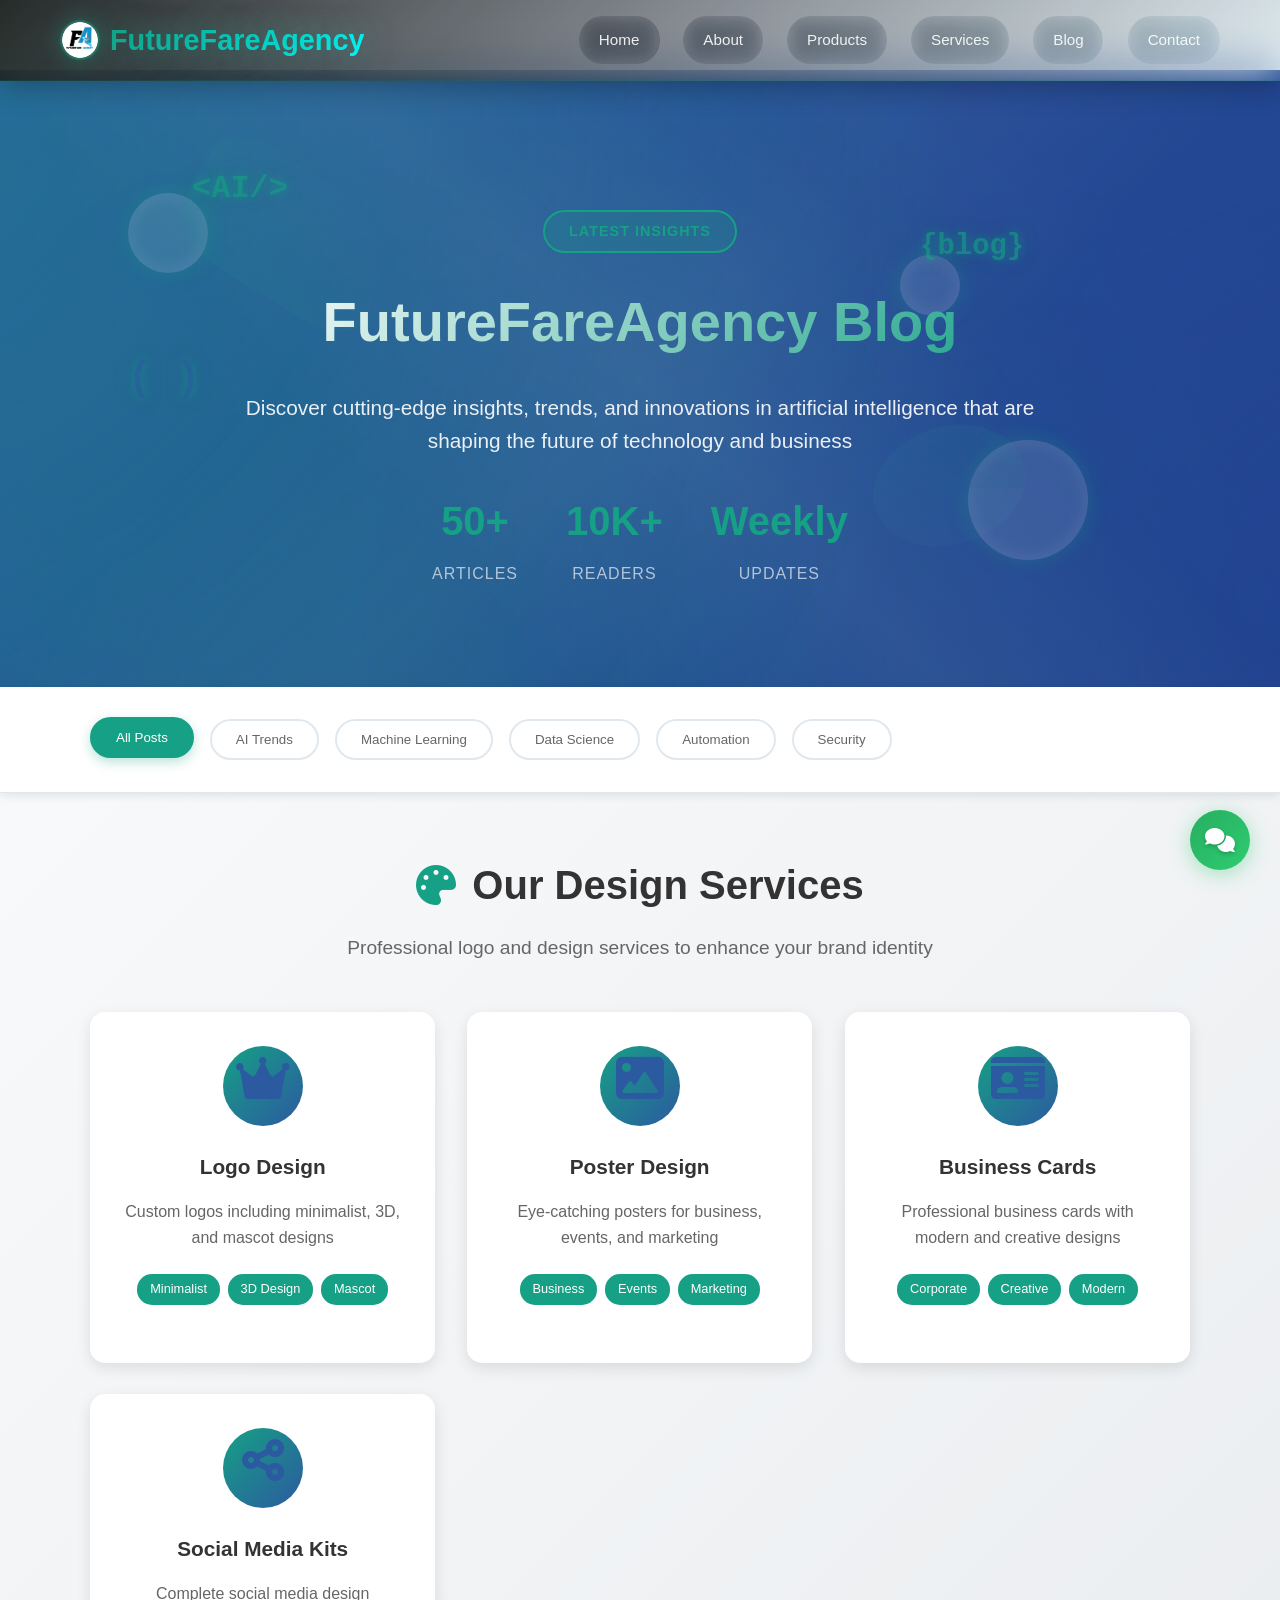
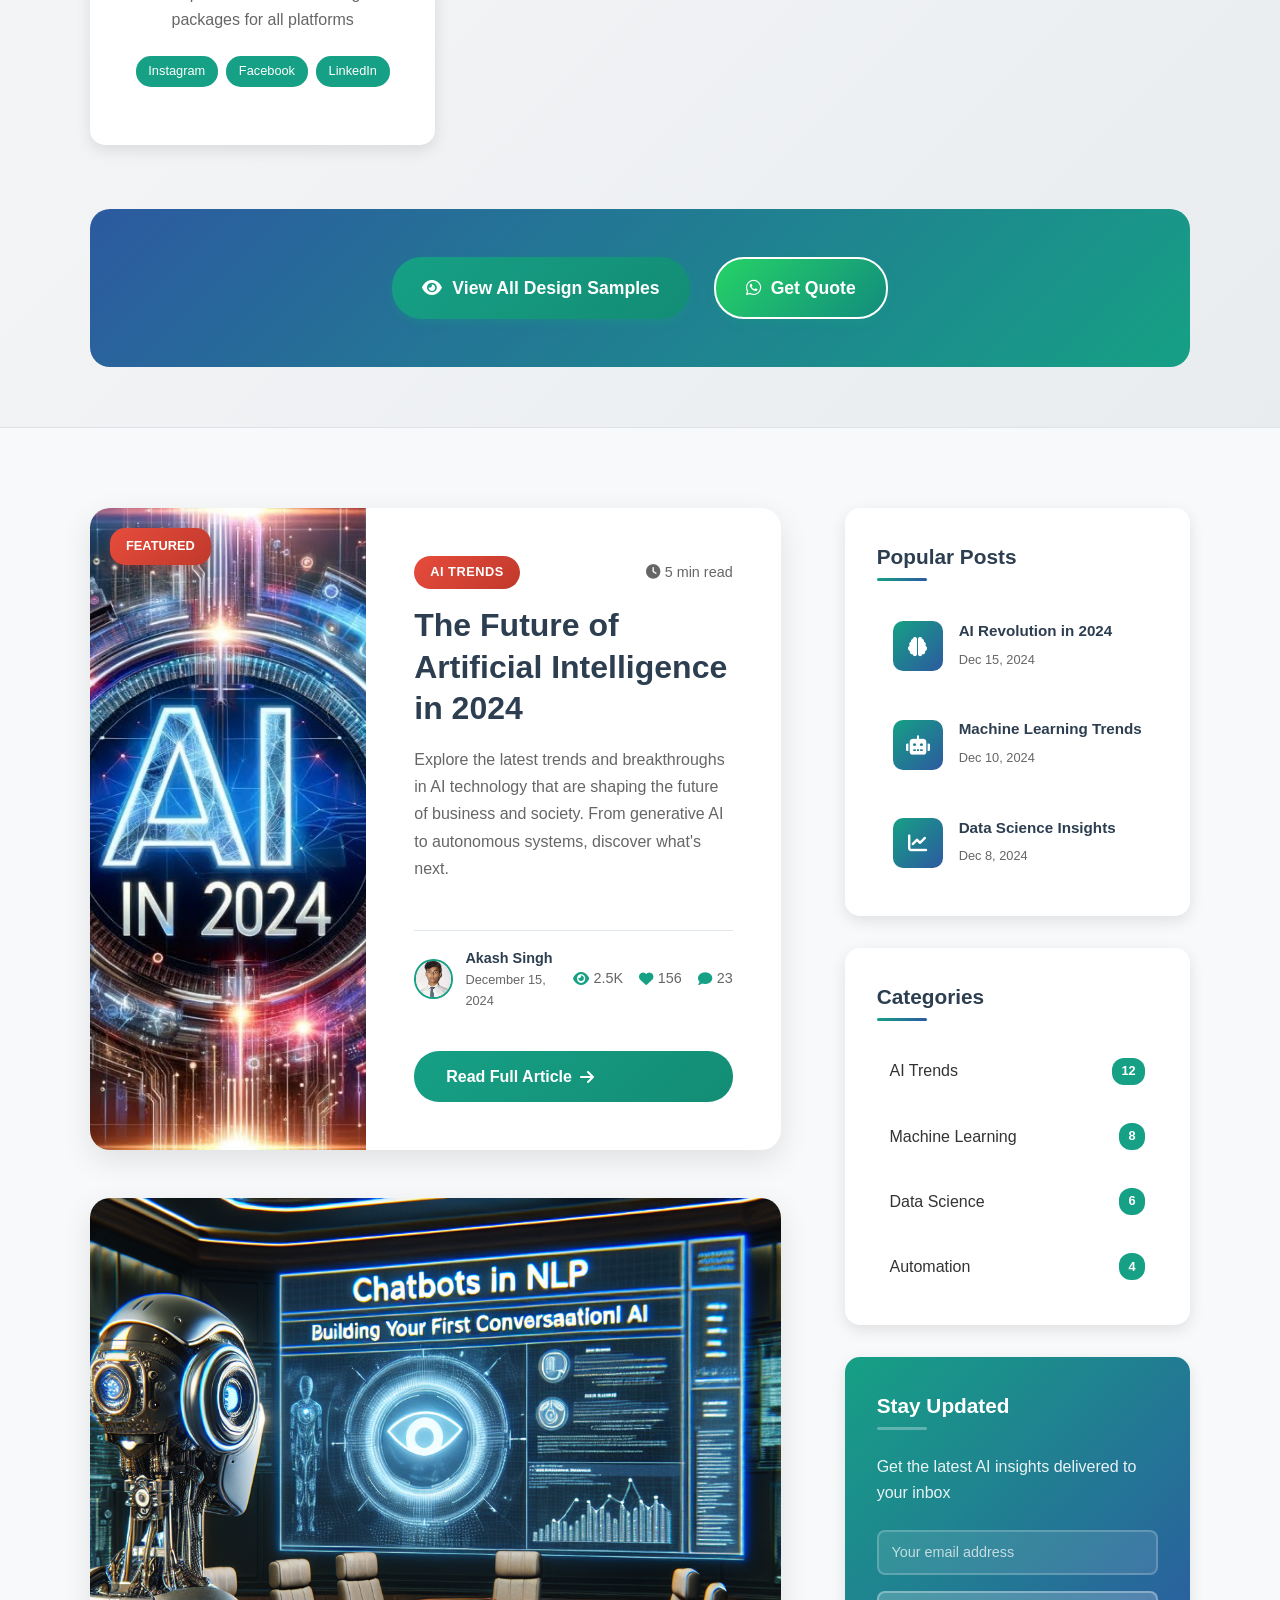
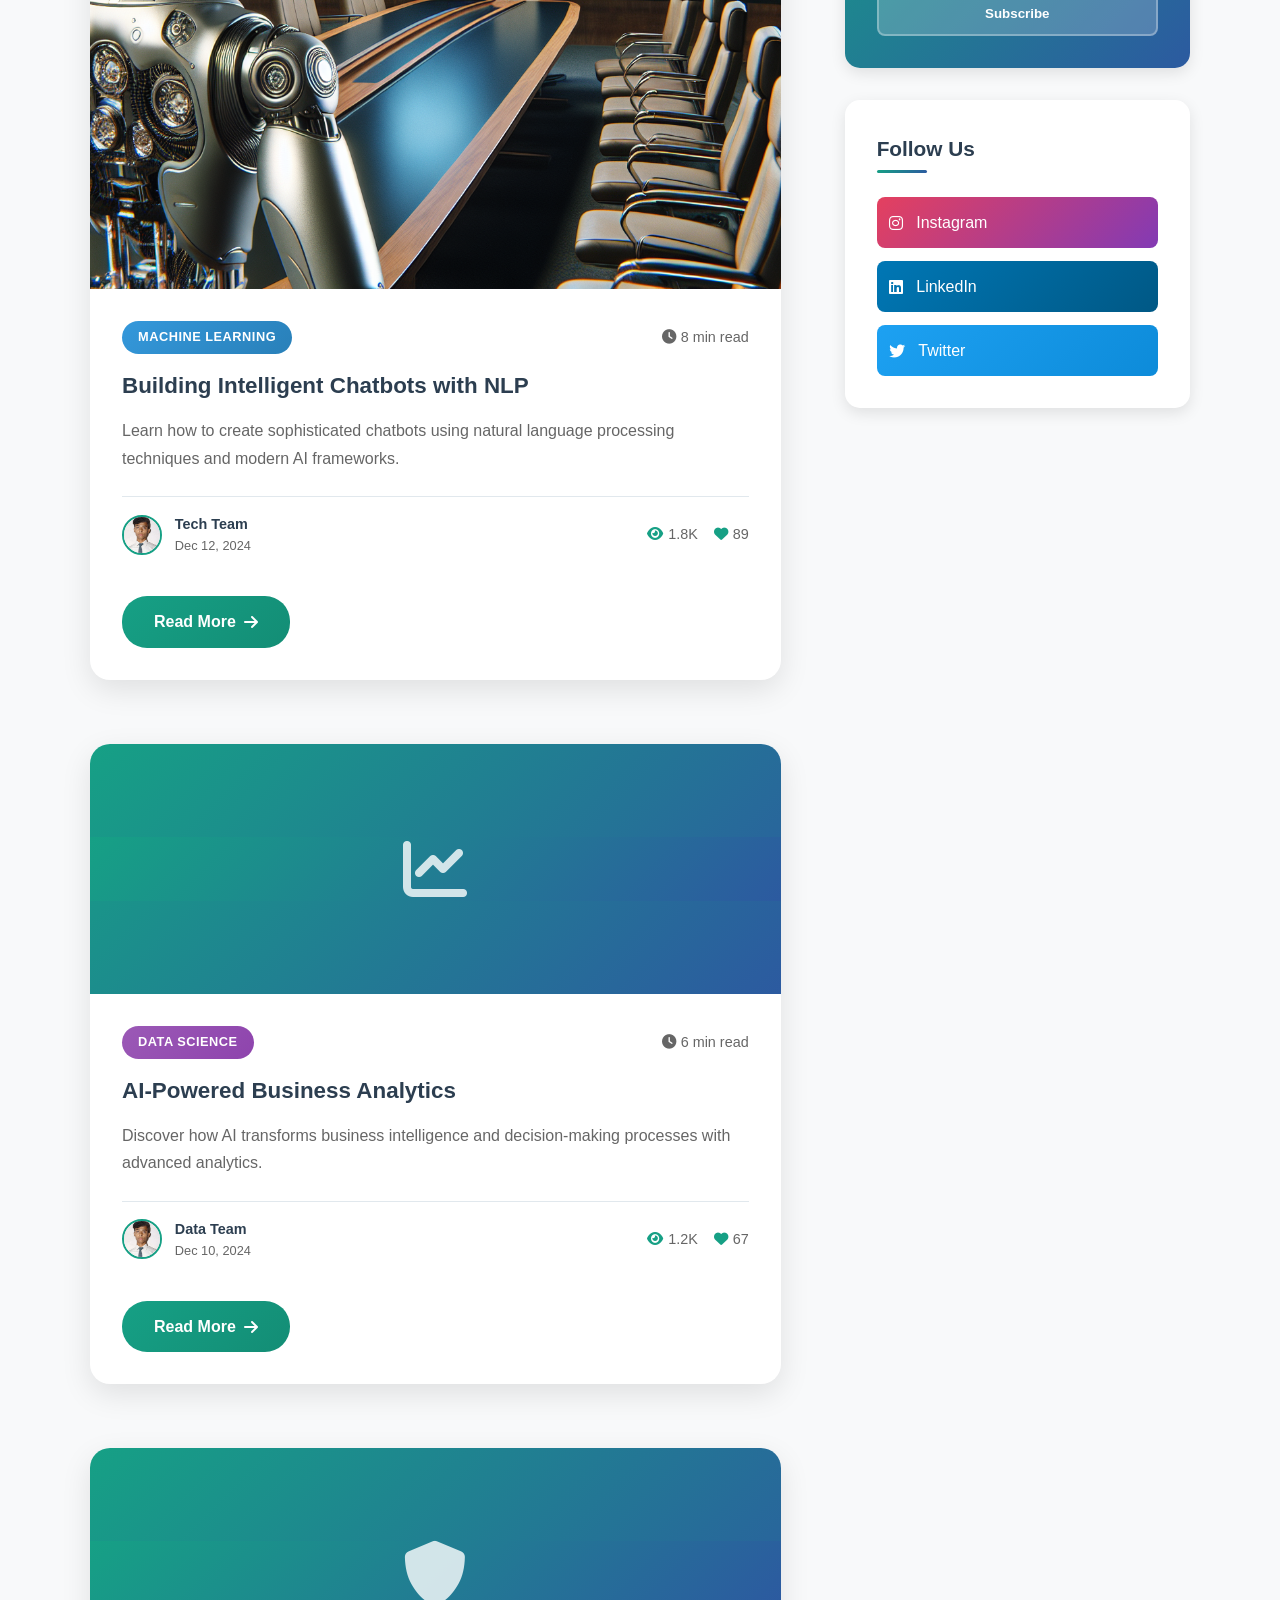
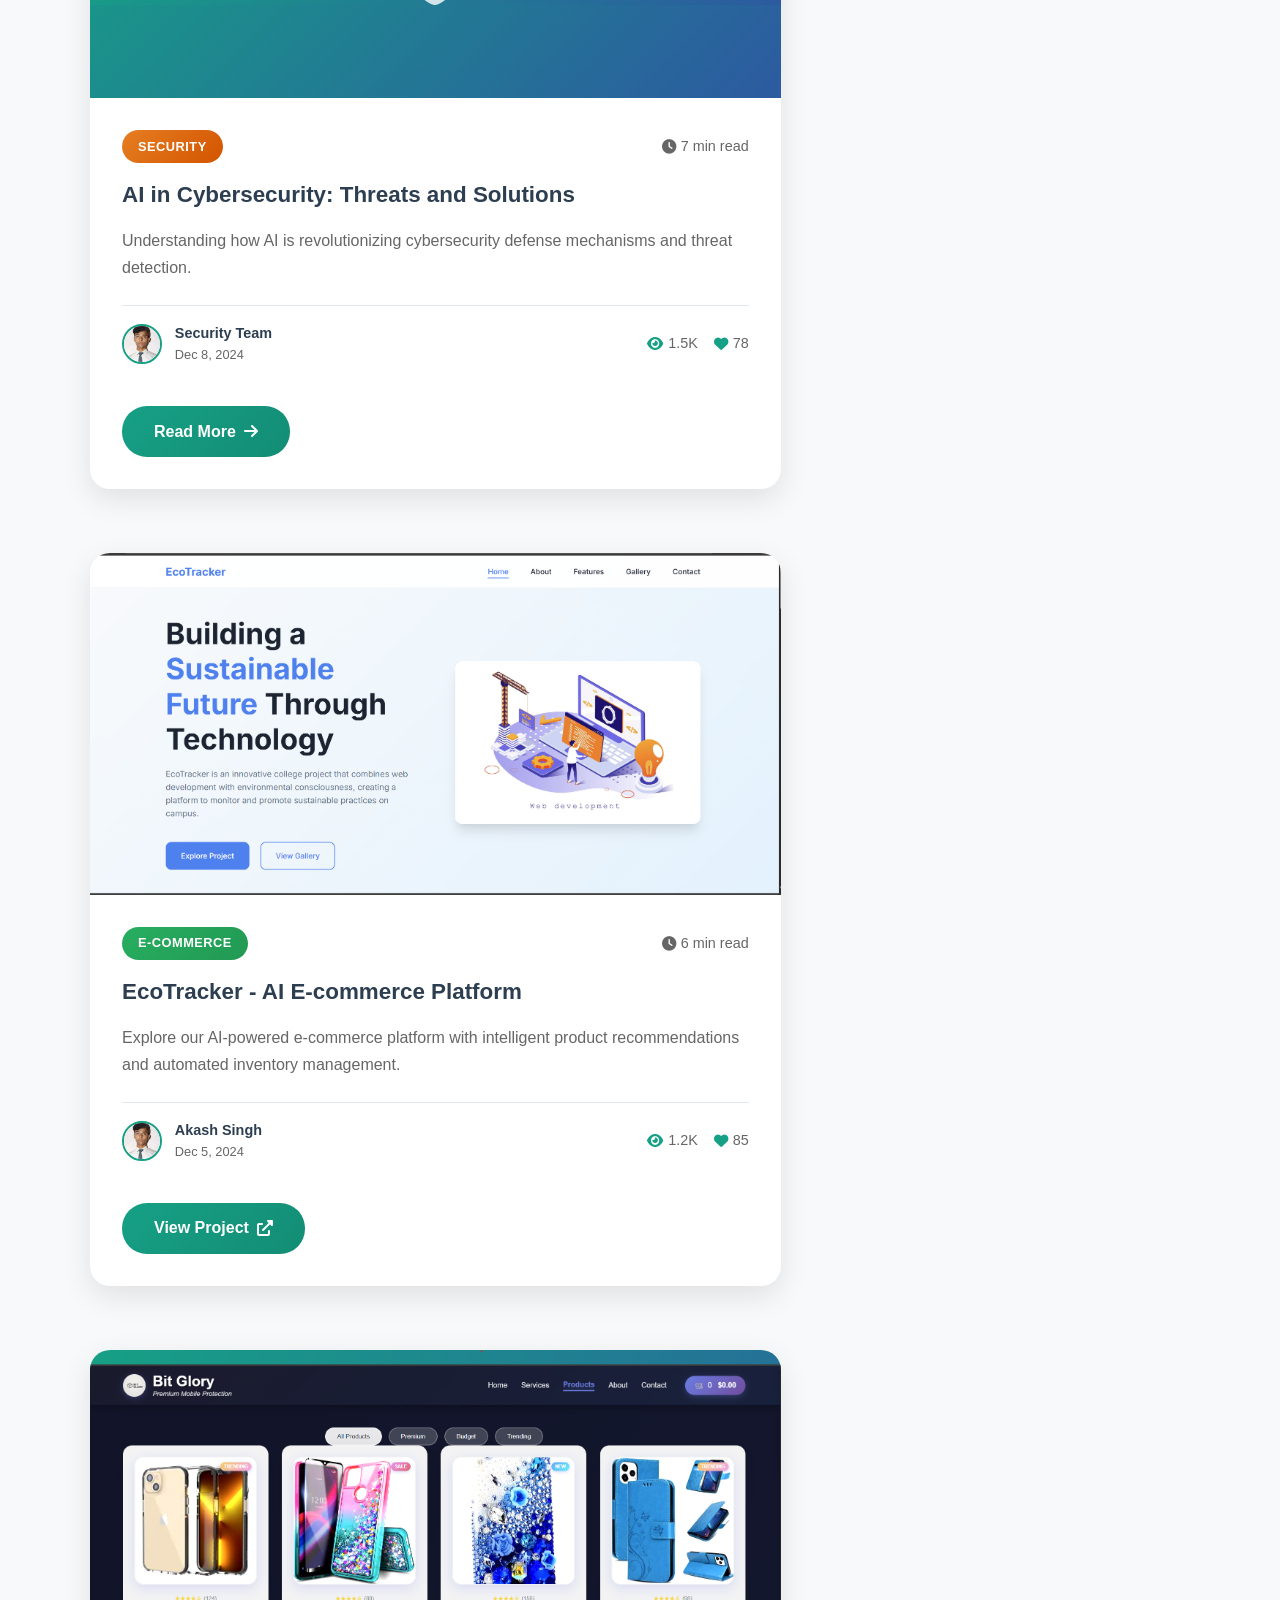
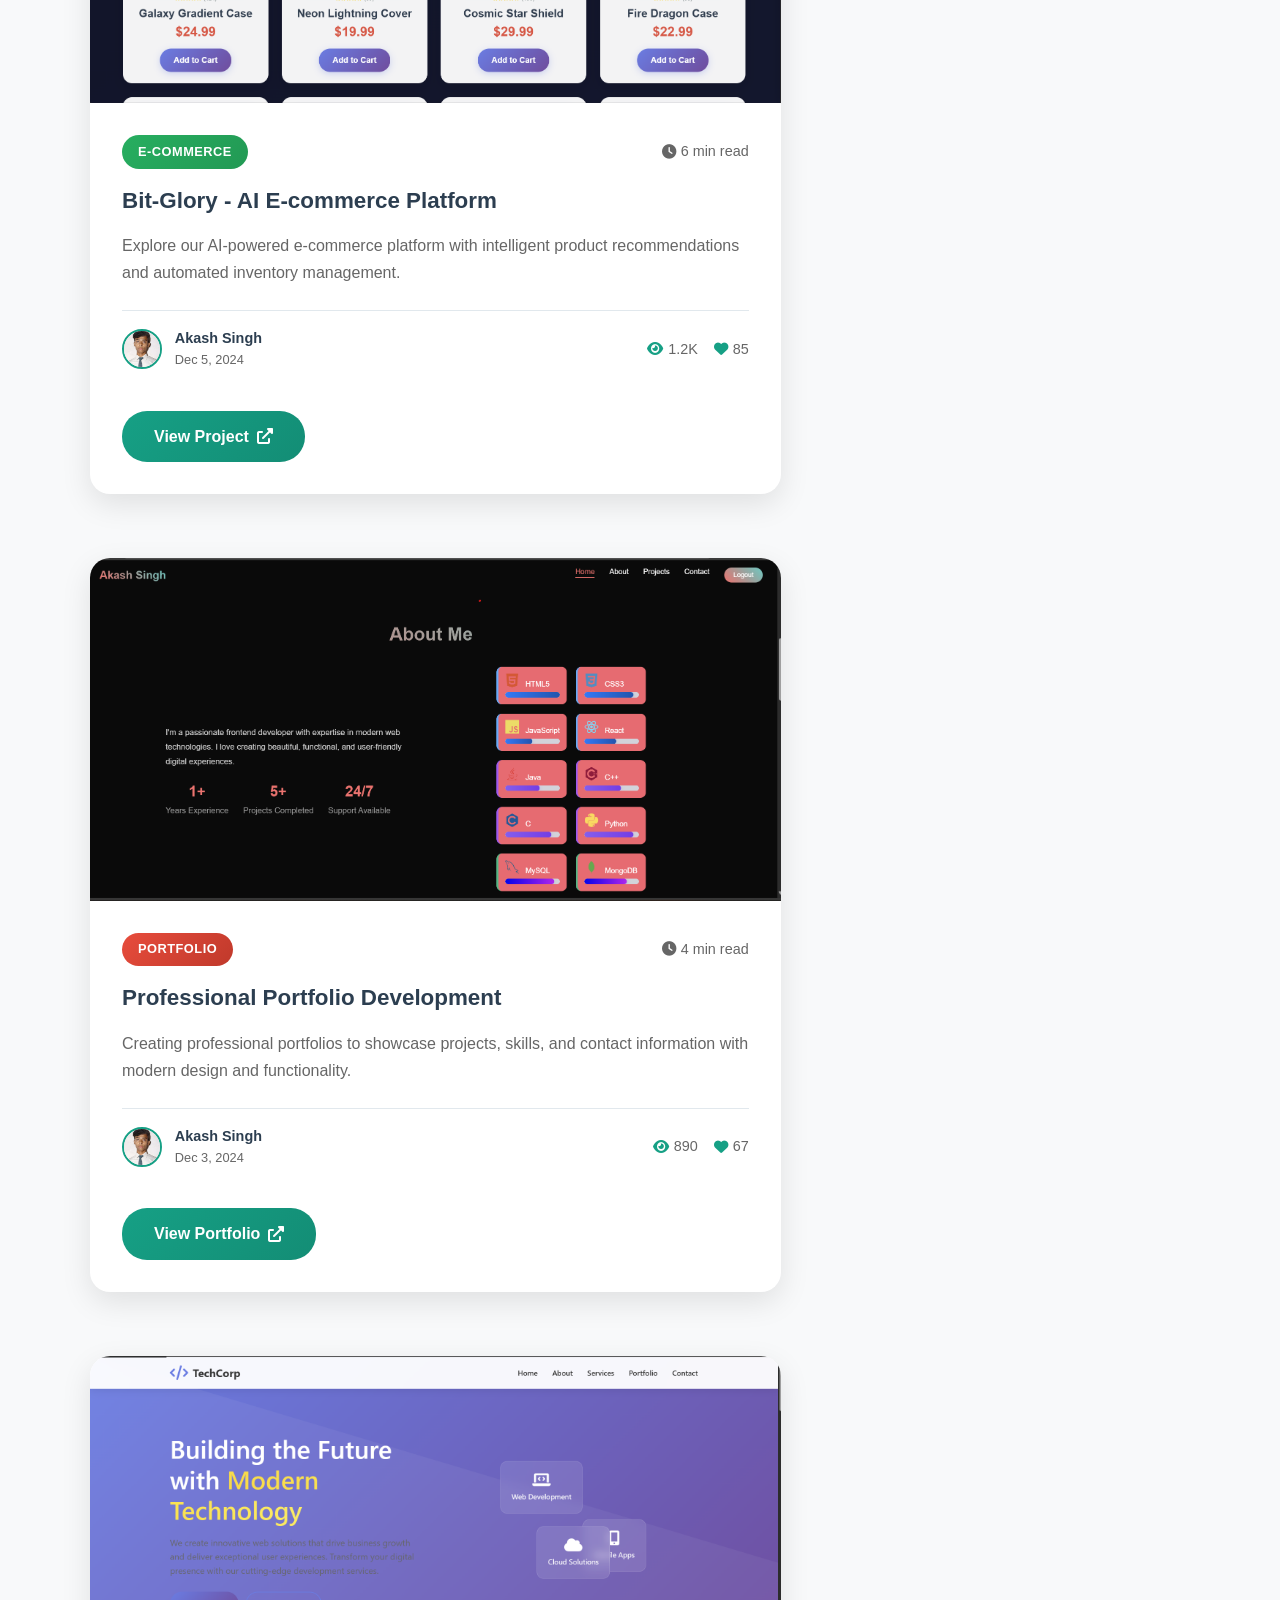
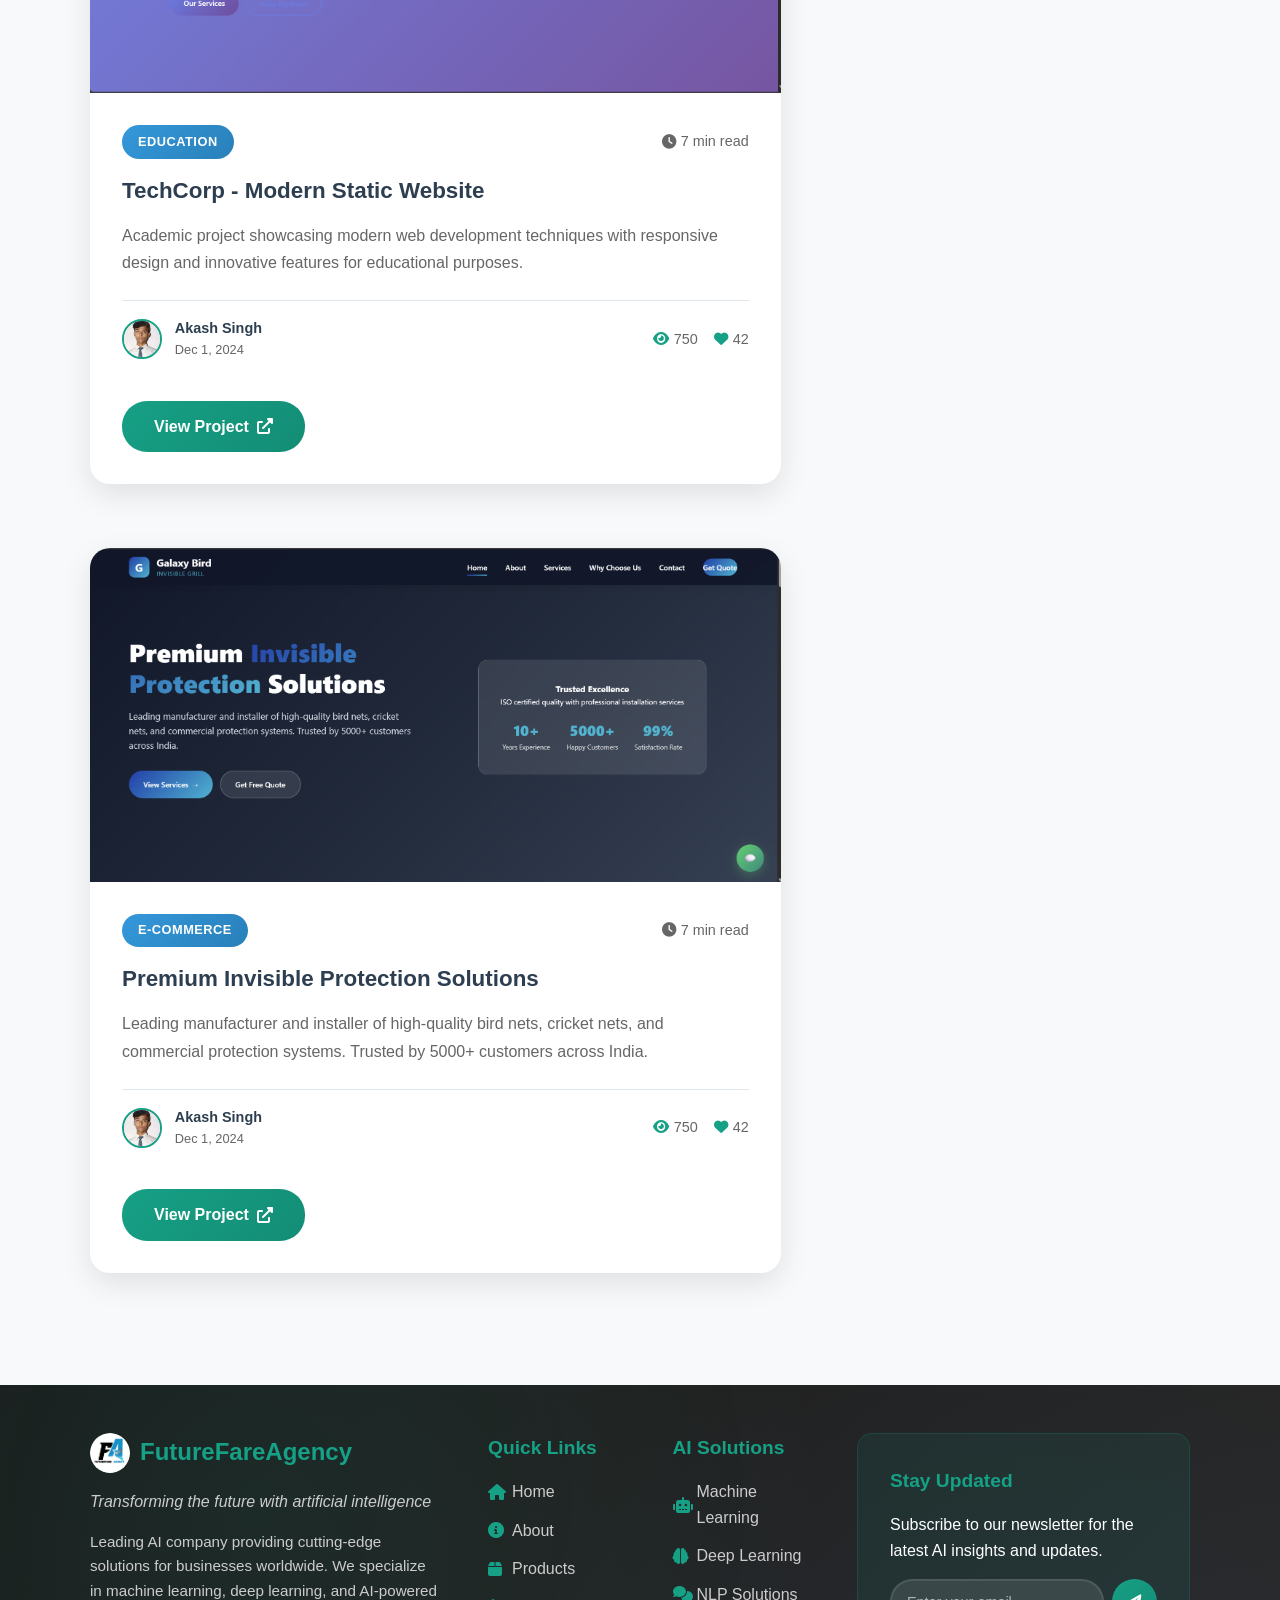
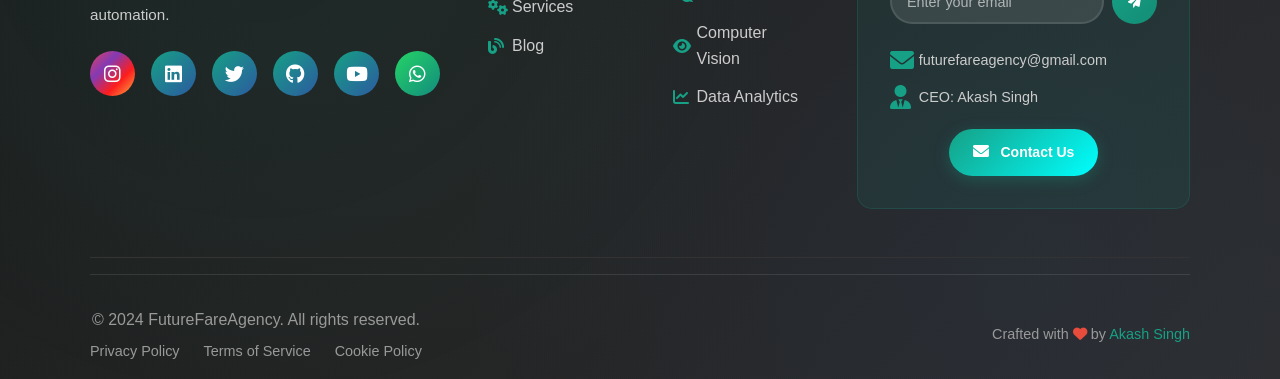
<file: blog-enhanced.html>
<!DOCTYPE html>
<html lang="en">
<head>
    <meta charset="UTF-8">
    <meta name="viewport" content="width=device-width, initial-scale=1.0">
    <title>Blog - FutureFareAgency</title>
    <link rel="icon" type="image/x-icon" href="Images\AI.jpg">
    <meta name="theme-color" content="#16a085">
    <link rel="stylesheet" href="styles.css">
    <link rel="stylesheet" href="blog-enhanced.css">
    <link href="https://cdnjs.cloudflare.com/ajax/libs/font-awesome/6.0.0/css/all.min.css" rel="stylesheet">

</head>
<body>
    <!-- Navigation -->
    <nav class="navbar">
        <div class="nav-container">
            <div class="nav-logo">
                <img src="Images\AI.jpg" alt="FutureFareAgency Logo" class="logo-img">
                <h2>FutureFareAgency</h2>
            </div>
            <ul class="nav-menu">
                <li><a href="index.html">Home</a></li>
                <li><a href="index.html#about">About</a></li>
                <li><a href="index.html#products">Products</a></li>
                <li><a href="index.html#services">Services</a></li>
                <li><a href="blog-enhanced.html" class="active">Blog</a></li>
                <li><a href="index.html#contact">Contact</a></li>
            </ul>
            <div class="hamburger">
                <span></span>
                <span></span>
                <span></span>
            </div>
        </div>
    </nav>

    <!-- Enhanced Blog Header -->
    <section class="blog-header">
        <div class="hero-bg-animation">
            <div class="floating-shapes">
                <div class="shape shape-1"></div>
                <div class="shape shape-2"></div>
                <div class="shape shape-3"></div>
            </div>
            <div class="code-elements">
                <div class="code-snippet code-1">&lt;AI/&gt;</div>
                <div class="code-snippet code-2">{blog}</div>
                <div class="code-snippet code-3">( )</div>
            </div>
        </div>
        <div class="container">
            <div class="blog-header-content">
                <span class="blog-badge">Latest Insights</span>
                <h1>FutureFareAgency Blog</h1>
                <p>Discover cutting-edge insights, trends, and innovations in artificial intelligence that are shaping the future of technology and business</p>
                <div class="blog-stats">
                    <div class="stat-item">
                        <span class="stat-number">50+</span>
                        <span class="stat-label">Articles</span>
                    </div>
                    <div class="stat-item">
                        <span class="stat-number">10K+</span>
                        <span class="stat-label">Readers</span>
                    </div>
                    <div class="stat-item">
                        <span class="stat-number">Weekly</span>
                        <span class="stat-label">Updates</span>
                    </div>
                </div>
            </div>
        </div>
    </section>

    <!-- Blog Categories Filter -->
    <section class="blog-categories">
        <div class="container">
            <div class="categories-filter">
                <button class="category-btn active" data-category="all">All Posts</button>
                <button class="category-btn" data-category="ai-trends">AI Trends</button>
                <button class="category-btn" data-category="machine-learning">Machine Learning</button>
                <button class="category-btn" data-category="data-science">Data Science</button>
                <button class="category-btn" data-category="automation">Automation</button>
                <button class="category-btn" data-category="security">Security</button>
            </div>

        </div>
    </section>

    <!-- Logo Services Section -->
    <section class="logo-services">
        <div class="container">
            <div class="section-header">
                <h2><i class="fas fa-palette"></i> Our Design Services</h2>
                <p>Professional logo and design services to enhance your brand identity</p>
            </div>
            <div class="services-grid">
                <div class="service-card" onclick="window.open('design-samples.html', '_blank')">
                    <div class="service-icon">
                        <i class="fas fa-crown"></i>
                    </div>
                    <h3>Logo Design</h3>
                    <p>Custom logos including minimalist, 3D, and mascot designs</p>
                    <div class="service-features">
                        <span class="feature-tag">Minimalist</span>
                        <span class="feature-tag">3D Design</span>
                        <span class="feature-tag">Mascot</span>
                    </div>
                </div>
                <div class="service-card" onclick="window.open('design-samples.html', '_blank')">
                    <div class="service-icon">
                        <i class="fas fa-image"></i>
                    </div>
                    <h3>Poster Design</h3>
                    <p>Eye-catching posters for business, events, and marketing</p>
                    <div class="service-features">
                        <span class="feature-tag">Business</span>
                        <span class="feature-tag">Events</span>
                        <span class="feature-tag">Marketing</span>
                    </div>
                </div>
                <div class="service-card" onclick="window.open('design-samples.html', '_blank')">
                    <div class="service-icon">
                        <i class="fas fa-id-card"></i>
                    </div>
                    <h3>Business Cards</h3>
                    <p>Professional business cards with modern and creative designs</p>
                    <div class="service-features">
                        <span class="feature-tag">Corporate</span>
                        <span class="feature-tag">Creative</span>
                        <span class="feature-tag">Modern</span>
                    </div>
                </div>
                <div class="service-card" onclick="window.open('design-samples.html', '_blank')">
                    <div class="service-icon">
                        <i class="fas fa-share-alt"></i>
                    </div>
                    <h3>Social Media Kits</h3>
                    <p>Complete social media design packages for all platforms</p>
                    <div class="service-features">
                        <span class="feature-tag">Instagram</span>
                        <span class="feature-tag">Facebook</span>
                        <span class="feature-tag">LinkedIn</span>
                    </div>
                </div>
            </div>
            <div class="services-cta">
                <a href="design-samples.html" class="cta-btn primary" target="_blank">
                    <i class="fas fa-eye"></i> View All Design Samples
                </a>
                <a href="https://wa.link/36dyhm" class="cta-btn secondary" target="_blank">
                    <i class="fab fa-whatsapp"></i> Get Quote
                </a>
            </div>
        </div>
    </section>

    <!-- Enhanced Blog Content -->
    <section class="blog-content">
        <div class="container">
            <div class="blog-layout">
                <div class="blog-main">
                    <div class="blog-grid" id="blogGrid">
                        <!-- Featured Article -->
                        <article class="blog-post featured" data-category="ai-trends">
                            <div class="post-badge">Featured</div>
                            <div class="post-image">
                                <img src="Images\The Future of Artificial Intelligence in 2024.jpg" alt="AI Future" onerror="this.style.display='none'; this.nextElementSibling.style.display='flex'">
                                <div class="fallback-icon" style="display:none;"><i class="fas fa-brain"></i></div>
                                <div class="post-overlay">
                                    <div class="post-actions">
                                        <button class="action-btn" title="Like"><i class="fas fa-heart"></i></button>
                                        <button class="action-btn" title="Share"><i class="fas fa-share"></i></button>
                                        <button class="action-btn" title="Bookmark"><i class="fas fa-bookmark"></i></button>
                                    </div>
                                </div>
                            </div>
                            <div class="post-content">
                                <div class="post-header">
                                    <span class="post-category ai-trends">AI Trends</span>
                                    <span class="reading-time"><i class="fas fa-clock"></i> 5 min read</span>
                                </div>
                                <h2>The Future of Artificial Intelligence in 2024</h2>
                                <p>Explore the latest trends and breakthroughs in AI technology that are shaping the future of business and society. From generative AI to autonomous systems, discover what's next.</p>
                                <div class="post-meta">
                                    <div class="author-info">
                                        <img src="Images\akash.jpg" alt="Akash Singh" class="author-avatar">
                                        <div class="author-details">
                                            <span class="author-name">Akash Singh</span>
                                            <span class="post-date">December 15, 2024</span>
                                        </div>
                                    </div>
                                    <div class="post-stats">
                                        <span class="stat"><i class="fas fa-eye"></i> 2.5K</span>
                                        <span class="stat"><i class="fas fa-heart"></i> 156</span>
                                        <span class="stat"><i class="fas fa-comment"></i> 23</span>
                                    </div>
                                </div>
                                <a href="https://www.analyticsinsight.net/artificial-intelligence/the-future-of-artificial-intelligence-2024" class="read-more" target="_blank">
                                    <span>Read Full Article</span>
                                    <i class="fas fa-arrow-right"></i>
                                </a>
                            </div>
                        </article>

                        <!-- Blog Posts Grid -->
                        <div class="posts-grid">
                            <article class="blog-post" data-category="machine-learning">
                                <div class="post-image">
                                    <img src="Images\NLP.png" alt="Chatbot NLP" onerror="this.style.display='none'; this.nextElementSibling.style.display='flex'">
                                    <div class="fallback-icon" style="display:none;"><i class="fas fa-robot"></i></div>
                                    <div class="post-overlay">
                                        <div class="post-actions">
                                            <button class="action-btn" title="Like"><i class="fas fa-heart"></i></button>
                                            <button class="action-btn" title="Share"><i class="fas fa-share"></i></button>
                                            <button class="action-btn" title="Bookmark"><i class="fas fa-bookmark"></i></button>
                                        </div>
                                    </div>
                                </div>
                                <div class="post-content">
                                    <div class="post-header">
                                        <span class="post-category machine-learning">Machine Learning</span>
                                        <span class="reading-time"><i class="fas fa-clock"></i> 8 min read</span>
                                    </div>
                                    <h3>Building Intelligent Chatbots with NLP</h3>
                                    <p>Learn how to create sophisticated chatbots using natural language processing techniques and modern AI frameworks.</p>
                                    <div class="post-meta">
                                        <div class="author-info">
                                            <img src="Images\akash.jpg" alt="Author" class="author-avatar">
                                            <div class="author-details">
                                                <span class="author-name">Tech Team</span>
                                                <span class="post-date">Dec 12, 2024</span>
                                            </div>
                                        </div>
                                        <div class="post-stats">
                                            <span class="stat"><i class="fas fa-eye"></i> 1.8K</span>
                                            <span class="stat"><i class="fas fa-heart"></i> 89</span>
                                        </div>
                                    </div>
                                    <a href="https://codezup.com/building-chatbots-with-natural-language-processing/" class="read-more" target="_blank">
                                        <span>Read More</span>
                                        <i class="fas fa-arrow-right"></i>
                                    </a>
                                </div>
                            </article>

                            <article class="blog-post" data-category="data-science">
                                <div class="post-image">
                                    <div class="fallback-icon"><i class="fas fa-chart-line"></i></div>
                                </div>
                                <div class="post-content">
                                    <div class="post-header">
                                        <span class="post-category data-science">Data Science</span>
                                        <span class="reading-time"><i class="fas fa-clock"></i> 6 min read</span>
                                    </div>
                                    <h3>AI-Powered Business Analytics</h3>
                                    <p>Discover how AI transforms business intelligence and decision-making processes with advanced analytics.</p>
                                    <div class="post-meta">
                                        <div class="author-info">
                                            <img src="Images\akash.jpg" alt="Author" class="author-avatar">
                                            <div class="author-details">
                                                <span class="author-name">Data Team</span>
                                                <span class="post-date">Dec 10, 2024</span>
                                            </div>
                                        </div>
                                        <div class="post-stats">
                                            <span class="stat"><i class="fas fa-eye"></i> 1.2K</span>
                                            <span class="stat"><i class="fas fa-heart"></i> 67</span>
                                        </div>
                                    </div>
                                    <a href="#" class="read-more">
                                        <span>Read More</span>
                                        <i class="fas fa-arrow-right"></i>
                                    </a>
                                </div>
                            </article>

                            <article class="blog-post" data-category="security">
                                <div class="post-image">
                                    <div class="fallback-icon"><i class="fas fa-shield-alt"></i></div>
                                </div>
                                <div class="post-content">
                                    <div class="post-header">
                                        <span class="post-category security">Security</span>
                                        <span class="reading-time"><i class="fas fa-clock"></i> 7 min read</span>
                                    </div>
                                    <h3>AI in Cybersecurity: Threats and Solutions</h3>
                                    <p>Understanding how AI is revolutionizing cybersecurity defense mechanisms and threat detection.</p>
                                    <div class="post-meta">
                                        <div class="author-info">
                                            <img src="Images\akash.jpg" alt="Author" class="author-avatar">
                                            <div class="author-details">
                                                <span class="author-name">Security Team</span>
                                                <span class="post-date">Dec 8, 2024</span>
                                            </div>
                                        </div>
                                        <div class="post-stats">
                                            <span class="stat"><i class="fas fa-eye"></i> 1.5K</span>
                                            <span class="stat"><i class="fas fa-heart"></i> 78</span>
                                        </div>
                                    </div>
                                    <a href="#" class="read-more">
                                        <span>Read More</span>
                                        <i class="fas fa-arrow-right"></i>
                                    </a>
                                </div>
                            </article>

                            <article class="blog-post" data-category="automation">
                                <div class="post-image">
                                <img src="Images\EcoTracker.png" alt="Chatbot NLP" onerror="this.style.display='none'; this.nextElementSibling.style.display='flex'">

                                    
                                </div>
                                <div class="post-content">
                                    <div class="post-header">
                                        <span class="post-category automation">E-commerce</span>
                                        <span class="reading-time"><i class="fas fa-clock"></i> 6 min read</span>
                                    </div>
                                    <h3>EcoTracker - AI E-commerce Platform</h3>
                                    <p>Explore our AI-powered e-commerce platform with intelligent product recommendations and automated inventory management.</p>
                                    <div class="post-meta">
                                        <div class="author-info">
                                            <img src="Images\akash.jpg" alt="Author" class="author-avatar">
                                            <div class="author-details">
                                                <span class="author-name">Akash Singh</span>
                                                <span class="post-date">Dec 5, 2024</span>
                                            </div>
                                        </div>
                                        <div class="post-stats">
                                            <span class="stat"><i class="fas fa-eye"></i> 1.2K</span>
                                            <span class="stat"><i class="fas fa-heart"></i> 85</span>
                                        </div>
                                    </div>
                                    <a href="https://akashpatel-89.github.io/EcoTracker/" class="read-more" target="_blank">
                                        <span>View Project</span>
                                        <i class="fas fa-external-link-alt"></i>
                                    </a>
                                </div>
                            </article>


                            
                            <article class="blog-post" data-category="automation">
                                <div class="post-image">
                                    <img src="Images\BitGlory.png" alt="Chatbot NLP" onerror="this.style.display='none'; this.nextElementSibling.style.display='flex'">
                                    
                                </div>
                                <div class="post-content">
                                    <div class="post-header">
                                        <span class="post-category automation">E-commerce</span>
                                        <span class="reading-time"><i class="fas fa-clock"></i> 6 min read</span>
                                    </div>
                                    <h3>Bit-Glory - AI E-commerce Platform</h3>
                                    <p>Explore our AI-powered e-commerce platform with intelligent product recommendations and automated inventory management.</p>
                                    <div class="post-meta">
                                        <div class="author-info">
                                            <img src="Images\akash.jpg" alt="Author" class="author-avatar">
                                            <div class="author-details">
                                                <span class="author-name">Akash Singh</span>
                                                <span class="post-date">Dec 5, 2024</span>
                                            </div>
                                        </div>
                                        <div class="post-stats">
                                            <span class="stat"><i class="fas fa-eye"></i> 1.2K</span>
                                            <span class="stat"><i class="fas fa-heart"></i> 85</span>
                                        </div>
                                    </div>
                                    <a href="https://bitglory.vercel.app/" class="read-more" target="_blank">
                                        <span>View Project</span>
                                        <i class="fas fa-external-link-alt"></i>
                                    </a>
                                </div>
                            </article>

                            <article class="blog-post" data-category="ai-trends">
                                <div class="post-image">
                                <img src="Images\AkashPro.png" alt="Chatbot NLP" onerror="this.style.display='none'; this.nextElementSibling.style.display='flex'">

                                    
                                </div>
                                <div class="post-content">
                                    <div class="post-header">
                                        <span class="post-category ai-trends">Portfolio</span>
                                        <span class="reading-time"><i class="fas fa-clock"></i> 4 min read</span>
                                    </div>
                                    <h3>Professional Portfolio Development</h3>
                                    <p>Creating professional portfolios to showcase projects, skills, and contact information with modern design and functionality.</p>
                                    <div class="post-meta">
                                        <div class="author-info">
                                            <img src="Images\akash.jpg" alt="Author" class="author-avatar">
                                            <div class="author-details">
                                                <span class="author-name">Akash Singh</span>
                                                <span class="post-date">Dec 3, 2024</span>
                                            </div>
                                        </div>
                                        <div class="post-stats">
                                            <span class="stat"><i class="fas fa-eye"></i> 890</span>
                                            <span class="stat"><i class="fas fa-heart"></i> 67</span>
                                        </div>
                                    </div>
                                    <a href="https://asportfolio-three.vercel.app/login.html" class="read-more" target="_blank">
                                        <span>View Portfolio</span>
                                        <i class="fas fa-external-link-alt"></i>
                                    </a>
                                </div>
                            </article>

                            <article class="blog-post" data-category="machine-learning">
                                <div class="post-image">
                                <img src="Images\Techcrop.png" alt="Chatbot NLP" onerror="this.style.display='none'; this.nextElementSibling.style.display='flex'">



                                    
                                </div>
                                <div class="post-content">
                                    <div class="post-header">
                                        <span class="post-category machine-learning">Education</span>
                                        <span class="reading-time"><i class="fas fa-clock"></i> 7 min read</span>
                                    </div>
                                    <h3>TechCorp - Modern Static Website</h3>
                                    <p>Academic project showcasing modern web development techniques with responsive design and innovative features for educational purposes.</p>
                                    <div class="post-meta">
                                        <div class="author-info">
                                            <img src="Images\akash.jpg" alt="Author" class="author-avatar">
                                            <div class="author-details">
                                                <span class="author-name">Akash Singh</span>
                                                <span class="post-date">Dec 1, 2024</span>
                                            </div>
                                        </div>
                                        <div class="post-stats">
                                            <span class="stat"><i class="fas fa-eye"></i> 750</span>
                                            <span class="stat"><i class="fas fa-heart"></i> 42</span>
                                        </div>
                                    </div>
                                    <a href="https://akashpatel-89.github.io/TechCorp---Modern-Static-Website/" class="read-more" target="_blank">
                                        <span>View Project</span>
                                        <i class="fas fa-external-link-alt"></i>
                                    </a>
                                </div>
                            </article>


                            <article class="blog-post" data-category="machine-learning">
                                <div class="post-image">
                                <img src="Images\GalaxyBirds.png" alt="Chatbot NLP" onerror="this.style.display='none'; this.nextElementSibling.style.display='flex'">
                            </div>
                                <div class="post-content">
                                    <div class="post-header">
                                        <span class="post-category machine-learning">E-commerce</span>
                                        <span class="reading-time"><i class="fas fa-clock"></i> 7 min read</span>
                                    </div>
                                    <h3>Premium Invisible Protection Solutions</h3>
                                    <p>Leading manufacturer and installer of high-quality bird nets, cricket nets, and commercial protection systems. Trusted by 5000+ customers across India.</p>
                                    <div class="post-meta">
                                        <div class="author-info">
                                            <img src="Images\akash.jpg" alt="Author" class="author-avatar">
                                            <div class="author-details">
                                                <span class="author-name">Akash Singh</span>
                                                <span class="post-date">Dec 1, 2024</span>
                                            </div>
                                        </div>
                                        <div class="post-stats">
                                            <span class="stat"><i class="fas fa-eye"></i> 750</span>
                                            <span class="stat"><i class="fas fa-heart"></i> 42</span>
                                        </div>
                                    </div>
                                    <a href="https://galaxybirdinvisiblegrill.vercel.app/" class="read-more" target="_blank">
                                        <span>View Project</span>
                                        <i class="fas fa-external-link-alt"></i>
                                    </a>
                                </div>
                            </article>

                        </div>
                    </div>
                </div>
                
                <!-- Blog Sidebar -->
                <aside class="blog-sidebar">
                    <div class="sidebar-widget">
                        <h3>Popular Posts</h3>
                        <div class="popular-posts">
                            <div class="popular-post">
                                <div class="popular-post-image">
                                    <i class="fas fa-brain"></i>
                                </div>
                                <div class="popular-post-content">
                                    <h4>AI Revolution in 2024</h4>
                                    <span class="popular-post-date">Dec 15, 2024</span>
                                </div>
                            </div>
                            <div class="popular-post">
                                <div class="popular-post-image">
                                    <i class="fas fa-robot"></i>
                                </div>
                                <div class="popular-post-content">
                                    <h4>Machine Learning Trends</h4>
                                    <span class="popular-post-date">Dec 10, 2024</span>
                                </div>
                            </div>
                            <div class="popular-post">
                                <div class="popular-post-image">
                                    <i class="fas fa-chart-line"></i>
                                </div>
                                <div class="popular-post-content">
                                    <h4>Data Science Insights</h4>
                                    <span class="popular-post-date">Dec 8, 2024</span>
                                </div>
                            </div>
                        </div>
                    </div>
                    
                    <div class="sidebar-widget">
                        <h3>Categories</h3>
                        <div class="category-list">
                            <div class="category-item">
                                <span>AI Trends</span>
                                <span class="category-count">12</span>
                            </div>
                            <div class="category-item">
                                <span>Machine Learning</span>
                                <span class="category-count">8</span>
                            </div>
                            <div class="category-item">
                                <span>Data Science</span>
                                <span class="category-count">6</span>
                            </div>
                            <div class="category-item">
                                <span>Automation</span>
                                <span class="category-count">4</span>
                            </div>
                        </div>
                    </div>
                    
                    <div class="sidebar-widget newsletter-widget">
                        <h3>Stay Updated</h3>
                        <p>Get the latest AI insights delivered to your inbox</p>
                        <form class="sidebar-newsletter">
                            <input type="email" placeholder="Your email address" required>
                            <button type="submit">Subscribe</button>
                        </form>
                    </div>
                    
                    <div class="sidebar-widget">
                        <h3>Follow Us</h3>
                        <div class="social-follow">
                            <a href="https://www.instagram.com/futurefareagency/" target="_blank" class="social-btn instagram">
                                <i class="fab fa-instagram"></i>
                                <span>Instagram</span>
                            </a>
                            <a href="#" class="social-btn linkedin">
                                <i class="fab fa-linkedin"></i>
                                <span>LinkedIn</span>
                            </a>
                            <a href="#" class="social-btn twitter">
                                <i class="fab fa-twitter"></i>
                                <span>Twitter</span>
                            </a>
                        </div>
                    </div>
                </aside>
            </div>
        </div>
    </section>

    <!-- Enhanced Footer -->
    <footer class="footer enhanced-footer">
        <div class="container">
            <div class="footer-content">
                <div class="footer-section company-info">
                    <div class="footer-logo">
                        <img src="Images\AI.jpg" alt="FutureFareAgency Logo" class="footer-logo-img">
                        <h3>FutureFareAgency</h3>
                    </div>
                    <p class="footer-tagline">Transforming the future with artificial intelligence</p>
                    <p class="footer-description">Leading AI company providing cutting-edge solutions for businesses worldwide. We specialize in machine learning, deep learning, and AI-powered automation.</p>
                    <div class="social-links">
                        <a href="https://www.instagram.com/futurefareagency/" target="_blank" class="social-link instagram-link"><i class="fab fa-instagram"></i></a>
                        <a href="#" class="social-link"><i class="fab fa-linkedin"></i></a>
                        <a href="#" class="social-link"><i class="fab fa-twitter"></i></a>
                        <a href="#" class="social-link"><i class="fab fa-github"></i></a>
                        <a href="#" class="social-link"><i class="fab fa-youtube"></i></a>
                        <a href="https://wa.me/918953455851?text=Hello%20FutureFareAgency!%20I'm%20interested%20in%20your%20services." target="_blank" class="social-link whatsapp-link"><i class="fab fa-whatsapp"></i></a>
                    </div>
                </div>
                
                <div class="footer-section">
                    <h4>Quick Links</h4>
                    <ul class="footer-links">
                        <li><a href="index.html"><i class="fas fa-home"></i> Home</a></li>
                        <li><a href="index.html#about"><i class="fas fa-info-circle"></i> About</a></li>
                        <li><a href="index.html#products"><i class="fas fa-box"></i> Products</a></li>
                        <li><a href="index.html#services"><i class="fas fa-cogs"></i> Services</a></li>
                        <li><a href="blog-enhanced.html"><i class="fas fa-blog"></i> Blog</a></li>
                    </ul>
                </div>
                
                <div class="footer-section">
                    <h4>AI Solutions</h4>
                    <ul class="footer-links">
                        <li><a href="#"><i class="fas fa-robot"></i> Machine Learning</a></li>
                        <li><a href="#"><i class="fas fa-brain"></i> Deep Learning</a></li>
                        <li><a href="#"><i class="fas fa-comments"></i> NLP Solutions</a></li>
                        <li><a href="#"><i class="fas fa-eye"></i> Computer Vision</a></li>
                        <li><a href="#"><i class="fas fa-chart-line"></i> Data Analytics</a></li>
                    </ul>
                </div>
                
                <div class="footer-section newsletter-section">
                    <h4>Stay Updated</h4>
                    <p>Subscribe to our newsletter for the latest AI insights and updates.</p>
                    <form class="newsletter-form" id="newsletterForm">
                        <input type="email" placeholder="Enter your email" class="newsletter-input" id="newsletterEmail" required>
                        <button type="submit" class="newsletter-btn"><i class="fas fa-paper-plane"></i></button>
                    </form>
                    <div class="contact-info">
                        <div class="contact-item">
                            <i class="fas fa-envelope"></i>
                            <span><a href="mailto:futurefareagency@gmail.com">futurefareagency@gmail.com</a></span>
                        </div>
                        
                        <div class="contact-item">
                            <i class="fas fa-user-tie"></i>
                            <span>CEO: Akash Singh</span>
                        </div>
                    </div>
                    <div class="footer-contact-buttons">
                        <a href="index.html#contact" class="footer-contact-btn contact-btn">
                            <i class="fas fa-envelope"></i> Contact Us
                        </a>
                    </div>
                </div>
            </div>
            
            <div class="footer-bottom">
                <div class="footer-bottom-content">
                    <div class="copyright">
                        <p>&copy; 2024 FutureFareAgency. All rights reserved.</p>
                        <div class="legal-links">
                            <a href="privacy-policy.html" target="_blank">Privacy Policy</a>
                            <a href="terms-of-service.html"target="_blank">Terms of Service</a>
                            <a href="cookie-policy.html"target="_blank">Cookie Policy</a>
                        </div>
                    </div>
                    <div class="developer-credit">
                        <span>Crafted with <i class="fas fa-heart"></i> by <a href="https://www.linkedin.com/in/akash-singh-347a8a318/" target="_blank">Akash Singh</a></span>
                    </div>
                </div>
            </div>
        </div>
    </footer>

    <!-- Professional Contact Widget -->
    <div class="contact-widget">
        <div class="contact-toggle" id="contactToggle">
            <i class="fas fa-comments"></i>
        </div>
        <div class="contact-options" id="contactOptions">
            <a href="https://wa.link/36dyhm" target="_blank" class="contact-option whatsapp">
                <i class="fab fa-whatsapp"></i>
                <span>WhatsApp</span>
            </a>
            <a href="https://www.instagram.com/future_fare_agency/" target="_blank" class="contact-option instagram">
                <i class="fab fa-instagram"></i>
                <span>Instagram</span>
            </a>
            <a href="tel:+918953455851" class="contact-option phone">
                <i class="fas fa-phone"></i>
                <span>Call Us</span>
            </a>
            <a href="mailto:futurefareagency@gmail.com" class="contact-option email">
                <i class="fas fa-envelope"></i>
                <span>Email</span>
            </a>
        </div>
    </div>

    <script src="script.js"></script>
    <script src="blog-enhanced.js"></script>
    <script src="performance.js"></script>
    <script src="newsletter.js"></script>
    
    <script>
        // Professional Contact Widget Toggle
        const contactToggle = document.getElementById('contactToggle');
        const contactOptions = document.getElementById('contactOptions');
        
        contactToggle.addEventListener('click', function() {
            contactOptions.classList.toggle('active');
        });
        
        // Close when clicking outside
        document.addEventListener('click', function(e) {
            if (!contactToggle.contains(e.target) && !contactOptions.contains(e.target)) {
                contactOptions.classList.remove('active');
            }
        });
    </script>
    
</body>
</html>
</file>
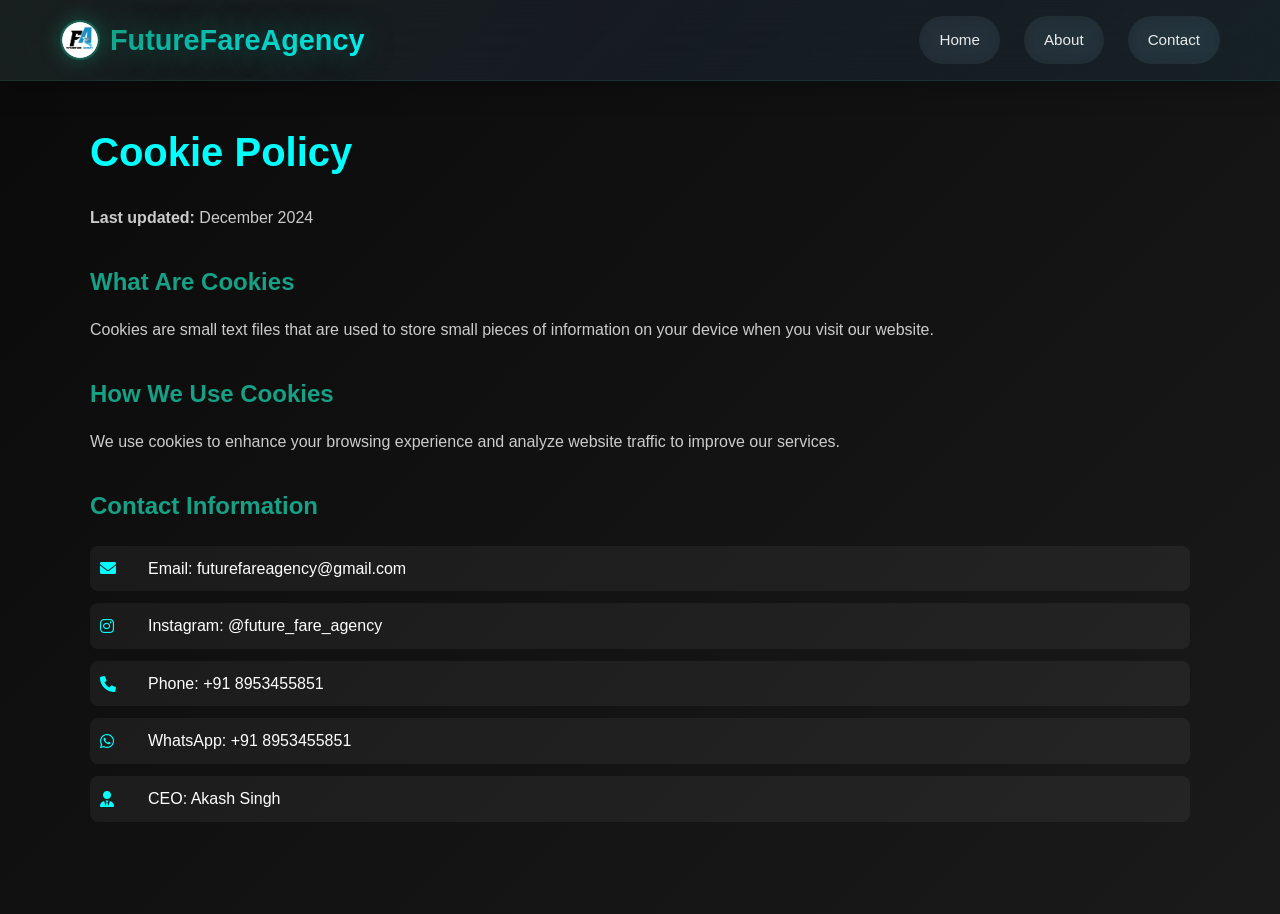
<file: cookie-policy.html>
<!DOCTYPE html>
<html lang="en">
<head>
    <meta charset="UTF-8">
    <meta name="viewport" content="width=device-width, initial-scale=1.0">
    <title>Cookie Policy - FutureFareAgency</title>
    <link rel="icon" type="image/x-icon" href="Images\AI.jpg">
    <link rel="stylesheet" href="styles.css">
    <link href="https://cdnjs.cloudflare.com/ajax/libs/font-awesome/6.0.0/css/all.min.css" rel="stylesheet">
</head>
<body>
    <nav class="navbar">
        <div class="nav-container">
            <div class="nav-logo">
                <img src="Images\AI.jpg" alt="FutureFareAgency Logo" class="logo-img">
                <h2>FutureFareAgency</h2>
            </div>
            <ul class="nav-menu">
                <li><a href="index.html">Home</a></li>
                <li><a href="index.html#about">About</a></li>
                <li><a href="index.html#contact">Contact</a></li>
            </ul>
        </div>
    </nav>

    <section class="legal-page">
        <div class="container">
            <h1>Cookie Policy</h1>
            <p><strong>Last updated:</strong> December 2024</p>
            
            <h2>What Are Cookies</h2>
            <p>Cookies are small text files that are used to store small pieces of information on your device when you visit our website.</p>
            
            <h2>How We Use Cookies</h2>
            <p>We use cookies to enhance your browsing experience and analyze website traffic to improve our services.</p>
            
            <h2>Contact Information</h2>
            <div class="contact-section">
                <div class="contact-item">
                    <i class="fas fa-envelope"></i>
                    <span>Email: <a href="mailto:futurefareagency@gmail.com">futurefareagency@gmail.com</a></span>
                </div>
                <div class="contact-item">
                    <i class="fab fa-instagram"></i>
                    <span>Instagram: <a href="https://www.instagram.com/future_fare_agency/" target="_blank">@future_fare_agency</a></span>
                </div>
                <div class="contact-item">
                    <i class="fas fa-phone"></i>
                    <span>Phone: <a href="tel:+918953455851">+91 8953455851</a></span>
                </div>
                <div class="contact-item">
                    <i class="fab fa-whatsapp"></i>
                    <span>WhatsApp: <a href="https://wa.me/918953455851" target="_blank">+91 8953455851</a></span>
                </div>
                <div class="contact-item">
                    <i class="fas fa-user-tie"></i>
                    <span>CEO: Akash Singh</span>
                </div>
            </div>
        </div>
    </section>
</body>
</html>
</file>
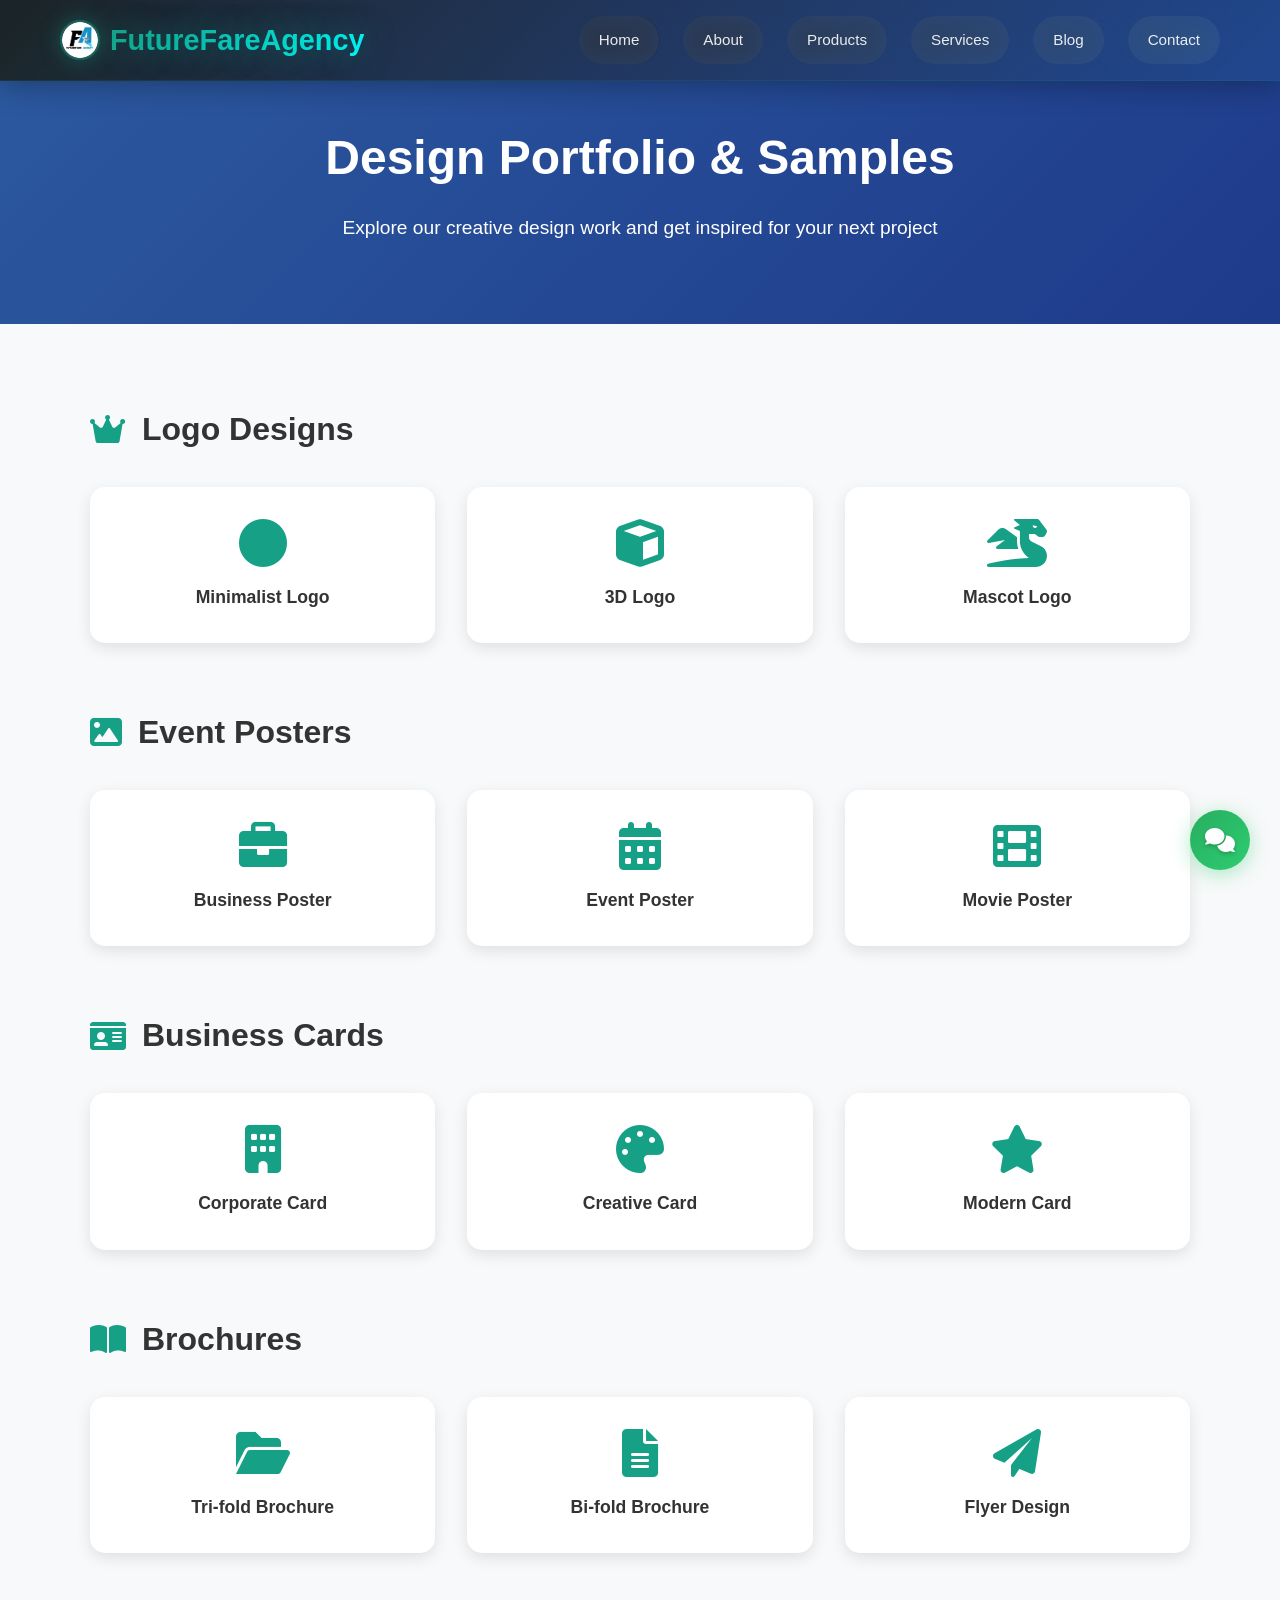
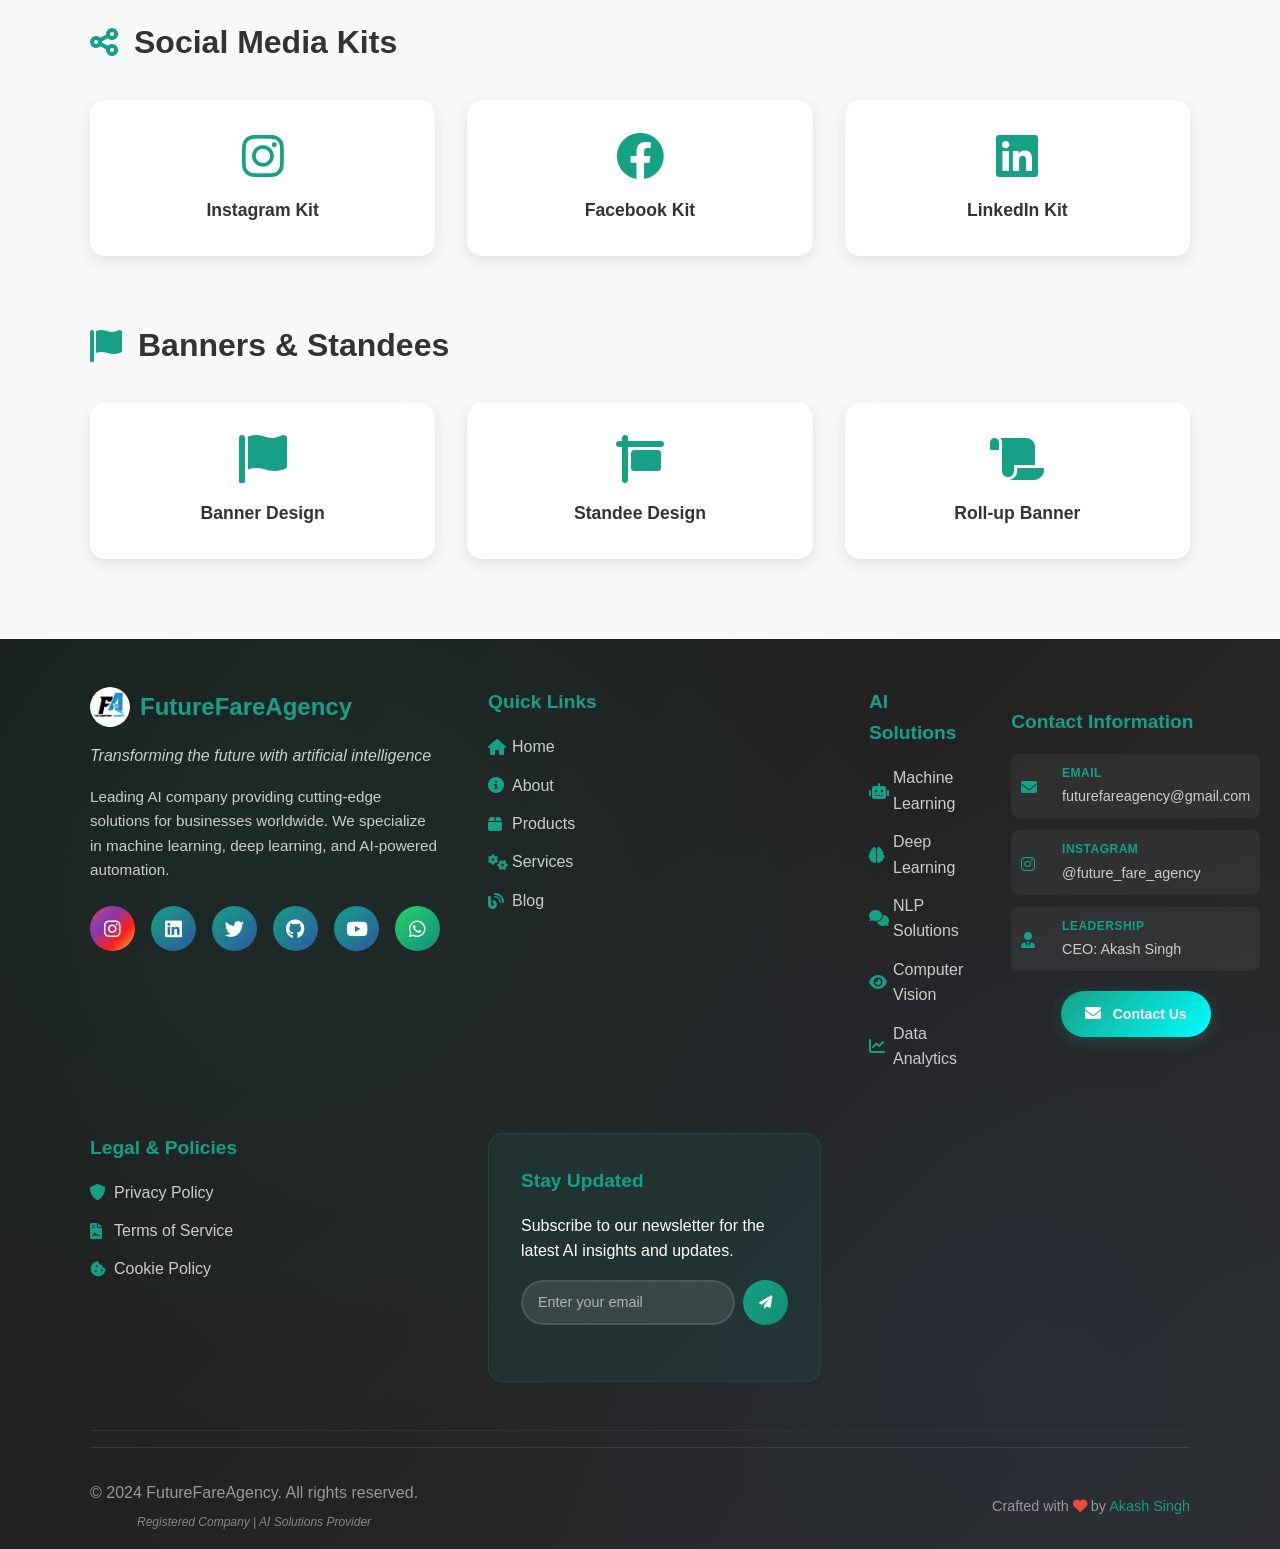
<file: design-samples.html>
<!DOCTYPE html>
<html lang="en">
<head>
    <meta charset="UTF-8">
    <meta name="viewport" content="width=device-width, initial-scale=1.0">
    <title>Design Samples - FutureFareAgency</title>
    <link rel="icon" type="image/x-icon" href="Images\AI.jpg">
    <link rel="stylesheet" href="styles.css">
    <link href="https://cdnjs.cloudflare.com/ajax/libs/font-awesome/6.0.0/css/all.min.css" rel="stylesheet">
</head>
<body>
    <!-- Navigation -->
    <nav class="navbar">
        <div class="nav-container">
            <div class="nav-logo">
                <img src="Images\AI.jpg" alt="FutureFareAgency Logo" class="logo-img">
                <h2>FutureFareAgency</h2>
            </div>
            <ul class="nav-menu">
                <li><a href="index.html">Home</a></li>
                <li><a href="index.html#about">About</a></li>
                <li><a href="index.html#products">Products</a></li>
                <li><a href="index.html#services">Services</a></li>
                <li><a href="blog-enhanced.html">Blog</a></li>
                <li><a href="index.html#contact">Contact</a></li>
            </ul>
        </div>
    </nav>

    <!-- Design Samples Hero -->
    <section class="design-samples-hero">
        <div class="container">
            <h1>Design Portfolio & Samples</h1>
            <p>Explore our creative design work and get inspired for your next project</p>
        </div>
    </section>

    <!-- Design Samples Grid -->
    <section class="samples-showcase">
        <div class="container">
            <div class="samples-grid">
                <!-- Logo Designs -->
                <div class="sample-category">
                    <h2><i class="fas fa-crown"></i> Logo Designs</h2>
                    <div class="samples-row">
                        <div class="sample-item" onclick="openWhatsApp('logo', 'minimalist')">
                            <div class="sample-placeholder">
                                <i class="fas fa-circle"></i>
                                <span>Minimalist Logo</span>
                            </div>
                        </div>
                        <div class="sample-item" onclick="openWhatsApp('logo', '3d')">
                            <div class="sample-placeholder">
                                <i class="fas fa-cube"></i>
                                <span>3D Logo</span>
                            </div>
                        </div>
                        <div class="sample-item" onclick="openWhatsApp('logo', 'mascot')">
                            <div class="sample-placeholder">
                                <i class="fas fa-dragon"></i>
                                <span>Mascot Logo</span>
                            </div>
                        </div>
                    </div>
                </div>

                <!-- Event Posters -->
                <div class="sample-category">
                    <h2><i class="fas fa-image"></i> Event Posters</h2>
                    <div class="samples-row">
                        <div class="sample-item" onclick="openWhatsApp('poster', 'business')">
                            <div class="sample-placeholder">
                                <i class="fas fa-briefcase"></i>
                                <span>Business Poster</span>
                            </div>
                        </div>
                        <div class="sample-item" onclick="openWhatsApp('poster', 'event')">
                            <div class="sample-placeholder">
                                <i class="fas fa-calendar-alt"></i>
                                <span>Event Poster</span>
                            </div>
                        </div>
                        <div class="sample-item" onclick="openWhatsApp('poster', 'movie')">
                            <div class="sample-placeholder">
                                <i class="fas fa-film"></i>
                                <span>Movie Poster</span>
                            </div>
                        </div>
                    </div>
                </div>

                <!-- Business Cards -->
                <div class="sample-category">
                    <h2><i class="fas fa-id-card"></i> Business Cards</h2>
                    <div class="samples-row">
                        <div class="sample-item" onclick="openWhatsApp('business-card', 'corporate')">
                            <div class="sample-placeholder">
                                <i class="fas fa-building"></i>
                                <span>Corporate Card</span>
                            </div>
                        </div>
                        <div class="sample-item" onclick="openWhatsApp('business-card', 'creative')">
                            <div class="sample-placeholder">
                                <i class="fas fa-palette"></i>
                                <span>Creative Card</span>
                            </div>
                        </div>
                        <div class="sample-item" onclick="openWhatsApp('business-card', 'modern')">
                            <div class="sample-placeholder">
                                <i class="fas fa-star"></i>
                                <span>Modern Card</span>
                            </div>
                        </div>
                    </div>
                </div>

                <!-- Brochures -->
                <div class="sample-category">
                    <h2><i class="fas fa-book-open"></i> Brochures</h2>
                    <div class="samples-row">
                        <div class="sample-item" onclick="openWhatsApp('brochure', 'tri-fold')">
                            <div class="sample-placeholder">
                                <i class="fas fa-folder-open"></i>
                                <span>Tri-fold Brochure</span>
                            </div>
                        </div>
                        <div class="sample-item" onclick="openWhatsApp('brochure', 'bi-fold')">
                            <div class="sample-placeholder">
                                <i class="fas fa-file-alt"></i>
                                <span>Bi-fold Brochure</span>
                            </div>
                        </div>
                        <div class="sample-item" onclick="openWhatsApp('brochure', 'flyer')">
                            <div class="sample-placeholder">
                                <i class="fas fa-paper-plane"></i>
                                <span>Flyer Design</span>
                            </div>
                        </div>
                    </div>
                </div>

                <!-- Social Media Kits -->
                <div class="sample-category">
                    <h2><i class="fas fa-share-alt"></i> Social Media Kits</h2>
                    <div class="samples-row">
                        <div class="sample-item" onclick="openWhatsApp('social-media', 'instagram')">
                            <div class="sample-placeholder">
                                <i class="fab fa-instagram"></i>
                                <span>Instagram Kit</span>
                            </div>
                        </div>
                        <div class="sample-item" onclick="openWhatsApp('social-media', 'facebook')">
                            <div class="sample-placeholder">
                                <i class="fab fa-facebook"></i>
                                <span>Facebook Kit</span>
                            </div>
                        </div>
                        <div class="sample-item" onclick="openWhatsApp('social-media', 'linkedin')">
                            <div class="sample-placeholder">
                                <i class="fab fa-linkedin"></i>
                                <span>LinkedIn Kit</span>
                            </div>
                        </div>
                    </div>
                </div>

                <!-- Banners & Standees -->
                <div class="sample-category">
                    <h2><i class="fas fa-flag"></i> Banners & Standees</h2>
                    <div class="samples-row">
                        <div class="sample-item" onclick="openWhatsApp('banner', 'banner')">
                            <div class="sample-placeholder">
                                <i class="fas fa-flag"></i>
                                <span>Banner Design</span>
                            </div>
                        </div>
                        <div class="sample-item" onclick="openWhatsApp('banner', 'standee')">
                            <div class="sample-placeholder">
                                <i class="fas fa-sign"></i>
                                <span>Standee Design</span>
                            </div>
                        </div>
                        <div class="sample-item" onclick="openWhatsApp('banner', 'rollup')">
                            <div class="sample-placeholder">
                                <i class="fas fa-scroll"></i>
                                <span>Roll-up Banner</span>
                            </div>
                        </div>
                    </div>
                </div>
            </div>
        </div>
    </section>

    <!-- Professional Contact Widget -->
    <div class="contact-widget">
        <div class="contact-toggle" id="contactToggle">
            <i class="fas fa-comments"></i>
        </div>

        <div class="contact-options" id="contactOptions">



            
            <a href="https://wa.link/36dyhm" target="_blank" class="contact-option whatsapp">
                <i class="fab fa-whatsapp"></i>
                <span>WhatsApp</span>
            </a>
            <a href="https://www.instagram.com/future_fare_agency/" target="_blank" class="contact-option instagram">
                <i class="fab fa-instagram"></i>
                <span>Instagram</span>
            </a>
            <a href="tel:+918953455851" class="contact-option phone">
                <i class="fas fa-phone"></i>
                <span>Call Us</span>
            </a>
            <a href="mailto:futurefareagency@gmail.com" class="contact-option email">
                <i class="fas fa-envelope"></i>
                <span>Email</span>
            </a>
        </div>
    </div>
<!-- Enhanced Footer -->
    <footer class="footer enhanced-footer">
        <div class="container">
            <div class="footer-content">
                <div class="footer-section company-info">
                    <div class="footer-logo">
                        <img src="Images\AI.jpg" alt="FutureFareAgency Logo" class="footer-logo-img">
                        <h3>FutureFareAgency</h3>
                    </div>
                    <p class="footer-tagline">Transforming the future with artificial intelligence</p>
                    <p class="footer-description">Leading AI company providing cutting-edge solutions for businesses worldwide. We specialize in machine learning, deep learning, and AI-powered automation.</p>
                    <div class="social-links">
                        <a href="https://www.instagram.com/future_fare_agency/" target="_blank" class="social-link instagram-link"><i class="fab fa-instagram"></i></a>
                        <a href="#" class="social-link"><i class="fab fa-linkedin"></i></a>
                        <a href="#" class="social-link"><i class="fab fa-twitter"></i></a>
                        <a href="#" class="social-link"><i class="fab fa-github"></i></a>
                        <a href="#" class="social-link"><i class="fab fa-youtube"></i></a>
                        <a href="https://wa.link/36dyhm" target="_blank" class="social-link whatsapp-link"><i class="fab fa-whatsapp"></i></a>
                    </div>
                </div>
                
                <div class="footer-section">
                    <h4>Quick Links</h4>
                    <ul class="footer-links">
                        <li><a href="#home"><i class="fas fa-home"></i> Home</a></li>
                        <li><a href="#about"><i class="fas fa-info-circle"></i> About</a></li>
                        <li><a href="#products"><i class="fas fa-box"></i> Products</a></li>
                        <li><a href="#services"><i class="fas fa-cogs"></i> Services</a></li>
                        <li><a href="blog-enhanced.html"><i class="fas fa-blog"></i> Blog</a></li>
                    </ul>
                </div>
                
                <div class="footer-section">
                    <h4>AI Solutions</h4>
                    <ul class="footer-links">
                        <li><a href="#"><i class="fas fa-robot"></i> Machine Learning</a></li>
                        <li><a href="#"><i class="fas fa-brain"></i> Deep Learning</a></li>
                        <li><a href="#"><i class="fas fa-comments"></i> NLP Solutions</a></li>
                        <li><a href="#"><i class="fas fa-eye"></i> Computer Vision</a></li>
                        <li><a href="#"><i class="fas fa-chart-line"></i> Data Analytics</a></li>
                    </ul>
                </div>
                
                <div class="footer-section contact-section">
                    <h4>Contact Information</h4>
                    <div class="professional-contact-info">
                        <div class="contact-item">
                            <i class="fas fa-envelope"></i>
                            <div class="contact-details">
                                <span class="contact-label">Email</span>
                                <a href="mailto:futurefareagency@gmail.com">futurefareagency@gmail.com</a>
                            </div>
                        </div>
                        
                        <div class="contact-item">
                            <i class="fab fa-instagram"></i>
                            <div class="contact-details">
                                <span class="contact-label">Instagram</span>
                                <a href="https://www.instagram.com/future_fare_agency/" target="_blank">@future_fare_agency</a>
                            </div>
                        </div>
                        
                        <div class="contact-item">
                            <i class="fas fa-user-tie"></i>
                            <div class="contact-details">
                                <span class="contact-label">Leadership</span>
                                <span>CEO: Akash Singh</span>
                            </div>
                        </div>
                    </div>
                    <div class="footer-contact-buttons">
                        <a href="#contact" class="footer-contact-btn contact-btn">
                            <i class="fas fa-envelope"></i> Contact Us
                        </a>
                    </div>
                </div>



                
                <div class="footer-section">
                    <h4>Legal & Policies</h4>
                    <ul class="footer-links">
                        <li><a href="privacy-policy.html"><i class="fas fa-shield-alt"></i> Privacy Policy</a></li>
                        <li><a href="terms-of-service.html"><i class="fas fa-file-contract"></i> Terms of Service</a></li>
                        <li><a href="cookie-policy.html"><i class="fas fa-cookie-bite"></i> Cookie Policy</a></li>
                    </ul>
                </div>
                
                <div class="footer-section newsletter-section">
                    <h4>Stay Updated</h4>
                    <p>Subscribe to our newsletter for the latest AI insights and updates.</p>
                    <form class="newsletter-form" id="newsletterForm">
                        <input type="email" placeholder="Enter your email" class="newsletter-input" id="newsletterEmail" required>
                        <button type="submit" class="newsletter-btn"><i class="fas fa-paper-plane"></i></button>
                    </form>
                </div>
            </div>
            
            <div class="footer-bottom">
                <div class="footer-bottom-content">
                    <div class="copyright">
                        <p>&copy; 2024 FutureFareAgency. All rights reserved.</p>
                        <div class="company-details">
                            <span>Registered Company | AI Solutions Provider</span>
                        </div>
                    </div>
                    <div class="developer-credit">
                        <span>Crafted with <i class="fas fa-heart"></i> by <a href="https://www.linkedin.com/in/akash-singh-347a8a318/">Akash Singh</a></span>
                    </div>
                </div>
            </div>
        </div>
    </footer>

    <script>
        function openWhatsApp(category, type) {
            const messages = {
                'logo': {
                    'minimalist': 'Hello FutureFareAgency! I\'m interested in your Minimalist Logo Design service. Can you help me create a professional logo? - Akash Singh',
                    '3d': 'Hello FutureFareAgency! I\'m interested in your 3D Logo Design service. Can you help me create a stunning 3D logo? - Akash Singh',
                    'mascot': 'Hello FutureFareAgency! I\'m interested in your Mascot Logo Design service. Can you help me create a unique mascot logo? - Akash Singh'
                },
                'poster': {
                    'business': 'Hello FutureFareAgency! I\'m interested in your Business Poster Design service. Can you help me create professional business posters? - Akash Singh',
                    'event': 'Hello FutureFareAgency! I\'m interested in your Event Poster Design service. Can you help me create eye-catching event posters? - Akash Singh',
                    'movie': 'Hello FutureFareAgency! I\'m interested in your Movie Poster Design service. Can you help me create cinematic movie posters? - Akash Singh'
                },
                'business-card': {
                    'corporate': 'Hello FutureFareAgency! I\'m interested in your Corporate Business Card Design service. Can you help me create professional business cards? - Akash Singh',
                    'creative': 'Hello FutureFareAgency! I\'m interested in your Creative Business Card Design service. Can you help me create unique business cards? - Akash Singh',
                    'modern': 'Hello FutureFareAgency! I\'m interested in your Modern Business Card Design service. Can you help me create contemporary business cards? - Akash Singh'
                },
                'brochure': {
                    'tri-fold': 'Hello FutureFareAgency! I\'m interested in your Tri-fold Brochure Design service. Can you help me create professional brochures? - Akash Singh',
                    'bi-fold': 'Hello FutureFareAgency! I\'m interested in your Bi-fold Brochure Design service. Can you help me create effective brochures? - Akash Singh',
                    'flyer': 'Hello FutureFareAgency! I\'m interested in your Flyer Design service. Can you help me create attractive flyers? - Akash Singh'
                },
                'social-media': {
                    'instagram': 'Hello FutureFareAgency! I\'m interested in your Instagram Social Media Kit Design service. Can you help me create stunning Instagram content? - Akash Singh',
                    'facebook': 'Hello FutureFareAgency! I\'m interested in your Facebook Social Media Kit Design service. Can you help me create engaging Facebook content? - Akash Singh',
                    'linkedin': 'Hello FutureFareAgency! I\'m interested in your LinkedIn Social Media Kit Design service. Can you help me create professional LinkedIn content? - Akash Singh'
                },
                'banner': {
                    'banner': 'Hello FutureFareAgency! I\'m interested in your Banner Design service. Can you help me create impactful banners? - Akash Singh',
                    'standee': 'Hello FutureFareAgency! I\'m interested in your Standee Design service. Can you help me create professional standees? - Akash Singh',
                    'rollup': 'Hello FutureFareAgency! I\'m interested in your Roll-up Banner Design service. Can you help me create portable roll-up banners? - Akash Singh'
                }
            };
            
            const message = messages[category] && messages[category][type] ? messages[category][type] : 'Hello FutureFareAgency! I\'m interested in your Logo & Poster Design services. Can you help me? - Akash Singh';
            const whatsappUrl = `https://wa.me/918953455851?text=${encodeURIComponent(message)}`;
            window.open(whatsappUrl, '_blank');
        }
        
        // Professional Contact Widget Toggle
        const contactToggle = document.getElementById('contactToggle');
        const contactOptions = document.getElementById('contactOptions');
        
        contactToggle.addEventListener('click', function() {
            contactOptions.classList.toggle('active');
        });
        
        // Close when clicking outside
        document.addEventListener('click', function(e) {
            if (!contactToggle.contains(e.target) && !contactOptions.contains(e.target)) {
                contactOptions.classList.remove('active');
            }
        });
    </script>
</body>
</html>
</file>
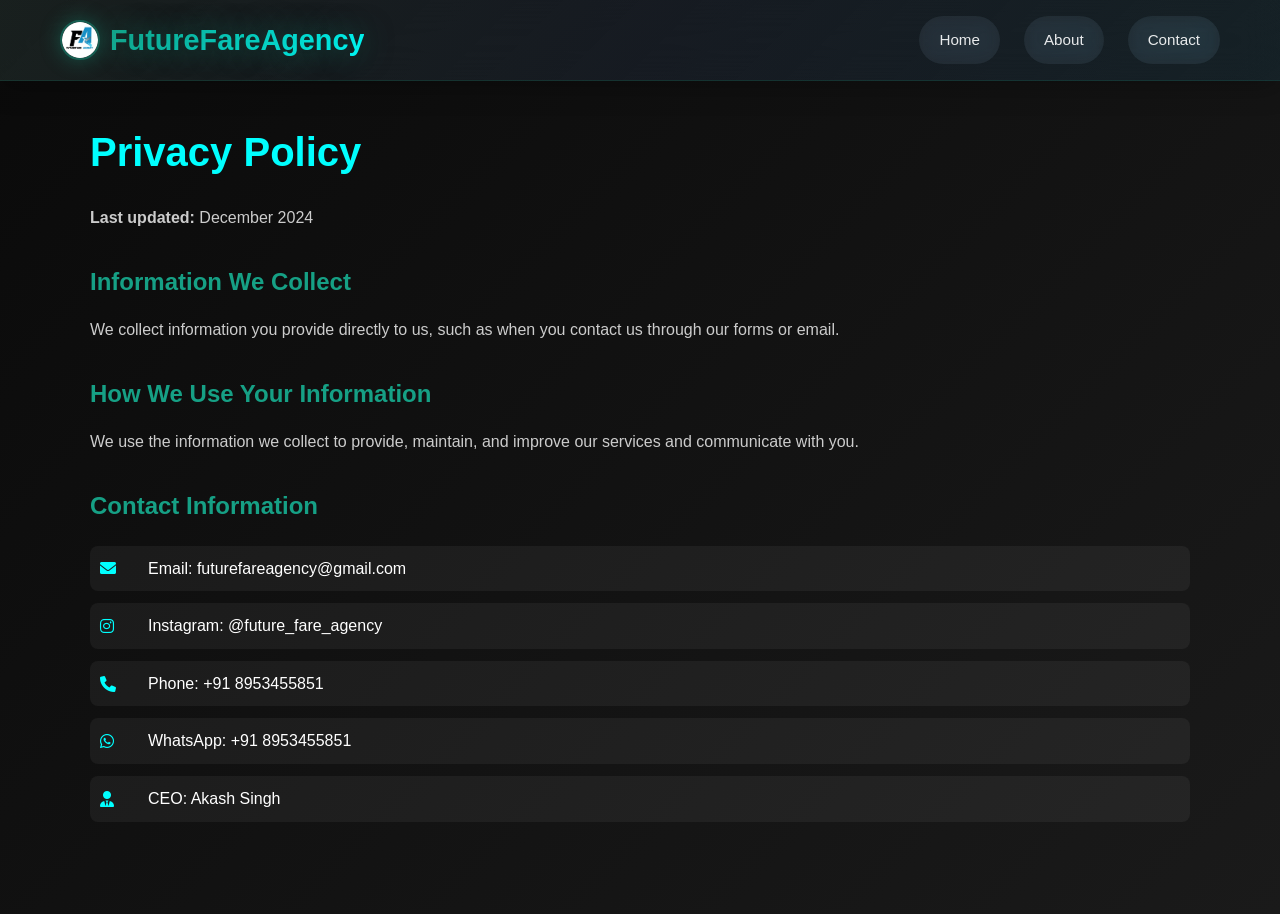
<file: privacy-policy.html>
<!DOCTYPE html>
<html lang="en">
<head>
    <meta charset="UTF-8">
    <meta name="viewport" content="width=device-width, initial-scale=1.0">
    <title>Privacy Policy - FutureFareAgency</title>
    <link rel="icon" type="image/x-icon" href="Images\AI.jpg">
    <link rel="stylesheet" href="styles.css">
    <link href="https://cdnjs.cloudflare.com/ajax/libs/font-awesome/6.0.0/css/all.min.css" rel="stylesheet">
</head>
<body>
    <nav class="navbar">
        <div class="nav-container">
            <div class="nav-logo">
                <img src="Images\AI.jpg" alt="FutureFareAgency Logo" class="logo-img">
                <h2>FutureFareAgency</h2>
            </div>
            <ul class="nav-menu">
                <li><a href="index.html">Home</a></li>
                <li><a href="index.html#about">About</a></li>
                <li><a href="index.html#contact">Contact</a></li>
            </ul>
        </div>
    </nav>

    <section class="legal-page">
        <div class="container">
            <h1>Privacy Policy</h1>
            <p><strong>Last updated:</strong> December 2024</p>
            
            <h2>Information We Collect</h2>
            <p>We collect information you provide directly to us, such as when you contact us through our forms or email.</p>
            
            <h2>How We Use Your Information</h2>
            <p>We use the information we collect to provide, maintain, and improve our services and communicate with you.</p>
            
            <h2>Contact Information</h2>
            <div class="contact-section">
                <div class="contact-item">
                    <i class="fas fa-envelope"></i>
                    <span>Email: <a href="mailto:futurefareagency@gmail.com">futurefareagency@gmail.com</a></span>
                </div>
                <div class="contact-item">
                    <i class="fab fa-instagram"></i>
                    <span>Instagram: <a href="https://www.instagram.com/future_fare_agency/" target="_blank">@future_fare_agency</a></span>
                </div>
                <div class="contact-item">
                    <i class="fas fa-phone"></i>
                    <span>Phone: <a href="tel:+918953455851">+91 8953455851</a></span>
                </div>
                <div class="contact-item">
                    <i class="fab fa-whatsapp"></i>
                    <span>WhatsApp: <a href="https://wa.me/918953455851" target="_blank">+91 8953455851</a></span>
                </div>
                <div class="contact-item">
                    <i class="fas fa-user-tie"></i>
                    <span>CEO: Akash Singh</span>
                </div>
            </div>
            
        </div>
    </section>
</body>
</html>
</file>
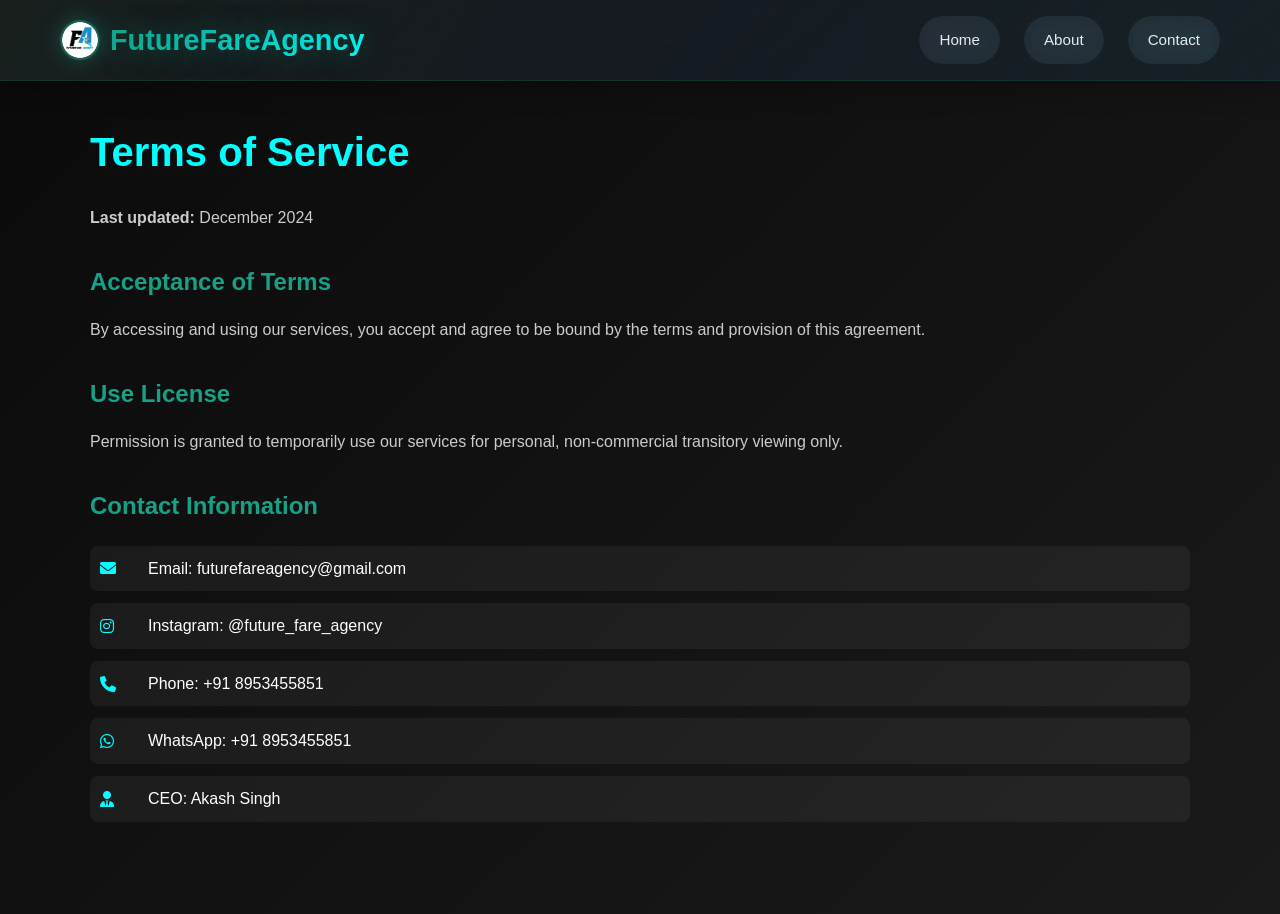
<file: terms-of-service.html>
<!DOCTYPE html>
<html lang="en">
<head>
    <meta charset="UTF-8">
    <meta name="viewport" content="width=device-width, initial-scale=1.0">
    <title>Terms of Service - FutureFareAgency</title>
    <link rel="icon" type="image/x-icon" href="Images\AI.jpg">
    <link rel="stylesheet" href="styles.css">
    <link href="https://cdnjs.cloudflare.com/ajax/libs/font-awesome/6.0.0/css/all.min.css" rel="stylesheet">
</head>
<body>
    <nav class="navbar">
        <div class="nav-container">
            <div class="nav-logo">
                <img src="Images\AI.jpg" alt="FutureFareAgency Logo" class="logo-img">
                <h2>FutureFareAgency</h2>
            </div>
            <ul class="nav-menu">
                <li><a href="index.html">Home</a></li>
                <li><a href="index.html#about">About</a></li>
                <li><a href="index.html#contact">Contact</a></li>
            </ul>
        </div>
    </nav>

    <section class="legal-page">
        <div class="container">
            <h1>Terms of Service</h1>
            <p><strong>Last updated:</strong> December 2024</p>
            
            <h2>Acceptance of Terms</h2>
            <p>By accessing and using our services, you accept and agree to be bound by the terms and provision of this agreement.</p>
            
            <h2>Use License</h2>
            <p>Permission is granted to temporarily use our services for personal, non-commercial transitory viewing only.</p>
            
            <h2>Contact Information</h2>
            <div class="contact-section">
                <div class="contact-item">
                    <i class="fas fa-envelope"></i>
                    <span>Email: <a href="mailto:futurefareagency@gmail.com">futurefareagency@gmail.com</a></span>
                </div>
                <div class="contact-item">
                    <i class="fab fa-instagram"></i>
                    <span>Instagram: <a href="https://www.instagram.com/future_fare_agency/" target="_blank">@future_fare_agency</a></span>
                </div>
                <div class="contact-item">
                    <i class="fas fa-phone"></i>
                    <span>Phone: <a href="tel:+918953455851">+91 8953455851</a></span>
                </div>
                <div class="contact-item">
                    <i class="fab fa-whatsapp"></i>
                    <span>WhatsApp: <a href="https://wa.me/918953455851" target="_blank">+91 8953455851</a></span>
                </div>
                <div class="contact-item">
                    <i class="fas fa-user-tie"></i>
                    <span>CEO: Akash Singh</span>
                </div>
            </div>
        </div>
    </section>
</body>
</html>
</file>
<file: styles.css>
* {
    margin: 0;
    padding: 0;
    box-sizing: border-box;
}



body {
    font-family: 'Arial', sans-serif;
    line-height: 1.6;
    color: #333;
}

/* Loading Screen */
.loader {
    position: fixed;
    top: 0;
    left: 0;
    width: 100%;
    height: 100%;
    background: linear-gradient(135deg, #2c5aa0 0%, #1e3a8a 100%);
    display: flex;
    align-items: center;
    justify-content: center;
    z-index: 9999;
    transition: opacity 0.5s ease;
}

.loader-content {
    text-align: center;
    color: white;
}

.loader-logo {
    margin-bottom: 2rem;
}

.loader-img {
    width: 80px;
    height: 80px;
    border-radius: 50%;
    border: 3px solid rgba(255,255,255,0.3);
    animation: logoSpin 2s linear infinite;
}

.loader-spinner {
    margin: 2rem 0;
}

.spinner {
    width: 50px;
    height: 50px;
    border: 4px solid rgba(255,255,255,0.3);
    border-top: 4px solid #16a085;
    border-radius: 50%;
    animation: spin 1s linear infinite;
    margin: 0 auto;
}

.loader-text h3 {
    font-size: 1.5rem;
    margin-bottom: 0.5rem;
    color: #16a085;
}

.loader-text p {
    font-size: 1rem;
    opacity: 0.8;
}

@keyframes spin {
    0% { transform: rotate(0deg); }
    100% { transform: rotate(360deg); }
}

@keyframes logoSpin {
    0% { transform: rotate(0deg) scale(1); }
    50% { transform: rotate(180deg) scale(1.1); }
    100% { transform: rotate(360deg) scale(1); }
}

.loader.fade-out {
    opacity: 0;
    pointer-events: none;
}

.container {
    max-width: 1200px;
    margin: 0 auto;
    padding: 0 20px;
}

/* Navigation */
.navbar {
    background: linear-gradient(135deg, rgba(26, 26, 26, 0.95), rgba(44, 90, 160, 0.1));
    backdrop-filter: blur(20px);
    border-bottom: 1px solid rgba(22, 160, 133, 0.2);
    padding: 1rem 0;
    position: fixed;
    width: 100%;
    top: 0;
    z-index: 1000;
    box-shadow: 0 4px 30px rgba(0, 0, 0, 0.3);
    transition: all 0.3s ease;
}

.navbar::before {
    content: '';
    position: absolute;
    top: 0;
    left: 0;
    width: 100%;
    height: 100%;
    background: linear-gradient(90deg, 
        rgba(22, 160, 133, 0.05) 0%, 
        rgba(44, 90, 160, 0.05) 50%, 
        rgba(22, 160, 133, 0.05) 100%);
    z-index: -1;
}

.nav-container {
    max-width: 1200px;
    margin: 0 auto;
    padding: 0 20px;
    display: flex;
    justify-content: space-between;
    align-items: center;
}

.nav-logo {
    display: flex;
    align-items: center;
    gap: 10px;
}

.logo-img {
    height: 40px;
    width: 40px;
    border-radius: 50%;
    object-fit: cover;
    border: 2px solid rgba(22, 160, 133, 0.5);
    box-shadow: 
        0 0 20px rgba(22, 160, 133, 0.4),
        inset 0 0 10px rgba(0, 255, 255, 0.2);
    transition: all 0.3s ease;
}

.logo-img:hover {
    border-color: rgba(0, 255, 255, 0.8);
    box-shadow: 
        0 0 30px rgba(0, 255, 255, 0.6),
        inset 0 0 15px rgba(22, 160, 133, 0.3);
    transform: rotate(5deg) scale(1.1);
}

.nav-logo h2 {
    background: linear-gradient(135deg, #16a085, #00ffff, #2c5aa0);
    background-size: 200% 200%;
    -webkit-background-clip: text;
    -webkit-text-fill-color: transparent;
    background-clip: text;
    font-size: 1.8rem;
    margin: 0;
    display: block !important;
    visibility: visible !important;
    animation: gradientShift 3s ease-in-out infinite;
    text-shadow: 0 0 30px rgba(22, 160, 133, 0.5);
}

@keyframes gradientShift {
    0%, 100% { background-position: 0% 50%; }
    50% { background-position: 100% 50%; }
}

.nav-menu {
    display: flex;
    list-style: none;
    gap: 1.5rem;
}

.nav-menu a {
    color: rgba(255, 255, 255, 0.9);
    text-decoration: none;
    transition: all 0.3s cubic-bezier(0.4, 0, 0.2, 1);
    padding: 10px 18px;
    border: 2px solid transparent;
    border-radius: 25px;
    display: flex;
    align-items: center;
    gap: 8px;
    font-weight: 500;
    font-size: 0.95rem;
    position: relative;
    overflow: hidden;
    background: rgba(255, 255, 255, 0.05);
    backdrop-filter: blur(10px);
}

.nav-menu a::before {
    content: '';
    position: absolute;
    top: 0;
    left: -100%;
    width: 100%;
    height: 100%;
    background: linear-gradient(90deg, transparent, rgba(22, 160, 133, 0.2), transparent);
    transition: left 0.5s ease;
}

.nav-menu a:hover::before {
    left: 100%;
}

.nav-menu a i {
    font-size: 0.9rem;
    transition: all 0.3s ease;
    width: 16px;
    text-align: center;
}

.nav-menu a:hover {
    color: #00ffff;
    border-color: rgba(0, 255, 255, 0.6);
    transform: translateY(-2px);
    box-shadow: 
        0 4px 20px rgba(0, 255, 255, 0.4),
        0 0 30px rgba(22, 160, 133, 0.3);
    background: linear-gradient(135deg, 
        rgba(22, 160, 133, 0.2), 
        rgba(0, 255, 255, 0.1));
    text-shadow: 0 0 10px rgba(0, 255, 255, 0.8);
}

.nav-menu a:hover i {
    transform: scale(1.2) rotate(5deg);
    color: #00ffff;
    text-shadow: 0 0 15px rgba(0, 255, 255, 0.8);
    filter: drop-shadow(0 0 8px rgba(0, 255, 255, 0.6));
}

.nav-menu a.active {
    border-color: rgba(0, 255, 255, 0.8);
    color: #00ffff;
    background: linear-gradient(135deg, 
        rgba(22, 160, 133, 0.3), 
        rgba(0, 255, 255, 0.2));
    box-shadow: 
        0 0 20px rgba(0, 255, 255, 0.4),
        inset 0 0 20px rgba(22, 160, 133, 0.2);
    text-shadow: 0 0 10px rgba(0, 255, 255, 0.8);
}

.nav-menu a.active i {
    color: #00ffff;
    text-shadow: 0 0 15px rgba(0, 255, 255, 0.8);
    filter: drop-shadow(0 0 8px rgba(0, 255, 255, 0.6));
    animation: iconGlow 2s ease-in-out infinite alternate;
}

@keyframes iconGlow {
    0% { 
        filter: drop-shadow(0 0 8px rgba(0, 255, 255, 0.6));
        transform: scale(1);
    }
    100% { 
        filter: drop-shadow(0 0 15px rgba(0, 255, 255, 0.9));
        transform: scale(1.1);
    }
}



.nav-menu a.login-link {
    background: #16a085;
    color: white;
    border-color: #16a085;
}

.nav-menu a.login-link:hover {
    background: #138d75;
    border-color: #138d75;
    color: white;
}

.logout-btn {
    background: #e74c3c !important;
    color: white !important;
    border-color: #e74c3c !important;
    box-shadow: 0 0 15px rgba(231, 76, 60, 0.4) !important;
    animation: logoutPulse 2s ease-in-out infinite !important;
}

.logout-btn:hover {
    background: #c0392b !important;
    border-color: #c0392b !important;
    color: white !important;
    box-shadow: 0 0 25px rgba(192, 57, 43, 0.6) !important;
    transform: translateY(-2px) !important;
}

@keyframes logoutPulse {
    0%, 100% {
        box-shadow: 0 0 15px rgba(231, 76, 60, 0.4);
    }
    50% {
        box-shadow: 0 0 25px rgba(231, 76, 60, 0.7);
    }
}



/* Hero Section */
.hero {
    background: linear-gradient(135deg, #2c5aa0 0%, #1e3a8a 100%);
    height: 100vh;
    display: flex;
    align-items: center;
    justify-content: center;
    text-align: center;
    color: white;
    position: relative;
    overflow: hidden;
}

.hero-bg-animation {
    position: absolute;
    top: 0;
    left: 0;
    width: 100%;
    height: 100%;
    z-index: 1;
    perspective: 1000px;
    overflow: hidden;
}

.hero-bg-animation::before {
    content: '';
    position: absolute;
    top: -50%;
    left: -50%;
    width: 200%;
    height: 200%;
    background: 
        radial-gradient(circle at 20% 30%, rgba(22, 160, 133, 0.3) 0%, transparent 50%),
        radial-gradient(circle at 80% 70%, rgba(44, 90, 160, 0.3) 0%, transparent 50%),
        radial-gradient(circle at 40% 80%, rgba(22, 160, 133, 0.2) 0%, transparent 50%);
    animation: bgRotate 20s linear infinite;
}

.hero-bg-animation::after {
    content: '';
    position: absolute;
    top: 0;
    left: 0;
    width: 100%;
    height: 100%;
    background: 
        linear-gradient(45deg, transparent 30%, rgba(255,255,255,0.05) 50%, transparent 70%),
        linear-gradient(-45deg, transparent 30%, rgba(255,255,255,0.03) 50%, transparent 70%);
    animation: shimmer 8s ease-in-out infinite;
}

.floating-shapes {
    position: absolute;
    width: 100%;
    height: 100%;
    transform-style: preserve-3d;
}

.floating-shapes::before {
    content: '';
    position: absolute;
    top: 10%;
    left: 15%;
    width: 200px;
    height: 200px;
    background: linear-gradient(45deg, rgba(22, 160, 133, 0.1), rgba(44, 90, 160, 0.1));
    border-radius: 30%;
    transform: rotateX(45deg) rotateY(45deg);
    animation: cube3D 12s ease-in-out infinite;
}

.floating-shapes::after {
    content: '';
    position: absolute;
    bottom: 20%;
    right: 20%;
    width: 150px;
    height: 150px;
    background: linear-gradient(-45deg, rgba(44, 90, 160, 0.15), rgba(22, 160, 133, 0.1));
    border-radius: 50%;
    transform: rotateX(-30deg) rotateZ(60deg);
    animation: sphere3D 10s ease-in-out infinite reverse;
}

.shape {
    position: absolute;
    background: rgba(255, 255, 255, 0.1);
    border-radius: 50%;
    animation: float3D 6s ease-in-out infinite;
    transform-style: preserve-3d;
    box-shadow: 
        0 0 20px rgba(22, 160, 133, 0.3),
        inset 0 0 20px rgba(255, 255, 255, 0.1);
}

.shape-1 {
    width: 80px;
    height: 80px;
    top: 20%;
    left: 10%;
    animation-delay: 0s;
}

.shape-2 {
    width: 120px;
    height: 120px;
    top: 60%;
    right: 15%;
    animation-delay: 2s;
}

.shape-3 {
    width: 60px;
    height: 60px;
    top: 30%;
    right: 25%;
    animation-delay: 4s;
}

.shape-4 {
    width: 100px;
    height: 100px;
    bottom: 20%;
    left: 20%;
    animation-delay: 1s;
}

.shape-5 {
    width: 40px;
    height: 40px;
    top: 10%;
    left: 50%;
    animation-delay: 3s;
}

@keyframes float3D {
    0%, 100% {
        transform: translateY(0px) translateZ(0px) rotateX(0deg) rotateY(0deg);
        opacity: 0.7;
    }
    25% {
        transform: translateY(-15px) translateZ(30px) rotateX(90deg) rotateY(45deg);
        opacity: 0.9;
    }
    50% {
        transform: translateY(-30px) translateZ(50px) rotateX(180deg) rotateY(90deg);
        opacity: 1;
    }
    75% {
        transform: translateY(-15px) translateZ(30px) rotateX(270deg) rotateY(135deg);
        opacity: 0.9;
    }
}

@keyframes bgRotate {
    0% {
        transform: rotate(0deg) scale(1);
    }
    50% {
        transform: rotate(180deg) scale(1.1);
    }
    100% {
        transform: rotate(360deg) scale(1);
    }
}

@keyframes shimmer {
    0%, 100% {
        opacity: 0.3;
        transform: translateX(-100%);
    }
    50% {
        opacity: 0.8;
        transform: translateX(100%);
    }
}

@keyframes cube3D {
    0%, 100% {
        transform: rotateX(45deg) rotateY(45deg) rotateZ(0deg) translateZ(0px);
    }
    33% {
        transform: rotateX(90deg) rotateY(90deg) rotateZ(45deg) translateZ(50px);
    }
    66% {
        transform: rotateX(135deg) rotateY(135deg) rotateZ(90deg) translateZ(25px);
    }
}

@keyframes sphere3D {
    0%, 100% {
        transform: rotateX(-30deg) rotateZ(60deg) translateZ(0px);
    }
    50% {
        transform: rotateX(30deg) rotateZ(-60deg) translateZ(40px);
    }
}

.code-elements {
    position: absolute;
    width: 100%;
    height: 100%;
    z-index: 1;
}

.code-snippet {
    position: absolute;
    color: rgba(22, 160, 133, 0.6);
    font-family: 'Courier New', monospace;
    font-weight: bold;
    font-size: 1.5rem;
    animation: codeFloat3D 8s ease-in-out infinite;
    transform-style: preserve-3d;
    text-shadow: 
        0 0 10px rgba(22, 160, 133, 0.5),
        0 0 20px rgba(22, 160, 133, 0.3),
        0 0 30px rgba(22, 160, 133, 0.1);
}

.code-1 {
    top: 15%;
    left: 15%;
    animation-delay: 0s;
    font-size: 2rem;
}

.code-2 {
    top: 25%;
    right: 20%;
    animation-delay: 1s;
    font-size: 1.8rem;
}

.code-3 {
    top: 45%;
    left: 10%;
    animation-delay: 2s;
    font-size: 2.5rem;
    color: rgba(44, 90, 160, 0.6);
}

.code-4 {
    bottom: 30%;
    right: 15%;
    animation-delay: 3s;
    font-size: 1.6rem;
}

.code-5 {
    bottom: 20%;
    left: 25%;
    animation-delay: 4s;
    font-size: 1.4rem;
}

.code-6 {
    top: 35%;
    right: 30%;
    animation-delay: 5s;
    font-size: 1.2rem;
}

@keyframes codeFloat3D {
    0%, 100% {
        transform: translateY(0px) translateX(0px) translateZ(0px) rotateX(0deg) rotateY(0deg);
        opacity: 0.4;
    }
    25% {
        transform: translateY(-15px) translateX(10px) translateZ(20px) rotateX(15deg) rotateY(10deg);
        opacity: 0.8;
    }
    50% {
        transform: translateY(-25px) translateX(-5px) translateZ(40px) rotateX(-10deg) rotateY(-15deg);
        opacity: 1;
    }
    75% {
        transform: translateY(-10px) translateX(15px) translateZ(20px) rotateX(20deg) rotateY(5deg);
        opacity: 0.6;
    }
}

.hero-content {
    position: relative;
    z-index: 2;
    transform-style: preserve-3d;
}

.animated-text {
    animation: slideInUp 1s ease-out;
}

.animated-subtitle {
    animation: slideInUp 1s ease-out 0.3s both;
}

.animated-btn {
    animation: slideInUp 1s ease-out 0.6s both;
}

@keyframes slideInUp {
    from {
        opacity: 0;
        transform: translateY(50px);
    }
    to {
        opacity: 1;
        transform: translateY(0);
    }
}

.scroll-indicator {
    position: absolute;
    bottom: 30px;
    left: 50%;
    transform: translateX(-50%);
    z-index: 2;
}

.scroll-arrow {
    width: 30px;
    height: 30px;
    border: 2px solid white;
    border-top: none;
    border-right: none;
    transform: rotate(-45deg);
    animation: bounce 2s infinite;
}

@keyframes bounce {
    0%, 20%, 50%, 80%, 100% {
        transform: translateY(0) rotate(-45deg);
    }
    40% {
        transform: translateY(-10px) rotate(-45deg);
    }
    60% {
        transform: translateY(-5px) rotate(-45deg);
    }
}

.hero-content h1 {
    font-size: 3.5rem;
    margin-bottom: 1rem;
    font-weight: 700;
}

@media (max-width: 768px) {
    .hero-content {
        padding: 0 1rem;
        text-align: center;
        display: flex;
        flex-direction: column;
        align-items: center;
    }
    
    .hero-content h1 {
        font-size: 2.2rem;
        line-height: 1.2;
        margin-bottom: 1.5rem;
    }
    
    .enhanced-animated-text {
        font-size: 2rem !important;
    }
    
    .text-line-1, .text-line-2 {
        display: block;
        margin-bottom: 0.5rem;
    }
    
    .gradient-text {
        font-size: 1.8rem;
    }
    
    .cta-btn, .animated-btn {
        display: block;
        text-align: center;
        margin: 0 auto;
    }
}

@media (max-width: 480px) {
    .hero-content h1 {
        font-size: 1.8rem;
    }
    
    .enhanced-animated-text {
        font-size: 1.6rem !important;
    }
    
    .gradient-text {
        font-size: 1.4rem;
    }
}



.hero-content p {
    font-size: 1.2rem;
    margin-bottom: 2rem;
    max-width: 600px;
    margin-left: auto;
    margin-right: auto;
}

.cta-btn {
    background: linear-gradient(145deg, #16a085, #138d75);
    color: white;
    padding: 15px 30px;
    border: none;
    border-radius: 30px;
    font-size: 1.1rem;
    cursor: pointer;
    transition: all 0.3s ease;
    box-shadow: 0 4px 8px rgba(22, 160, 133, 0.3);
    position: relative;
    overflow: hidden;
}

.cta-btn:hover {
    transform: translateY(-3px);
    background: #138d75;
    box-shadow: 0 6px 20px rgba(22, 160, 133, 0.6);
}

.cta-btn:before {
    content: '';
    position: absolute;
    top: 0;
    left: -100%;
    width: 100%;
    height: 100%;
    background: linear-gradient(90deg, transparent, rgba(255,255,255,0.2), transparent);
    transition: left 0.5s;
}

.cta-btn:hover:before {
    left: 100%;
}

/* About Section */
.about {
    padding: 80px 0;
    background: #f8f9fa;
}

.about h2 {
    text-align: center;
    font-size: 2.5rem;
    margin-bottom: 3rem;
    color: var(--text-primary);
}

.about-text p {
    font-size: 1.1rem;
    margin-bottom: 2rem;
    text-align: center;
}

.features {
    display: grid;
    grid-template-columns: repeat(3, 1fr);
    gap: 2rem;
    margin-top: 3rem;
}

@media (max-width: 992px) {
    .features {
        grid-template-columns: repeat(2, 1fr);
    }
}

@media (max-width: 768px) {
    .features {
        grid-template-columns: 1fr;
    }
}

.feature {
    text-align: center;
    padding: 2rem;
    background: var(--card-bg);
    border-radius: 15px;
    box-shadow: 0 5px 15px var(--shadow);
    transition: all 0.5s ease;
    transform-style: preserve-3d;
    perspective: 1000px;
    position: relative;
    animation: cardFloat 7s ease-in-out infinite;
}

.feature:hover {
    transform: translateY(-15px) rotateX(10deg) rotateY(-8deg) scale(1.05);
    box-shadow: 
        0 25px 50px rgba(0,0,0,0.2),
        0 0 30px rgba(22, 160, 133, 0.3);
}

.feature::before {
    content: '';
    position: absolute;
    top: 0;
    left: 0;
    width: 100%;
    height: 100%;
    background: linear-gradient(135deg, rgba(22, 160, 133, 0.05), rgba(44, 90, 160, 0.05));
    border-radius: 15px;
    opacity: 0;
    transition: opacity 0.3s ease;
    z-index: -1;
}

.feature:hover::before {
    opacity: 1;
}

.feature i {
    font-size: 3rem;
    color: #16a085;
    margin-bottom: 1rem;
    animation: rotateIn 1s ease;
}

.feature h3 {
    margin-bottom: 1rem;
    color: var(--text-primary);
}

/* Products Section */
.products {
    padding: 80px 0;
    background: var(--bg-primary);
}

.products h2 {
    text-align: center;
    font-size: 2.5rem;
    margin-bottom: 3rem;
    color: var(--text-primary);
}

.products-grid {
    display: grid;
    grid-template-columns: repeat(3, 1fr);
    gap: 2rem;
}

@media (max-width: 992px) {
    .products-grid {
        grid-template-columns: repeat(2, 1fr);
    }
}

@media (max-width: 768px) {
    .products-grid {
        grid-template-columns: 1fr;
    }
}

.product-card {
    background: var(--bg-secondary);
    padding: 2rem;
    border-radius: 15px;
    text-align: center;
    transition: all 0.5s ease;
    border: 2px solid transparent;
    position: relative;
    transform-style: preserve-3d;
    perspective: 1000px;
    animation: cardRotate 8s ease-in-out infinite;
}

.product-card:hover {
    transform: translateY(-15px) rotateX(8deg) rotateY(-5deg) scale(1.05);
    box-shadow: 
        0 25px 50px rgba(0,0,0,0.2),
        0 0 30px rgba(22, 160, 133, 0.3);
    border-color: #16a085;
}

.product-card::before {
    content: '';
    position: absolute;
    top: 0;
    left: 0;
    width: 100%;
    height: 100%;
    background: linear-gradient(135deg, rgba(22, 160, 133, 0.1), rgba(44, 90, 160, 0.1));
    border-radius: 15px;
    opacity: 0;
    transition: opacity 0.3s ease;
    z-index: -1;
}

.product-card:hover::before {
    opacity: 1;
}

.product-image {
    width: 80px;
    height: 80px;
    background: linear-gradient(135deg, #16a085, #2c5aa0);
    border-radius: 50%;
    display: flex;
    align-items: center;
    justify-content: center;
    margin: 0 auto 1.5rem;
    animation: logoLoop 3s ease-in-out infinite;
}

.product-image i {
    font-size: 2rem;
    color: white;
}

.product-card h3 {
    margin-bottom: 1rem;
    color: var(--text-primary);
    font-size: 1.3rem;
}

.product-card p {
    color: var(--text-secondary);
    margin-bottom: 1.5rem;
    line-height: 1.6;
}

.product-details {
    display: flex;
    justify-content: space-between;
    align-items: center;
    gap: 1rem;
}

.category {
    background: #16a085;
    color: white;
    padding: 0.5rem 1rem;
    border-radius: 20px;
    font-size: 0.9rem;
    font-weight: 500;
}

.product-badge {
    position: absolute;
    top: 15px;
    right: 15px;
    padding: 0.4rem 0.9rem;
    border-radius: 20px;
    font-size: 0.75rem;
    font-weight: 700;
    text-transform: uppercase;
    letter-spacing: 0.5px;
    border: 2px solid rgba(255, 255, 255, 0.3);
    backdrop-filter: blur(10px);
    z-index: 10;
}

.product-badge.popular {
    background: #e74c3c;
    color: white;
    box-shadow: 0 0 10px rgba(231, 76, 60, 0.5);
    animation: badgePulse 2s ease-in-out infinite;
}

.product-badge.new {
    background: linear-gradient(135deg, #f39c12, #e67e22);
    color: white;
    box-shadow: 0 0 15px rgba(243, 156, 18, 0.6);
    animation: badgeGlow 2s ease-in-out infinite alternate;
}

/* Additional badge styles for different types */
.product-badge.best-seller {
    background: linear-gradient(135deg, #9b59b6, #8e44ad);
    color: white;
    box-shadow: 0 0 15px rgba(155, 89, 182, 0.6);
    animation: badgeGlow 2s ease-in-out infinite alternate;
}

.product-badge.latest-project {
    background: linear-gradient(135deg, #3498db, #2980b9);
    color: white;
    box-shadow: 0 0 15px rgba(52, 152, 219, 0.6);
    animation: badgeGlow 2s ease-in-out infinite alternate;
}

.product-badge.student-work {
    background: linear-gradient(135deg, #1abc9c, #16a085);
    color: white;
    box-shadow: 0 0 15px rgba(26, 188, 156, 0.6);
    animation: badgeGlow 2s ease-in-out infinite alternate;
}

@keyframes badgePulse {
    0%, 100% {
        transform: scale(1);
        box-shadow: 0 0 10px rgba(231, 76, 60, 0.5);
    }
    50% {
        transform: scale(1.05);
        box-shadow: 0 0 20px rgba(231, 76, 60, 0.8);
    }
}

@keyframes badgeGlow {
    0% {
        box-shadow: 0 0 15px rgba(243, 156, 18, 0.6);
    }
    100% {
        box-shadow: 0 0 25px rgba(243, 156, 18, 0.9);
    }
}

.visit-btn {
    background: linear-gradient(135deg, #2c3e50, #34495e);
    color: white;
    padding: 0.5rem 1rem;
    border-radius: 20px;
    text-decoration: none;
    font-size: 0.9rem;
    font-weight: 500;
    transition: all 0.3s ease;
}

.visit-btn:hover {
    background: linear-gradient(135deg, #34495e, #2c3e50);
    transform: translateY(-2px);
    box-shadow: 0 4px 8px rgba(52, 73, 94, 0.4);
    color: white;
}

/* Services Section */
.services {
    padding: 80px 0;
    background: var(--bg-secondary);
    position: relative;
    overflow: hidden;
}

.services::before {
    content: '';
    position: absolute;
    top: -50px;
    left: 0;
    width: 100%;
    height: 100px;
    background: linear-gradient(135deg, rgba(22, 160, 133, 0.1), rgba(44, 90, 160, 0.1));
    transform: skewY(-2deg);
    animation: sectionTransition 1s ease-out;
}

@keyframes sectionTransition {
    0% {
        transform: skewY(-2deg) translateY(100px);
        opacity: 0;
    }
    100% {
        transform: skewY(-2deg) translateY(0);
        opacity: 1;
    }
}

.services h2 {
    text-align: center;
    font-size: 2.5rem;
    margin-bottom: 3rem;
    color: var(--text-primary);
}

.services-header {
    text-align: center;
    margin-bottom: 4rem;
    animation: fadeInUp 1s ease-out 0.3s both;
}

.services-badge {
    display: inline-block;
    background: linear-gradient(135deg, #16a085, #2c5aa0);
    color: white;
    padding: 0.5rem 1.5rem;
    border-radius: 25px;
    font-size: 0.9rem;
    font-weight: 600;
    margin-bottom: 1rem;
    animation: slideInFromTop 1s ease-out 0.5s both;
}

.services-subtitle {
    animation: fadeInUp 1s ease-out 0.7s both;
}

.services-grid {
    display: grid;
    grid-template-columns: repeat(auto-fit, minmax(280px, 1fr));
    gap: 2rem;
}

.service-card {
    animation: slideInUp 0.8s ease-out both;
}

.service-card:nth-child(1) { animation-delay: 0.2s; }
.service-card:nth-child(2) { animation-delay: 0.4s; }
.service-card:nth-child(3) { animation-delay: 0.6s; }
.service-card:nth-child(4) { animation-delay: 0.8s; }
.service-card:nth-child(5) { animation-delay: 1.0s; }
.service-card:nth-child(6) { animation-delay: 1.2s; }

@keyframes slideInFromTop {
    0% {
        opacity: 0;
        transform: translateY(-30px);
    }
    100% {
        opacity: 1;
        transform: translateY(0);
    }
}

@keyframes slideInUp {
    0% {
        opacity: 0;
        transform: translateY(50px);
    }
    100% {
        opacity: 1;
        transform: translateY(0);
    }
}

.service-card {
    background: white;
    padding: 2.5rem;
    border-radius: 20px;
    text-align: center;
    transition: all 0.3s ease;
    border: 2px solid #f0f0f0;
    position: relative;
    box-shadow: 0 5px 20px rgba(0,0,0,0.08);
}

.service-card.premium {
    border-color: #16a085;
    transform: scale(1.05);
    box-shadow: 0 10px 30px rgba(22, 160, 133, 0.2);
}

.service-badge {
    position: absolute;
    top: 15px;
    right: 15px;
    background: #e74c3c;
    color: white;
    padding: 0.4rem 0.9rem;
    border-radius: 20px;
    font-size: 0.75rem;
    font-weight: 700;
    text-transform: uppercase;
    letter-spacing: 0.5px;
    z-index: 10;
    box-shadow: 0 0 10px rgba(231, 76, 60, 0.5);
    animation: badgePulse 2s ease-in-out infinite;
}

.service-icon {
    width: 80px;
    height: 80px;
    background: linear-gradient(135deg, #16a085, #2c5aa0);
    border-radius: 50%;
    display: flex;
    align-items: center;
    justify-content: center;
    margin: 0 auto 1.5rem;
    font-size: 2rem;
    color: white;
}

.service-features {
    list-style: none;
    padding: 0;
    margin: 1.5rem 0;
    text-align: left;
}

.service-features li {
    display: flex;
    align-items: center;
    gap: 0.5rem;
    margin-bottom: 0.8rem;
    color: #666;
}

.service-features i {
    color: #16a085;
    font-size: 0.9rem;
}



.service-btn {
    display: inline-block;
    padding: 12px 25px;
    background: #2c5aa0;
    color: white;
    text-decoration: none;
    border-radius: 25px;
    font-weight: 600;
    transition: all 0.3s ease;
    margin-top: 1rem;
}

.service-btn.primary {
    background: linear-gradient(135deg, #16a085, #2c5aa0);
}

.service-btn:hover {
    transform: translateY(-2px);
    box-shadow: 0 5px 15px rgba(44, 90, 160, 0.3);
    color: white;
}

.services-cta {
    margin-top: 4rem;
    text-align: center;
    padding: 3rem;
    background: linear-gradient(135deg, #2c5aa0, #16a085);
    border-radius: 20px;
    color: white;
}

.cta-content h3 {
    font-size: 2rem;
    margin-bottom: 1rem;
}

.cta-content p {
    font-size: 1.1rem;
    margin-bottom: 2rem;
    opacity: 0.9;
}

.cta-buttons {
    display: flex;
    gap: 1rem;
    justify-content: center;
    flex-wrap: wrap;
}

.service-card:hover {
    transform: translateY(-15px) rotateX(-8deg) rotateY(5deg) scale(1.05);
    box-shadow: 
        0 25px 50px rgba(0,0,0,0.2),
        0 0 30px rgba(44, 90, 160, 0.3);
}

.service-card::before {
    content: '';
    position: absolute;
    top: 0;
    left: 0;
    width: 100%;
    height: 100%;
    background: linear-gradient(135deg, rgba(44, 90, 160, 0.1), rgba(22, 160, 133, 0.1));
    border-radius: 15px;
    opacity: 0;
    transition: opacity 0.3s ease;
    z-index: -1;
}

.service-card:hover::before {
    opacity: 1;
}

.service-card i {
    font-size: 3rem;
    color: #2c5aa0;
    margin-bottom: 1rem;
}

.service-card h3 {
    margin-bottom: 1rem;
    color: var(--text-primary);
}

/* Case Studies Section */
.case-studies {
    padding: 80px 0;
    background: var(--bg-primary);
}

.case-studies h2 {
    text-align: center;
    font-size: 2.5rem;
    margin-bottom: 3rem;
    color: var(--text-primary);
}

.case-studies-grid {
    display: grid;
    grid-template-columns: repeat(auto-fit, minmax(350px, 1fr));
    gap: 2rem;
}

.case-study-card {
    background: var(--bg-secondary);
    border-radius: 15px;
    border-left: 4px solid #16a085;
    transition: transform 0.3s, box-shadow 0.3s;
    overflow: hidden;
}

.case-study-card:hover {
    transform: translateY(-5px);
    box-shadow: 0 10px 25px rgba(0,0,0,0.1);
}

.case-study-image {
    width: 100%;
    height: 200px;
    overflow: hidden;
}

.case-study-image img {
    width: 100%;
    height: 100%;
    object-fit: cover;
    transition: transform 0.3s;
}

.case-study-card:hover .case-study-image img {
    transform: scale(1.05);
}

.case-study-content {
    padding: 2rem;
}

.case-study-card h3 {
    color: #2c5aa0;
    margin-bottom: 1rem;
    font-size: 1.2rem;
}

.case-study-card p {
    color: var(--text-secondary);
    line-height: 1.6;
    margin-bottom: 1.5rem;
}

.case-study-link {
    display: inline-block;
    background: #16a085;
    color: white;
    padding: 0.7rem 1.5rem;
    border-radius: 25px;
    text-decoration: none;
    font-weight: 500;
    transition: all 0.3s ease;
}

.case-study-link:hover {
    background: #138d75;
    transform: translateY(-2px);
    box-shadow: 0 4px 12px rgba(22, 160, 133, 0.3);
}

/* Achievements Section */
.achievements {
    padding: 80px 0;
    background: #2c5aa0;
    color: white;
}

.achievements h2 {
    text-align: center;
    font-size: 2.5rem;
    margin-bottom: 3rem;
    color: white;
}

.achievements-grid {
    display: grid;
    grid-template-columns: repeat(auto-fit, minmax(200px, 1fr));
    gap: 2rem;
}

.achievement-card {
    text-align: center;
    padding: 2rem;
    background: rgba(255,255,255,0.1);
    border-radius: 15px;
    transition: all 0.5s ease;
    transform-style: preserve-3d;
    perspective: 1000px;
    position: relative;
    animation: cardFloat 9s ease-in-out infinite;
}

.achievement-card:hover {
    transform: translateY(-15px) rotateX(-10deg) rotateY(8deg) scale(1.1);
    background: rgba(255,255,255,0.2);
    box-shadow: 
        0 25px 50px rgba(0,0,0,0.3),
        0 0 40px rgba(255, 255, 255, 0.2);
}

.achievement-card::before {
    content: '';
    position: absolute;
    top: 0;
    left: 0;
    width: 100%;
    height: 100%;
    background: linear-gradient(135deg, rgba(255, 255, 255, 0.1), rgba(22, 160, 133, 0.1));
    border-radius: 15px;
    opacity: 0;
    transition: opacity 0.3s ease;
    z-index: -1;
}

.achievement-card:hover::before {
    opacity: 1;
}

.achievement-number {
    font-size: 3rem;
    font-weight: bold;
    color: #16a085;
    margin-bottom: 0.5rem;
    animation: pulse 2s infinite;
}

.achievement-card h3 {
    font-size: 1.1rem;
    color: white;
}

/* Design Portfolio Section */
.design-portfolio {
    padding: 80px 0;
    background: white;
}

.design-portfolio h2 {
    text-align: center;
    font-size: 2.5rem;
    margin-bottom: 1rem;
    color: #333;
}

.portfolio-subtitle {
    text-align: center;
    font-size: 1.2rem;
    color: #666;
    margin-bottom: 3rem;
}

.design-grid {
    display: grid;
    grid-template-columns: repeat(auto-fit, minmax(300px, 1fr));
    gap: 2rem;
}

.design-card {
    background: #f8f9fa;
    padding: 2rem;
    border-radius: 15px;
    text-align: center;
    transition: all 0.5s ease;
    transform-style: preserve-3d;
    perspective: 1000px;
    position: relative;
    animation: cardFloat 8s ease-in-out infinite;
    cursor: pointer;
}

.design-card:hover {
    transform: translateY(-15px) rotateX(8deg) rotateY(-5deg) scale(1.05);
    box-shadow: 
        0 25px 50px rgba(0,0,0,0.2),
        0 0 30px rgba(22, 160, 133, 0.3);
}

.design-card::before {
    content: '';
    position: absolute;
    top: 0;
    left: 0;
    width: 100%;
    height: 100%;
    background: linear-gradient(135deg, rgba(22, 160, 133, 0.1), rgba(44, 90, 160, 0.1));
    border-radius: 15px;
    opacity: 0;
    transition: opacity 0.3s ease;
    z-index: -1;
}

.design-card:hover::before {
    opacity: 1;
}

.design-image {
    width: 80px;
    height: 80px;
    background: linear-gradient(135deg, #16a085, #2c5aa0);
    border-radius: 50%;
    display: flex;
    align-items: center;
    justify-content: center;
    margin: 0 auto 1.5rem;
    font-size: 2rem;
    color: white;
    animation: logoLoop 3s ease-in-out infinite;
}

.design-card h3 {
    color: #333;
    font-size: 1.3rem;
    margin-bottom: 1rem;
}

.design-card p {
    color: #666;
    margin-bottom: 1.5rem;
    line-height: 1.6;
}

.design-samples {
    display: flex;
    flex-wrap: wrap;
    gap: 0.5rem;
    justify-content: center;
}

.sample-tag {
    background: #16a085;
    color: white;
    padding: 0.3rem 0.8rem;
    border-radius: 15px;
    font-size: 0.8rem;
    font-weight: 500;
}

/* Team Section */
.team {
    padding: 80px 0;
    background: var(--bg-secondary);
}

.team h2 {
    text-align: center;
    font-size: 2.5rem;
    margin-bottom: 1rem;
    color: var(--text-primary);
}

.team-subtitle {
    text-align: center;
    font-size: 1.2rem;
    color: var(--text-secondary);
    margin-bottom: 3rem;
}

.team-grid {
    display: grid;
    grid-template-columns: repeat(auto-fit, minmax(280px, 1fr));
    gap: 2rem;
}

.team-card {
    background: var(--card-bg);
    border-radius: 15px;
    padding: 2rem;
    text-align: center;
    box-shadow: 0 5px 15px var(--shadow);
    transition: all 0.5s ease;
    transform-style: preserve-3d;
    perspective: 1000px;
    position: relative;
}

.team-card:hover {
    transform: translateY(-15px) rotateX(10deg) rotateY(5deg) scale(1.05);
    box-shadow: 
        0 25px 50px rgba(0,0,0,0.2),
        0 0 30px rgba(22, 160, 133, 0.3);
}

.team-card::before {
    content: '';
    position: absolute;
    top: 0;
    left: 0;
    width: 100%;
    height: 100%;
    background: linear-gradient(135deg, rgba(22, 160, 133, 0.1), rgba(44, 90, 160, 0.1));
    border-radius: 15px;
    opacity: 0;
    transition: opacity 0.3s ease;
    z-index: -1;
}

.team-card:hover::before {
    opacity: 1;
}

.team-image {
    width: 120px;
    height: 120px;
    margin: 0 auto 1.5rem;
    border-radius: 50%;
    overflow: hidden;
    border: 4px solid #16a085;
}

.team-image img {
    width: 100%;
    height: 100%;
    object-fit: cover;
    transition: transform 0.3s;
}

.team-card:hover .team-image img {
    transform: scale(1.1);
}

.team-info h3 {
    color: #2c5aa0;
    margin-bottom: 0.5rem;
    font-size: 1.3rem;
}

.team-info p {
    color: var(--text-secondary);
    margin-bottom: 1.5rem;
    font-weight: 500;
}

.profile-link {
    display: inline-block;
    background: #16a085;
    color: white;
    padding: 0.7rem 1.5rem;
    border-radius: 25px;
    text-decoration: none;
    font-weight: 500;
    transition: all 0.3s ease;
}

.profile-link:hover {
    background: #138d75;
    transform: translateY(-2px);
    box-shadow: 0 4px 12px rgba(22, 160, 133, 0.3);
}

/* Contact Section */
.contact {
    padding: 80px 0;
    background: #1a1a1a;
    color: white;
}

.contact h2 {
    text-align: center;
    font-size: 2.5rem;
    margin-bottom: 3rem;
}

.contact-content {
    display: grid;
    grid-template-columns: 1fr 1fr;
    gap: 3rem;
    align-items: start;
}

.contact-info {
    display: flex;
    flex-direction: column;
    gap: 2rem;
}

.contact-item {
    display: flex;
    align-items: center;
    gap: 1rem;
}

.contact-item i {
    font-size: 1.5rem;
    color: #16a085;
    width: 30px;
}

.contact-form {
    display: flex;
    flex-direction: column;
    gap: 1rem;
}

.contact-form input,
.contact-form textarea {
    padding: 15px;
    border: none;
    border-radius: 5px;
    font-size: 1rem;
}

.contact-form button {
    background: #16a085;
    color: white;
    padding: 15px;
    border: none;
    border-radius: 5px;
    font-size: 1.1rem;
    cursor: pointer;
    transition: background 0.3s;
}

.contact-form button:hover {
    background: #138d75;
}

/* Footer */
.footer {
    background: #000;
    color: white;
    padding: 3rem 0 1rem;
}

.footer-content {
    display: grid;
    grid-template-columns: 2fr 1fr 1fr;
    gap: 3rem;
    margin-bottom: 2rem;
}

.footer-section h4 {
    color: #16a085;
    margin-bottom: 1rem;
    font-size: 1.2rem;
}

.footer-logo {
    display: flex;
    align-items: center;
    gap: 10px;
    margin-bottom: 1rem;
}

.footer-logo-img {
    height: 40px;
    width: 40px;
    border-radius: 50%;
    object-fit: cover;
}

.footer-logo h3 {
    color: #16a085;
    font-size: 1.5rem;
    margin: 0;
}

.footer-tagline {
    color: #ccc;
    font-style: italic;
    margin-bottom: 1rem;
}

.footer-links {
    list-style: none;
    padding: 0;
}

.footer-links li {
    margin-bottom: 0.5rem;
}

.footer-links a {
    color: #ccc;
    text-decoration: none;
    transition: color 0.3s;
}

.footer-links a:hover {
    color: #16a085;
}

.footer-bottom {
    border-top: 1px solid #333;
    padding-top: 1rem;
    text-align: center;
    color: #999;
}

.footer-bottom-content {
    display: flex;
    justify-content: space-between;
    align-items: center;
    flex-wrap: wrap;
    gap: 1rem;
}

.developer-credit {
    font-size: 0.9rem;
}

.developer-credit a {
    color: #16a085;
    text-decoration: none;
}

.developer-credit a:hover {
    text-decoration: underline;
}

/* Professional Footer Contact Styles */
.professional-contact-info .contact-item {
    display: flex;
    align-items: flex-start;
    margin-bottom: 15px;
    padding: 10px;
    background: rgba(255, 255, 255, 0.05);
    border-radius: 8px;
    transition: all 0.3s ease;
}

.professional-contact-info .contact-item:hover {
    background: rgba(0, 255, 255, 0.1);
    transform: translateX(5px);
}

.professional-contact-info .contact-item i {
    color: #00ffff;
    margin-right: 12px;
    margin-top: 2px;
    font-size: 16px;
}

.contact-details {
    display: flex;
    flex-direction: column;
}

.contact-label {
    font-size: 12px;
    color: #16a085;
    font-weight: 600;
    text-transform: uppercase;
    letter-spacing: 0.5px;
    margin-bottom: 2px;
}

.footer-content {
    display: grid;
    grid-template-columns: 2fr 1fr 1fr 1.5fr 1.5fr;
    gap: 40px;
    margin-bottom: 40px;
}

@media (max-width: 768px) {
    .footer-content {
        grid-template-columns: 1fr;
        gap: 30px;
    }
}

.company-details {
    font-size: 12px;
    color: #888;
    font-style: italic;
}



/* Legal Pages Styles */
.legal-page {
    padding: 120px 0 80px;
    min-height: 100vh;
    background: linear-gradient(135deg, #0a0a0a 0%, #1a1a1a 100%);
    color: #ffffff;
}

.legal-page h1 {
    color: #00ffff;
    margin-bottom: 20px;
    font-size: 2.5rem;
}

.legal-page h2 {
    color: #16a085;
    margin: 30px 0 15px;
    font-size: 1.5rem;
}

.legal-page p {
    line-height: 1.8;
    margin-bottom: 15px;
    color: #cccccc;
}

.legal-page a {
    color: #00ffff;
    text-decoration: none;
}

.legal-page a:hover {
    text-decoration: underline;
}

.contact-section {
    margin-top: 20px;
}

.contact-section .contact-item {
    display: flex;
    align-items: center;
    margin-bottom: 12px;
    padding: 10px;
    background: rgba(255, 255, 255, 0.05);
    border-radius: 8px;
    transition: all 0.3s ease;
}

.contact-section .contact-item:hover {
    background: rgba(0, 255, 255, 0.1);
    transform: translateX(5px);
}

.contact-section .contact-item i {
    color: #00ffff;
    margin-right: 12px;
    font-size: 16px;
    width: 20px;
}

/* Enhanced Footer Styles */
.enhanced-footer {
    background: linear-gradient(135deg, #1a1a1a 0%, #2c2c2c 100%);
    position: relative;
    overflow: hidden;
}

.enhanced-footer::before {
    content: '';
    position: absolute;
    top: 0;
    left: 0;
    width: 100%;
    height: 100%;
    background: 
        radial-gradient(circle at 20% 20%, rgba(22, 160, 133, 0.1) 0%, transparent 50%),
        radial-gradient(circle at 80% 80%, rgba(44, 90, 160, 0.1) 0%, transparent 50%);
    z-index: 1;
}

.enhanced-footer .container {
    position: relative;
    z-index: 2;
}

.enhanced-footer .footer-content {
    display: grid;
    grid-template-columns: 2fr 1fr 1fr 1.5fr;
    gap: 3rem;
    margin-bottom: 3rem;
}

.company-info {
    max-width: 350px;
}

.footer-description {
    color: #ccc;
    font-size: 0.95rem;
    line-height: 1.6;
    margin: 1rem 0 1.5rem;
}

.social-links {
    display: flex;
    gap: 1rem;
    margin-top: 1.5rem;
}

.social-link {
    width: 45px;
    height: 45px;
    background: linear-gradient(135deg, #16a085, #2c5aa0);
    border-radius: 50%;
    display: flex;
    align-items: center;
    justify-content: center;
    color: white;
    text-decoration: none;
    transition: all 0.3s ease;
    font-size: 1.2rem;
}

.social-link:hover {
    transform: translateY(-3px);
    box-shadow: 0 8px 20px rgba(22, 160, 133, 0.4);
}

.whatsapp-link {
    background: linear-gradient(135deg, #25d366, #128c7e) !important;
}

.whatsapp-link:hover {
    box-shadow: 0 8px 20px rgba(37, 211, 102, 0.4) !important;
    transform: translateY(-3px) scale(1.05);
}

.instagram-link {
    background: linear-gradient(135deg, #e4405f, #833ab4, #fd1d1d, #fcb045) !important;
}

.instagram-link:hover {
    box-shadow: 0 8px 20px rgba(228, 64, 95, 0.4) !important;
    transform: translateY(-3px) scale(1.05);
}

.enhanced-footer .footer-links li {
    margin-bottom: 0.8rem;
}

.enhanced-footer .footer-links a {
    display: flex;
    align-items: center;
    gap: 0.5rem;
    transition: all 0.3s ease;
}

.enhanced-footer .footer-links a:hover {
    color: #16a085;
    transform: translateX(5px);
}

.enhanced-footer .footer-links i {
    width: 16px;
    color: #16a085;
}

.newsletter-section {
    background: rgba(22, 160, 133, 0.1);
    padding: 2rem;
    border-radius: 15px;
    border: 1px solid rgba(22, 160, 133, 0.2);
}

.newsletter-form {
    display: flex;
    margin: 1rem 0 1.5rem;
    gap: 0.5rem;
}

.newsletter-input {
    flex: 1;
    padding: 12px 15px;
    border: 2px solid rgba(255, 255, 255, 0.1);
    border-radius: 25px;
    background: rgba(255, 255, 255, 0.1);
    color: white;
    font-size: 0.9rem;
}

.newsletter-input::placeholder {
    color: rgba(255, 255, 255, 0.6);
}

.newsletter-input:focus {
    outline: none;
    border-color: #16a085;
}

.newsletter-btn {
    width: 45px;
    height: 45px;
    background: linear-gradient(135deg, #16a085, #138d75);
    border: none;
    border-radius: 50%;
    color: white;
    cursor: pointer;
    transition: all 0.3s ease;
}

.newsletter-btn:hover {
    transform: scale(1.1);
    box-shadow: 0 5px 15px rgba(22, 160, 133, 0.4);
}

.enhanced-footer .contact-info {
    display: flex;
    flex-direction: column;
    gap: 0.8rem;
}

.enhanced-footer .contact-item {
    display: flex;
    align-items: center;
    gap: 0.8rem;
    color: #ccc;
    font-size: 0.9rem;
}

.enhanced-footer .contact-item i {
    color: #16a085;
    width: 16px;
}

/* Contact Link Styles */
.contact-item a {
    color: inherit;
    text-decoration: none;
    transition: all 0.3s ease;
}

.contact-item a:hover {
    color: #16a085;
    text-decoration: underline;
}

.enhanced-footer .contact-item a {
    color: #ccc;
    text-decoration: none;
    transition: all 0.3s ease;
}

.enhanced-footer .contact-item a:hover {
    color: #16a085;
    text-decoration: underline;
}

.enhanced-footer .footer-bottom-content {
    display: flex;
    justify-content: space-between;
    align-items: center;
    flex-wrap: wrap;
    gap: 1rem;
    padding-top: 2rem;
    border-top: 1px solid rgba(255, 255, 255, 0.1);
}

.copyright {
    display: flex;
    flex-direction: column;
    gap: 0.5rem;
}

.legal-links {
    display: flex;
    gap: 1.5rem;
}

.legal-links a {
    color: #999;
    text-decoration: none;
    font-size: 0.9rem;
    transition: color 0.3s;
}

.legal-links a:hover {
    color: #16a085;
}

.enhanced-footer .developer-credit {
    display: flex;
    align-items: center;
    gap: 0.3rem;
    font-size: 0.9rem;
}

.enhanced-footer .developer-credit .fa-heart {
    color: #e74c3c;
    animation: heartbeat 2s ease-in-out infinite;
}

@keyframes heartbeat {
    0%, 100% { transform: scale(1); }
    50% { transform: scale(1.1); }
}



/* Advanced Animations */
@keyframes fadeInUp {
    from {
        opacity: 0;
        transform: translateY(30px);
    }
    to {
        opacity: 1;
        transform: translateY(0);
    }
}

@keyframes fadeInLeft {
    from {
        opacity: 0;
        transform: translateX(-50px);
    }
    to {
        opacity: 1;
        transform: translateX(0);
    }
}

@keyframes fadeInRight {
    from {
        opacity: 0;
        transform: translateX(50px);
    }
    to {
        opacity: 1;
        transform: translateX(0);
    }
}

@keyframes zoomIn {
    from {
        opacity: 0;
        transform: scale(0.8);
    }
    to {
        opacity: 1;
        transform: scale(1);
    }
}

@keyframes rotateIn {
    from {
        opacity: 0;
        transform: rotate(-180deg) scale(0.5);
    }
    to {
        opacity: 1;
        transform: rotate(0deg) scale(1);
    }
}

@keyframes pulse {
    0%, 100% {
        transform: scale(1);
    }
    50% {
        transform: scale(1.05);
    }
}

@keyframes glow {
    0%, 100% {
        box-shadow: 0 0 5px rgba(22, 160, 133, 0.5);
    }
    50% {
        box-shadow: 0 0 20px rgba(22, 160, 133, 0.8);
    }
}

.animate-on-scroll {
    opacity: 0;
    transform: translateY(30px);
    transition: all 0.8s ease;
}

.animate-on-scroll.animate {
    opacity: 1;
    transform: translateY(0);
}

.stagger-animation:nth-child(1) { animation-delay: 0.1s; }
.stagger-animation:nth-child(2) { animation-delay: 0.2s; }
.stagger-animation:nth-child(3) { animation-delay: 0.3s; }
.stagger-animation:nth-child(4) { animation-delay: 0.4s; }
.stagger-animation:nth-child(5) { animation-delay: 0.5s; }
.stagger-animation:nth-child(6) { animation-delay: 0.6s; }



/* Comprehensive Responsive Design */

/* Extra Large Devices (1400px and up) */
@media (min-width: 1400px) {
    .container {
        max-width: 1320px;
    }
    
    .hero-content h1 {
        font-size: 4rem;
    }
    
    .products-grid {
        grid-template-columns: repeat(4, 1fr);
    }
}

/* Large Devices (1200px and up) */
@media (min-width: 1200px) and (max-width: 1399px) {
    .container {
        max-width: 1140px;
    }
    
    .products-grid {
        grid-template-columns: repeat(3, 1fr);
    }
}

/* Medium Devices (992px and up) */
@media (min-width: 992px) and (max-width: 1199px) {
    .container {
        max-width: 960px;
    }
    
    .hero-content h1 {
        font-size: 3rem;
    }
    
    .nav-logo h2 {
        font-size: 1.6rem;
    }
    
    .nav-menu {
        gap: 1.2rem;
    }
    
    .nav-menu a {
        padding: 8px 14px;
        font-size: 0.9rem;
    }
    
    .enhanced-footer .footer-content {
        grid-template-columns: 2fr 1fr 1fr 1fr;
    }
}

/* Small Devices (768px and up) */
@media (min-width: 768px) and (max-width: 991px) {
    .container {
        max-width: 720px;
        padding: 0 15px;
    }
    
    .hero-content h1 {
        font-size: 2.8rem;
    }
    
    .features {
        grid-template-columns: repeat(2, 1fr);
    }
    
    .products-grid {
        grid-template-columns: repeat(2, 1fr);
    }
    
    .team-grid {
        grid-template-columns: repeat(2, 1fr);
    }
    
    .achievements-grid {
        grid-template-columns: repeat(3, 1fr);
    }
    
    .enhanced-footer .footer-content {
        grid-template-columns: 1fr 1fr;
        gap: 2rem;
    }
}

/* Mobile Devices (576px and up) */
@media (min-width: 576px) and (max-width: 767px) {
    .container {
        max-width: 540px;
        padding: 0 15px;
    }
    
    .hamburger {
        display: flex;
    }
    
    .nav-menu {
        position: fixed;
        left: -100%;
        top: 70px;
        flex-direction: column;
        background: rgba(26, 26, 26, 0.98);
        backdrop-filter: blur(20px);
        width: 100%;
        text-align: center;
        transition: all 0.3s ease;
        padding: 2rem 0;
        z-index: 999;
        box-shadow: 0 10px 30px rgba(0, 0, 0, 0.3);
    }
    
    .nav-menu.active {
        left: 0;
    }
    
    .nav-menu li {
        margin: 0.5rem 0;
    }
    
    .hero-content h1 {
        font-size: 2.5rem;
        line-height: 1.2;
    }
    
    .hero-content p {
        font-size: 1.1rem;
        padding: 0 1rem;
    }
    
    .contact-content {
        grid-template-columns: 1fr;
        gap: 2rem;
    }
    
    .features {
        grid-template-columns: 1fr;
        gap: 1.5rem;
    }
    
    .services-grid {
        grid-template-columns: 1fr;
    }
    
    .products-grid {
        grid-template-columns: 1fr;
        gap: 1.5rem;
    }
    
    .case-studies-grid {
        grid-template-columns: 1fr;
    }
    
    .achievements-grid {
        grid-template-columns: repeat(2, 1fr);
        gap: 1rem;
    }
    
    .team-grid {
        grid-template-columns: 1fr;
    }
    
    .enhanced-footer .footer-content {
        grid-template-columns: 1fr;
        gap: 2rem;
        text-align: center;
    }
    
    .social-links {
        justify-content: center;
    }
}

/* Extra Small Devices (up to 575px) */
@media (max-width: 575px) {
    .container {
        padding: 0 10px;
    }
    
    .hamburger {
        display: flex;
    }
    
    .nav-container {
        padding: 0 15px;
    }
    
    .nav-logo h2 {
        font-size: 1.4rem;
    }
    
    .logo-img {
        height: 35px;
        width: 35px;
    }
    
    .nav-menu {
        position: fixed;
        left: -100%;
        top: 65px;
        flex-direction: column;
        background: rgba(26, 26, 26, 0.98);
        backdrop-filter: blur(20px);
        width: 100%;
        text-align: center;
        transition: all 0.3s ease;
        padding: 1.5rem 0;
        z-index: 999;
        box-shadow: 0 10px 30px rgba(0, 0, 0, 0.3);
        gap: 0.3rem;
    }
    
    .nav-menu.active {
        left: 0;
    }
    
    .nav-menu li {
        margin: 0.3rem 0;
    }
    
    .nav-menu a {
        padding: 12px 20px;
        font-size: 0.9rem;
        gap: 10px;
    }
    
    .nav-menu a i {
        font-size: 1rem;
        width: 18px;
    }
    
    .hero {
        padding-top: 80px;
    }
    
    .hero-content {
        padding: 0 1rem;
    }
    
    .hero-content h1 {
        font-size: 2rem;
        line-height: 1.2;
        margin-bottom: 1rem;
    }
    
    .hero-content p {
        font-size: 1rem;
        margin-bottom: 1.5rem;
    }
    
    .cta-btn {
        padding: 12px 25px;
        font-size: 1rem;
    }
    
    .about, .products, .services, .case-studies, .achievements, .team, .contact {
        padding: 60px 0;
    }
    
    .about h2, .products h2, .services h2, .case-studies h2, .achievements h2, .team h2, .contact h2 {
        font-size: 2rem;
        margin-bottom: 2rem;
    }
    
    .features {
        grid-template-columns: 1fr;
        gap: 1rem;
    }
    
    .feature {
        padding: 1.5rem;
    }
    
    .feature i {
        font-size: 2.5rem;
    }
    
    .products-grid {
        grid-template-columns: 1fr;
        gap: 1rem;
    }
    
    .product-card {
        padding: 1.5rem;
    }
    
    .product-badge {
        top: 10px;
        right: 10px;
        padding: 0.3rem 0.7rem;
        font-size: 0.7rem;
    }
    
    .services-grid {
        grid-template-columns: 1fr;
        gap: 1rem;
    }
    
    .service-card {
        padding: 1.5rem;
    }
    
    .case-studies-grid {
        grid-template-columns: 1fr;
        gap: 1rem;
    }
    
    .achievements-grid {
        grid-template-columns: 1fr;
        gap: 1rem;
    }
    
    .achievement-number {
        font-size: 2.5rem;
    }
    
    .team-grid {
        grid-template-columns: 1fr;
        gap: 1rem;
    }
    
    .team-card {
        padding: 1.5rem;
    }
    
    .team-image {
        width: 100px;
        height: 100px;
    }
    
    .contact-content {
        grid-template-columns: 1fr;
        gap: 1.5rem;
    }
    
    .contact-form input,
    .contact-form textarea {
        padding: 12px;
        font-size: 0.9rem;
    }
    
    .enhanced-footer {
        padding: 2rem 0 1rem;
    }
    
    .enhanced-footer .footer-content {
        grid-template-columns: 1fr;
        gap: 1.5rem;
        text-align: center;
    }
    
    .footer-logo h3 {
        font-size: 1.3rem;
    }
    
    .social-links {
        justify-content: center;
        gap: 0.8rem;
    }
    
    .social-link {
        width: 40px;
        height: 40px;
        font-size: 1.1rem;
    }
    
    .newsletter-section {
        padding: 1.5rem;
    }
    
    .newsletter-form {
        flex-direction: column;
        gap: 0.8rem;
    }
    
    .newsletter-input {
        width: 100%;
    }
    
    .newsletter-btn {
        width: 100%;
        height: 45px;
        border-radius: 12px;
    }
    
    .footer-bottom-content {
        flex-direction: column;
        text-align: center;
        gap: 1rem;
    }
    
    .legal-links {
        flex-direction: column;
        gap: 0.5rem;
    }
}

/* Landscape Mobile Devices */
@media (max-height: 500px) and (orientation: landscape) {
    .hero {
        height: auto;
        min-height: 100vh;
        padding: 100px 0 50px;
    }
    
    .hero-content h1 {
        font-size: 2.5rem;
    }
    
    .scroll-indicator {
        display: none;
    }
}

/* High DPI Displays */
@media (-webkit-min-device-pixel-ratio: 2), (min-resolution: 192dpi) {
    .logo-img, .auth-logo, .footer-logo-img {
        image-rendering: -webkit-optimize-contrast;
        image-rendering: crisp-edges;
    }
}

/* Touch Device Optimizations */
@media (hover: none) and (pointer: coarse) {
    .nav-menu a,
    .cta-btn,
    .auth-btn,
    .visit-btn,
    .case-study-link,
    .profile-link {
        min-height: 44px;
        display: flex;
        align-items: center;
        justify-content: center;
    }
    
    .social-link {
        min-width: 44px;
        min-height: 44px;
    }
    
    .hamburger {
        min-width: 44px;
        min-height: 44px;
        display: flex;
        align-items: center;
        justify-content: center;
    }
}

/* Mobile-Specific Optimizations */
.mobile-device .hero-bg-animation,
.mobile-device .floating-shapes,
.mobile-device .code-elements {
    animation-duration: 8s; /* Slower animations on mobile */
}

.touch-device {
    -webkit-tap-highlight-color: rgba(22, 160, 133, 0.3);
}

.reduced-motion * {
    animation-duration: 0.01ms !important;
    animation-iteration-count: 1 !important;
    transition-duration: 0.01ms !important;
}

/* Viewport Height Fix */
.hero {
    height: 100vh;
    height: calc(var(--vh, 1vh) * 100);
}

/* Enhanced Mobile Navigation */
.nav-open {
    overflow: hidden !important;
    position: fixed;
    width: 100%;
    height: 100%;
}

.hamburger {
    display: none;
    flex-direction: column;
    cursor: pointer;
    padding: 8px;
    z-index: 1001;
    background: none;
    border: none;
    width: 30px;
    height: 30px;
    justify-content: space-between;
}

.hamburger span {
    width: 25px;
    height: 3px;
    background: white;
    display: block;
    transition: all 0.3s ease;
    transform-origin: center;
    border-radius: 2px;
}

.hamburger.active span:nth-child(1) {
    transform: rotate(45deg) translate(5px, 5px);
}

.hamburger.active span:nth-child(2) {
    opacity: 0;
    transform: translateX(-20px);
}

.hamburger.active span:nth-child(3) {
    transform: rotate(-45deg) translate(7px, -6px);
}

/* Mobile Menu Styles */
@media (max-width: 768px) {
    .hamburger {
        display: flex !important;
        position: relative;
        z-index: 1001;
    }
    
    .theme-toggle {
        width: 45px;
        height: 45px;
        margin: 0 auto;
        border-radius: 50%;
    }
    
    .theme-toggle i {
        font-size: 20px;
    }
    
    .nav-menu {
        position: fixed;
        left: -100%;
        top: 0;
        flex-direction: column;
        background: rgba(26, 26, 26, 0.98);
        backdrop-filter: blur(20px);
        width: 100%;
        height: 100vh;
        text-align: center;
        transition: left 0.3s ease;
        padding: 100px 20px 2rem;
        z-index: 1000;
        box-shadow: 0 10px 30px rgba(0, 0, 0, 0.3);
        justify-content: flex-start;
        align-items: center;
        gap: 1rem;
    }
    
    .nav-menu.active {
        left: 0;
    }
    
    .nav-menu li {
        margin: 1rem 0;
        width: 80%;
    }
    
    .nav-menu.active li {
        animation-delay: calc(var(--i, 0) * 0.1s);
    }
    
    .nav-menu li:nth-child(1) { --i: 1; }
    .nav-menu li:nth-child(2) { --i: 2; }
    .nav-menu li:nth-child(3) { --i: 3; }
    .nav-menu li:nth-child(4) { --i: 4; }
    .nav-menu li:nth-child(5) { --i: 5; }
    .nav-menu li:nth-child(6) { --i: 6; }
    .nav-menu li:nth-child(7) { --i: 7; }
    
    .nav-menu a, .nav-menu button {
        width: 100%;
        padding: 15px 25px;
        font-size: 1.1rem;
        display: flex;
        align-items: center;
        justify-content: center;
        gap: 12px;
        border-radius: 12px;
        transition: all 0.3s ease;
    }
    
    .nav-menu a i {
        font-size: 1.2rem;
        width: 20px;
    }
    
    .nav-menu a:hover {
        background: rgba(22, 160, 133, 0.2);
        transform: translateX(10px) scale(1.05);
        border-color: #16a085;
    }
    
    .nav-menu a:hover i {
        transform: scale(1.3) rotate(10deg);
        color: #00ffff;
    }
    
    .logout-btn {
        background: rgba(231, 76, 60, 0.2) !important;
        border: 2px solid #e74c3c !important;
    }
    
    .logout-btn:hover {
        background: rgba(231, 76, 60, 0.3) !important;
        transform: translateX(10px) !important;
    }
}

@keyframes slideInNav {
    to {
        opacity: 1;
        transform: translateY(0);
    }
}

/* Touch-Friendly Improvements */
@media (hover: none) and (pointer: coarse) {
    .product-card:active,
    .service-card:active,
    .team-card:active {
        transform: scale(0.98);
        transition: transform 0.1s ease;
    }
    
    .cta-btn:active,
    .auth-btn:active,
    .visit-btn:active {
        transform: scale(0.95);
    }
}

/* Slow Connection Optimizations */
.slow-connection .hero-bg-animation,
.slow-connection .floating-shapes,
.slow-connection .code-elements {
    display: none;
}

.slow-connection .product-badge,
.slow-connection .achievement-number {
    animation: none;
}

/* Performance Optimizations */
.hero-bg-animation,
.floating-shapes,
.code-elements {
    will-change: transform;
}

.product-card,
.service-card,
.team-card {
    will-change: transform;
}

/* Accessibility Improvements */
@media (prefers-reduced-motion: reduce) {
    *,
    *::before,
    *::after {
        animation-duration: 0.01ms !important;
        animation-iteration-count: 1 !important;
        transition-duration: 0.01ms !important;
        scroll-behavior: auto !important;
    }
}

/* Focus Improvements for Keyboard Navigation */
.nav-menu a:focus,
.cta-btn:focus,
.auth-btn:focus,
.visit-btn:focus {
    outline: 2px solid #16a085;
    outline-offset: 2px;
}

/* Print Styles */
@media print {
    .navbar,
    .hamburger,
    .scroll-indicator,
    .social-links,
    .newsletter-section {
        display: none !important;
    }
    
    .hero {
        height: auto;
        background: white;
        color: black;
    }
    
    .hero-content h1 {
        color: black;
    }
    
    .product-card,
    .service-card,
    .team-card {
        break-inside: avoid;
        page-break-inside: avoid;
    }
}

/* Professional Contact Section Styles */
.professional-contact {
    background: linear-gradient(135deg, #1a1a1a 0%, #2c2c2c 100%);
    position: relative;
    overflow: hidden;
}

.professional-contact::before {
    content: '';
    position: absolute;
    top: 0;
    left: 0;
    width: 100%;
    height: 100%;
    background: 
        radial-gradient(circle at 20% 20%, rgba(22, 160, 133, 0.1) 0%, transparent 50%),
        radial-gradient(circle at 80% 80%, rgba(44, 90, 160, 0.1) 0%, transparent 50%);
    z-index: 1;
}

.professional-contact .container {
    position: relative;
    z-index: 2;
}

.contact-header {
    text-align: center;
    margin-bottom: 4rem;
}

.contact-header h2 {
    font-size: 3rem;
    margin-bottom: 1rem;
    background: linear-gradient(135deg, #16a085, #2c5aa0);
    -webkit-background-clip: text;
    -webkit-text-fill-color: transparent;
    background-clip: text;
}

.contact-subtitle {
    font-size: 1.2rem;
    color: #ccc;
    max-width: 600px;
    margin: 0 auto;
    line-height: 1.6;
}

.contact-info-grid {
    display: grid;
    grid-template-columns: repeat(auto-fit, minmax(250px, 1fr));
    gap: 2rem;
    margin-bottom: 4rem;
}

.contact-card {
    background: rgba(255, 255, 255, 0.05);
    backdrop-filter: blur(10px);
    border: 1px solid rgba(255, 255, 255, 0.1);
    border-radius: 20px;
    padding: 2rem;
    text-align: center;
    transition: all 0.5s ease;
    position: relative;
    overflow: hidden;
    transform-style: preserve-3d;
    perspective: 1000px;
    animation: cardFloat 10s ease-in-out infinite;
}

.contact-card::before {
    content: '';
    position: absolute;
    top: 0;
    left: -100%;
    width: 100%;
    height: 100%;
    background: linear-gradient(90deg, transparent, rgba(22, 160, 133, 0.1), transparent);
    transition: left 0.5s ease;
}

.contact-card:hover::before {
    left: 100%;
}

.contact-card:hover {
    transform: translateY(-15px) rotateX(5deg) rotateY(-5deg) scale(1.05);
    border-color: rgba(22, 160, 133, 0.5);
    box-shadow: 
        0 30px 60px rgba(22, 160, 133, 0.3),
        0 0 40px rgba(22, 160, 133, 0.2);
}

.contact-icon {
    width: 80px;
    height: 80px;
    background: linear-gradient(135deg, #16a085, #2c5aa0);
    border-radius: 50%;
    display: flex;
    align-items: center;
    justify-content: center;
    margin: 0 auto 1.5rem;
    font-size: 2rem;
    color: white;
    box-shadow: 0 10px 30px rgba(22, 160, 133, 0.3);
}

.contact-card h3 {
    color: white;
    font-size: 1.3rem;
    margin-bottom: 0.5rem;
}

.contact-card p {
    color: #16a085;
    font-size: 1.1rem;
    font-weight: 600;
    margin-bottom: 0.5rem;
}

.contact-card p a {
    color: inherit;
    text-decoration: none;
    transition: all 0.3s ease;
}

.contact-card p a:hover {
    color: white;
    text-shadow: 0 0 10px rgba(22, 160, 133, 0.5);
}

.contact-desc {
    color: #999;
    font-size: 0.9rem;
    font-style: italic;
}

.contact-form-section {
    background: rgba(255, 255, 255, 0.03);
    border-radius: 25px;
    padding: 3rem;
    border: 1px solid rgba(255, 255, 255, 0.1);
    margin-bottom: 3rem;
}

.form-header {
    text-align: center;
    margin-bottom: 2.5rem;
}

.form-header h3 {
    color: white;
    font-size: 2rem;
    margin-bottom: 0.5rem;
}

.form-header p {
    color: #ccc;
    font-size: 1rem;
}

.professional-contact-form {
    max-width: 800px;
    margin: 0 auto;
}

.form-row {
    display: grid;
    grid-template-columns: 1fr 1fr;
    gap: 1.5rem;
    margin-bottom: 1.5rem;
}

.form-group {
    display: flex;
    flex-direction: column;
}

.form-group label {
    color: white;
    font-weight: 600;
    margin-bottom: 0.5rem;
    font-size: 0.95rem;
}

.form-group input,
.form-group select,
.form-group textarea {
    padding: 15px 20px;
    border: 2px solid rgba(255, 255, 255, 0.1);
    border-radius: 12px;
    background: rgba(255, 255, 255, 0.05);
    color: white;
    font-size: 1rem;
    transition: all 0.3s ease;
    backdrop-filter: blur(10px);
}

.form-group input:focus,
.form-group select:focus,
.form-group textarea:focus {
    outline: none;
    border-color: #16a085;
    background: rgba(255, 255, 255, 0.08);
    box-shadow: 0 0 20px rgba(22, 160, 133, 0.2);
}

.form-group input::placeholder,
.form-group textarea::placeholder {
    color: rgba(255, 255, 255, 0.5);
}

.form-group select option {
    background: #2c2c2c;
    color: white;
}

.professional-submit-btn {
    width: 100%;
    background: linear-gradient(135deg, #16a085, #2c5aa0);
    color: white;
    padding: 18px 30px;
    border: none;
    border-radius: 15px;
    font-size: 1.2rem;
    font-weight: 600;
    cursor: pointer;
    transition: all 0.3s ease;
    position: relative;
    overflow: hidden;
    margin-top: 1rem;
}

.professional-submit-btn::before {
    content: '';
    position: absolute;
    top: 0;
    left: -100%;
    width: 100%;
    height: 100%;
    background: linear-gradient(90deg, transparent, rgba(255,255,255,0.2), transparent);
    transition: left 0.5s ease;
}

.professional-submit-btn:hover::before {
    left: 100%;
}

.professional-submit-btn:hover {
    transform: translateY(-3px);
    box-shadow: 0 15px 35px rgba(22, 160, 133, 0.4);
}

.professional-submit-btn i {
    margin-right: 10px;
}

.contact-cta {
    background: linear-gradient(135deg, rgba(22, 160, 133, 0.1), rgba(44, 90, 160, 0.1));
    border-radius: 20px;
    padding: 3rem;
    text-align: center;
    border: 1px solid rgba(22, 160, 133, 0.2);
}

.cta-content h3 {
    color: white;
    font-size: 2rem;
    margin-bottom: 1rem;
}

.cta-content p {
    color: #ccc;
    font-size: 1.1rem;
    margin-bottom: 2rem;
}

.cta-buttons {
    display: flex;
    gap: 1.5rem;
    justify-content: center;
    flex-wrap: wrap;
}

.cta-btn.primary {
    background: linear-gradient(135deg, #16a085, #138d75);
    color: white;
    padding: 15px 30px;
    border-radius: 30px;
    text-decoration: none;
    font-weight: 600;
    transition: all 0.3s ease;
    display: flex;
    align-items: center;
    gap: 10px;
}

.cta-btn.secondary {
    background: linear-gradient(135deg, #25d366, #128c7e);
    color: white;
    padding: 15px 30px;
    border-radius: 30px;
    text-decoration: none;
    font-weight: 600;
    transition: all 0.3s ease;
    display: flex;
    align-items: center;
    gap: 10px;
}

.cta-btn:hover {
    transform: translateY(-3px);
    box-shadow: 0 10px 25px rgba(0, 0, 0, 0.3);
}

/* Mobile Responsive */
@media (max-width: 768px) {
    .contact-header h2 {
        font-size: 2.5rem;
    }
    
    .contact-subtitle {
        font-size: 1.1rem;
        padding: 0 1rem;
    }
    
    .contact-info-grid {
        grid-template-columns: 1fr;
        gap: 1.5rem;
    }
    
    .contact-form-section {
        padding: 2rem 1.5rem;
    }
    
    .form-row {
        grid-template-columns: 1fr;
        gap: 1rem;
    }
    
    .form-header h3 {
        font-size: 1.8rem;
    }
    
    .contact-cta {
        padding: 2rem 1.5rem;
    }
    
    .cta-content h3 {
        font-size: 1.8rem;
    }
    
    .cta-buttons {
        flex-direction: column;
        align-items: center;
    }
    
    .cta-btn {
        width: 100%;
        max-width: 250px;
        justify-content: center;
    }
}

@media (max-width: 480px) {
    .contact-header h2 {
        font-size: 2rem;
    }
    
    .contact-card {
        padding: 1.5rem;
    }
    
    .contact-icon {
        width: 60px;
        height: 60px;
        font-size: 1.5rem;
    }
    
    .form-group input,
    .form-group select,
    .form-group textarea {
        padding: 12px 15px;
    }
    
    .professional-submit-btn {
        padding: 15px 25px;
        font-size: 1.1rem;
    }
}
/* Form Success/Error Message Styles */
.form-success-message,
.form-error-message {
    position: fixed;
    top: 0;
    left: 0;
    width: 100%;
    height: 100%;
    background: rgba(0, 0, 0, 0.8);
    display: flex;
    align-items: center;
    justify-content: center;
    z-index: 10000;
    animation: fadeIn 0.3s ease;
}

.success-content,
.error-content {
    background: white;
    padding: 3rem;
    border-radius: 20px;
    text-align: center;
    max-width: 400px;
    width: 90%;
    box-shadow: 0 20px 40px rgba(0, 0, 0, 0.3);
    animation: slideUp 0.3s ease;
}

.success-content i {
    font-size: 4rem;
    color: #16a085;
    margin-bottom: 1rem;
}

.error-content i {
    font-size: 4rem;
    color: #e74c3c;
    margin-bottom: 1rem;
}

.success-content h3,
.error-content h3 {
    font-size: 2rem;
    margin-bottom: 1rem;
    color: #333;
}

.success-content p,
.error-content p {
    color: #666;
    margin-bottom: 0.5rem;
    font-size: 1.1rem;
}

@keyframes fadeIn {
    from { opacity: 0; }
    to { opacity: 1; }
}

@keyframes slideUp {
    from { transform: translateY(30px); opacity: 0; }
    to { transform: translateY(0); opacity: 1; }
}

@media (max-width: 480px) {
    .success-content,
    .error-content {
        padding: 2rem;
        margin: 1rem;
    }
    
    .success-content i,
    .error-content i {
        font-size: 3rem;
    }
    
    .success-content h3,
    .error-content h3 {
        font-size: 1.5rem;
    }
}
/* Learn More Page Styles */
.learn-more-hero {
    background: linear-gradient(135deg, #2c5aa0 0%, #1e3a8a 100%);
    min-height: 80vh;
    display: flex;
    align-items: center;
    color: white;
    position: relative;
    overflow: hidden;
    padding: 120px 0 80px;
}

.learn-more-hero .hero-content {
    text-align: center;
    position: relative;
    z-index: 2;
}

.learn-more-hero h1 {
    font-size: 3.5rem;
    margin-bottom: 1.5rem;
    font-weight: 700;
    line-height: 1.2;
}

.hero-subtitle {
    font-size: 1.3rem;
    margin-bottom: 3rem;
    max-width: 800px;
    margin-left: auto;
    margin-right: auto;
    line-height: 1.6;
    color: rgba(255, 255, 255, 0.9);
}

.hero-stats {
    display: flex;
    justify-content: center;
    gap: 3rem;
    margin-top: 3rem;
}

.stat-item {
    text-align: center;
}

.stat-number {
    display: block;
    font-size: 2.5rem;
    font-weight: 700;
    color: #16a085;
    margin-bottom: 0.5rem;
}

.stat-label {
    font-size: 1rem;
    color: rgba(255, 255, 255, 0.8);
}

/* Company Overview */
.company-overview {
    padding: 80px 0;
    background: #f8f9fa;
}

.section-header {
    text-align: center;
    margin-bottom: 4rem;
}

.section-header h2 {
    font-size: 2.5rem;
    margin-bottom: 1rem;
    color: #333;
}

.section-header p {
    font-size: 1.2rem;
    color: #666;
    max-width: 600px;
    margin: 0 auto;
}

.overview-content {
    display: grid;
    grid-template-columns: 2fr 1fr;
    gap: 4rem;
    align-items: center;
}

.overview-text h3 {
    color: #2c5aa0;
    font-size: 1.5rem;
    margin-bottom: 1rem;
    margin-top: 2rem;
}

.overview-text h3:first-child {
    margin-top: 0;
}

.overview-text p {
    color: #666;
    line-height: 1.6;
    margin-bottom: 1.5rem;
}

.values-list {
    list-style: none;
    padding: 0;
}

.values-list li {
    display: flex;
    align-items: center;
    gap: 0.8rem;
    margin-bottom: 0.8rem;
    color: #666;
}

.values-list i {
    color: #16a085;
    font-size: 1.1rem;
}

.overview-image {
    display: flex;
    justify-content: center;
}

.image-placeholder {
    background: linear-gradient(135deg, #16a085, #2c5aa0);
    border-radius: 20px;
    padding: 3rem;
    text-align: center;
    color: white;
    width: 100%;
    max-width: 300px;
}

.image-placeholder i {
    font-size: 4rem;
    margin-bottom: 1rem;
}

.image-placeholder h4 {
    font-size: 1.3rem;
    margin: 0;
}

/* Core Technologies */
.core-technologies {
    padding: 80px 0;
    background: white;
}

.tech-grid {
    display: grid;
    grid-template-columns: repeat(auto-fit, minmax(280px, 1fr));
    gap: 2rem;
}

.tech-card {
    background: #f8f9fa;
    padding: 2.5rem;
    border-radius: 15px;
    text-align: center;
    transition: all 0.3s ease;
    border: 2px solid transparent;
}

.tech-card:hover {
    transform: translateY(-10px);
    border-color: #16a085;
    box-shadow: 0 20px 40px rgba(22, 160, 133, 0.1);
}

.tech-icon {
    width: 80px;
    height: 80px;
    background: linear-gradient(135deg, #16a085, #2c5aa0);
    border-radius: 50%;
    display: flex;
    align-items: center;
    justify-content: center;
    margin: 0 auto 1.5rem;
    font-size: 2rem;
    color: white;
}

.tech-card h3 {
    color: #333;
    font-size: 1.3rem;
    margin-bottom: 1rem;
}

.tech-card p {
    color: #666;
    line-height: 1.6;
}

/* Industry Solutions */
.industry-solutions {
    padding: 80px 0;
    background: #f8f9fa;
}

.solutions-grid {
    display: grid;
    grid-template-columns: repeat(auto-fit, minmax(350px, 1fr));
    gap: 2rem;
}

.solution-card {
    background: white;
    padding: 2.5rem;
    border-radius: 15px;
    box-shadow: 0 5px 15px rgba(0, 0, 0, 0.1);
    transition: all 0.3s ease;
}

.solution-card:hover {
    transform: translateY(-5px);
    box-shadow: 0 15px 35px rgba(0, 0, 0, 0.15);
}

.solution-icon {
    width: 60px;
    height: 60px;
    background: linear-gradient(135deg, #16a085, #2c5aa0);
    border-radius: 12px;
    display: flex;
    align-items: center;
    justify-content: center;
    margin-bottom: 1.5rem;
    font-size: 1.5rem;
    color: white;
}

.solution-card h3 {
    color: #333;
    font-size: 1.3rem;
    margin-bottom: 1rem;
}

.solution-card p {
    color: #666;
    line-height: 1.6;
    margin-bottom: 1.5rem;
}

.solution-card ul {
    list-style: none;
    padding: 0;
}

.solution-card li {
    color: #666;
    margin-bottom: 0.5rem;
    padding-left: 1.5rem;
    position: relative;
}

.solution-card li::before {
    content: '•';
    color: #16a085;
    position: absolute;
    left: 0;
    font-weight: bold;
}

/* Why Choose Us */
.why-choose-us {
    padding: 80px 0;
    background: white;
}

.benefits-grid {
    display: grid;
    grid-template-columns: repeat(auto-fit, minmax(280px, 1fr));
    gap: 2rem;
}

.benefit-card {
    text-align: center;
    padding: 2rem;
    position: relative;
}

.benefit-number {
    font-size: 3rem;
    font-weight: 700;
    color: #16a085;
    margin-bottom: 1rem;
    display: block;
}

.benefit-card h3 {
    color: #333;
    font-size: 1.3rem;
    margin-bottom: 1rem;
}

.benefit-card p {
    color: #666;
    line-height: 1.6;
}

/* CTA Section */
.cta-section {
    padding: 80px 0;
    background: linear-gradient(135deg, #2c5aa0, #1e3a8a);
    color: white;
    text-align: center;
}

.cta-content h2 {
    font-size: 2.5rem;
    margin-bottom: 1rem;
}

.cta-content p {
    font-size: 1.2rem;
    margin-bottom: 2.5rem;
    max-width: 600px;
    margin-left: auto;
    margin-right: auto;
}

.cta-buttons {
    display: flex;
    gap: 1.5rem;
    justify-content: center;
    flex-wrap: wrap;
}

.cta-btn.primary {
    background: linear-gradient(135deg, #16a085, #138d75);
    color: white;
    padding: 15px 30px;
    border-radius: 30px;
    text-decoration: none;
    font-weight: 600;
    transition: all 0.3s ease;
    display: flex;
    align-items: center;
    gap: 10px;
}

.cta-btn.secondary {
    background: transparent;
    color: white;
    padding: 15px 30px;
    border: 2px solid white;
    border-radius: 30px;
    text-decoration: none;
    font-weight: 600;
    transition: all 0.3s ease;
    display: flex;
    align-items: center;
    gap: 10px;
}

.cta-btn:hover {
    transform: translateY(-3px);
    box-shadow: 0 10px 25px rgba(0, 0, 0, 0.2);
}

.cta-btn.secondary:hover {
    background: white;
    color: #2c5aa0;
}

/* Mobile Responsive */
@media (max-width: 768px) {
    .learn-more-hero h1 {
        font-size: 2.5rem;
    }
    
    .hero-subtitle {
        font-size: 1.1rem;
        padding: 0 1rem;
    }
    
    .hero-stats {
        flex-direction: column;
        gap: 1.5rem;
    }
    
    .overview-content {
        grid-template-columns: 1fr;
        gap: 2rem;
    }
    
    .tech-grid,
    .solutions-grid,
    .benefits-grid {
        grid-template-columns: 1fr;
    }
    
    .section-header h2 {
        font-size: 2rem;
    }
    
    .cta-content h2 {
        font-size: 2rem;
    }
    
    .cta-buttons {
        flex-direction: column;
        align-items: center;
    }
    
    .cta-btn {
        width: 100%;
        max-width: 280px;
        justify-content: center;
    }
}

@media (max-width: 480px) {
    .learn-more-hero {
        padding: 100px 0 60px;
    }
    
    .learn-more-hero h1 {
        font-size: 2rem;
    }
    
    .stat-number {
        font-size: 2rem;
    }
    
    .tech-card,
    .solution-card,
    .benefit-card {
        padding: 1.5rem;
    }
    
    .image-placeholder {
        padding: 2rem;
    }
    
    .image-placeholder i {
        font-size: 3rem;
    }
}
/* Enhanced Hero Text Animations */
.enhanced-animated-text {
    font-size: 4.5rem !important;
    font-weight: 800 !important;
    margin-bottom: 2rem !important;
    text-align: center;
    line-height: 1.1;
    display: flex;
    flex-direction: column;
    gap: 0.5rem;
}

.text-line-1 {
    display: block;
    animation: slideInFromLeft 1.2s ease-out;
    text-shadow: 0 0 20px rgba(255, 255, 255, 0.5);
}

.text-line-2 {
    display: block;
    animation: slideInFromRight 1.2s ease-out 0.3s both;
}

.gradient-text {
    color: #00ffff;
    text-shadow: 
        0 0 30px rgba(0, 255, 255, 0.9),
        0 0 60px rgba(0, 255, 255, 0.7),
        0 0 90px rgba(0, 255, 255, 0.5),
        0 0 120px rgba(0, 255, 255, 0.3);
    filter: drop-shadow(0 0 25px rgba(0, 255, 255, 0.8));
    position: relative;
}

.text-line-2 span {
    display: inline-block;
}

.gradient-text::before {
    content: 'FutureFareAgency';
    position: absolute;
    top: 0;
    left: 0;
    background: linear-gradient(45deg, #16a085, #2c5aa0, #16a085, #ffffff);
    background-size: 300% 300%;
    -webkit-background-clip: text;
    -webkit-text-fill-color: transparent;
    background-clip: text;
    filter: blur(2px);
    z-index: -1;
    animation: gradientMove 3s ease-in-out infinite;
}

.enhanced-animated-subtitle {
    font-size: 1.4rem !important;
    margin-bottom: 2.5rem !important;
    max-width: 700px;
    margin-left: auto;
    margin-right: auto;
    line-height: 1.6;
    animation: fadeInUp 1.5s ease-out 0.6s both, subtitleFloat 4s ease-in-out infinite;
    text-shadow: 0 2px 10px rgba(0, 0, 0, 0.3);
}

/* Enhanced Animations */
@keyframes slideInFromLeft {
    0% {
        opacity: 0;
        transform: translateX(-100px) scale(0.8);
    }
    50% {
        opacity: 0.7;
        transform: translateX(10px) scale(1.05);
    }
    100% {
        opacity: 1;
        transform: translateX(0) scale(1);
    }
}

@keyframes slideInFromRight {
    0% {
        opacity: 0;
        transform: translateX(100px) scale(0.8);
    }
    50% {
        opacity: 0.7;
        transform: translateX(-10px) scale(1.05);
    }
    100% {
        opacity: 1;
        transform: translateX(0) scale(1);
    }
}

@keyframes gradientMove {
    0% {
        background-position: 0% 50%;
    }
    50% {
        background-position: 100% 50%;
    }
    100% {
        background-position: 0% 50%;
    }
}

@keyframes cyanGlow {
    0% {
        text-shadow: 
            0 0 30px rgba(0, 255, 255, 0.9),
            0 0 60px rgba(0, 255, 255, 0.7),
            0 0 90px rgba(0, 255, 255, 0.5);
        filter: drop-shadow(0 0 25px rgba(0, 255, 255, 0.8));
    }
    100% {
        text-shadow: 
            0 0 60px rgba(0, 255, 255, 1),
            0 0 100px rgba(0, 255, 255, 0.9),
            0 0 140px rgba(0, 255, 255, 0.7),
            0 0 180px rgba(255, 255, 255, 0.4);
        filter: drop-shadow(0 0 50px rgba(0, 255, 255, 1));
    }
}

@keyframes letterPop {
    0% {
        opacity: 0;
        transform: translateY(30px) scale(0.3);
    }
    50% {
        opacity: 0.8;
        transform: translateY(-10px) scale(1.2);
    }
    100% {
        opacity: 1;
        transform: translateY(0) scale(1);
    }
}

@keyframes cardFloat {
    0%, 100% {
        transform: translateY(0px) rotateX(0deg) rotateY(0deg);
    }
    25% {
        transform: translateY(-5px) rotateX(2deg) rotateY(1deg);
    }
    50% {
        transform: translateY(-8px) rotateX(0deg) rotateY(-2deg);
    }
    75% {
        transform: translateY(-3px) rotateX(-1deg) rotateY(1deg);
    }
}

@keyframes logoLoop {
    0%, 100% {
        transform: rotate(0deg) scale(1);
    }
    25% {
        transform: rotate(90deg) scale(1.1);
    }
    50% {
        transform: rotate(180deg) scale(1.2);
    }
    75% {
        transform: rotate(270deg) scale(1.1);
    }
}

@keyframes cardRotate {
    0%, 100% {
        transform: rotateY(0deg) rotateX(0deg);
    }
    25% {
        transform: rotateY(5deg) rotateX(2deg);
    }
    50% {
        transform: rotateY(0deg) rotateX(-2deg);
    }
    75% {
        transform: rotateY(-5deg) rotateX(2deg);
    }
}

@keyframes subtitleFloat {
    0%, 100% {
        transform: translateY(0px);
    }
    50% {
        transform: translateY(-5px);
    }
}

@keyframes fadeInUp {
    0% {
        opacity: 0;
        transform: translateY(30px);
    }
    100% {
        opacity: 1;
        transform: translateY(0);
    }
}

/* Enhanced Code Elements Animation */
.code-snippet {
    animation: codeFloat3D 8s ease-in-out infinite, codeGlow 3s ease-in-out infinite alternate !important;
}

@keyframes codeGlow {
    0% {
        text-shadow: 
            0 0 10px rgba(22, 160, 133, 0.5),
            0 0 20px rgba(22, 160, 133, 0.3),
            0 0 30px rgba(22, 160, 133, 0.1);
    }
    100% {
        text-shadow: 
            0 0 20px rgba(22, 160, 133, 0.8),
            0 0 30px rgba(22, 160, 133, 0.6),
            0 0 40px rgba(22, 160, 133, 0.4),
            0 0 50px rgba(44, 90, 160, 0.3);
    }
}

/* Enhanced Button Animation */
.animated-btn {
    animation: buttonPulse 2s ease-in-out infinite, slideInUp 1s ease-out 0.9s both !important;
    font-size: 1.2rem !important;
    padding: 18px 35px !important;
}

@keyframes buttonPulse {
    0%, 100% {
        box-shadow: 0 4px 8px rgba(22, 160, 133, 0.3);
    }
    50% {
        box-shadow: 0 8px 25px rgba(22, 160, 133, 0.6), 0 0 30px rgba(22, 160, 133, 0.3);
    }
}

/* Mobile Responsive Enhancements */
@media (max-width: 768px) {
    .enhanced-animated-text {
        font-size: 3rem !important;
    }
    
    .enhanced-animated-subtitle {
        font-size: 1.2rem !important;
        padding: 0 1rem;
    }
}

@media (max-width: 480px) {
    .enhanced-animated-text {
        font-size: 2.5rem !important;
        gap: 0.3rem;
    }
    
    .enhanced-animated-subtitle {
        font-size: 1.1rem !important;
    }
    
    .animated-btn {
        font-size: 1.1rem !important;
        padding: 15px 30px !important;
    }
}

/* Performance Optimization */
.enhanced-animated-text,
.enhanced-animated-subtitle,
.gradient-text {
    will-change: transform, opacity;
}

/* Reduced Motion Support */
@media (prefers-reduced-motion: reduce) {
    .enhanced-animated-text,
    .enhanced-animated-subtitle,
    .gradient-text,
    .animated-btn {
        animation: none !important;
    }
    
    .gradient-text {
        background: linear-gradient(45deg, #16a085, #2c5aa0);
        -webkit-background-clip: text;
        -webkit-text-fill-color: transparent;
        background-clip: text;
    }
}
/* Logo Loop Component */
.logoloop {
  position: relative;
  overflow-x: hidden;
  --logoloop-gap: 32px;
  --logoloop-logoHeight: 28px;
  --logoloop-fadeColorAuto: #ffffff;
}

.logoloop--scale-hover {
  padding-top: calc(var(--logoloop-logoHeight) * 0.1);
  padding-bottom: calc(var(--logoloop-logoHeight) * 0.1);
}

@media (prefers-color-scheme: dark) {
  .logoloop {
    --logoloop-fadeColorAuto: #0b0b0b;
  }
}

.logoloop__track {
  display: flex;
  width: max-content;
  will-change: transform;
  user-select: none;
}

.logoloop__list {
  display: flex;
  align-items: center;
}

.logoloop__item {
  flex: 0 0 auto;
  margin-right: var(--logoloop-gap);
  font-size: var(--logoloop-logoHeight);
  line-height: 1;
}

.logoloop__item:last-child {
  margin-right: var(--logoloop-gap);
}

.logoloop__node {
  display: inline-flex;
  align-items: center;
}

.logoloop__item img {
  height: var(--logoloop-logoHeight);
  width: auto;
  display: block;
  object-fit: contain;
  image-rendering: -webkit-optimize-contrast;
  -webkit-user-drag: none;
  pointer-events: none;
  transition: transform 0.3s cubic-bezier(0.4, 0, 0.2, 1);
}

.logoloop--scale-hover .logoloop__item {
  overflow: visible;
}

.logoloop--scale-hover .logoloop__item:hover img,
.logoloop--scale-hover .logoloop__item:hover .logoloop__node {
  transform: scale(1.2);
  transform-origin: center center;
}

.logoloop--scale-hover .logoloop__node {
  transition: transform 0.3s cubic-bezier(0.4, 0, 0.2, 1);
}

.logoloop__link {
  display: inline-flex;
  align-items: center;
  text-decoration: none;
  border-radius: 4px;
  transition: opacity 0.2s ease;
}

.logoloop__link:hover {
  opacity: 0.8;
}

.logoloop__link:focus-visible {
  outline: 2px solid currentColor;
  outline-offset: 2px;
}

.logoloop--fade::before,
.logoloop--fade::after {
  content: '';
  position: absolute;
  top: 0;
  bottom: 0;
  width: clamp(24px, 8%, 120px);
  pointer-events: none;
  z-index: 1;
}

.logoloop--fade::before {
  left: 0;
  background: linear-gradient(
    to right,
    var(--logoloop-fadeColor, var(--logoloop-fadeColorAuto)) 0%,
    rgba(0, 0, 0, 0) 100%
  );
}

.logoloop--fade::after {
  right: 0;
  background: linear-gradient(
    to left,
    var(--logoloop-fadeColor, var(--logoloop-fadeColorAuto)) 0%,
    rgba(0, 0, 0, 0) 100%
  );
}

@media (prefers-reduced-motion: reduce) {
  .logoloop__track {
    transform: translate3d(0, 0, 0) !important;
  }

  .logoloop__item img,
  .logoloop__node {
    transition: none !important;
  }
}
/* Design Samples Page Styles */
.design-samples-hero {
    background: linear-gradient(135deg, #2c5aa0 0%, #1e3a8a 100%);
    padding: 120px 0 80px;
    color: white;
    text-align: center;
}

.design-samples-hero h1 {
    font-size: 3rem;
    margin-bottom: 1rem;
    font-weight: 700;
}

.design-samples-hero p {
    font-size: 1.2rem;
    max-width: 600px;
    margin: 0 auto;
}

.samples-showcase {
    padding: 80px 0;
    background: #f8f9fa;
}

.samples-grid {
    display: flex;
    flex-direction: column;
    gap: 4rem;
}

.sample-category h2 {
    color: #333;
    font-size: 2rem;
    margin-bottom: 2rem;
    display: flex;
    align-items: center;
    gap: 1rem;
}

.sample-category h2 i {
    color: #16a085;
}

.samples-row {
    display: grid;
    grid-template-columns: repeat(auto-fit, minmax(250px, 1fr));
    gap: 2rem;
}

.sample-item {
    background: white;
    border-radius: 15px;
    padding: 2rem;
    text-align: center;
    cursor: pointer;
    transition: all 0.3s ease;
    box-shadow: 0 5px 15px rgba(0,0,0,0.1);
}

.sample-item:hover {
    transform: translateY(-10px);
    box-shadow: 0 15px 35px rgba(0,0,0,0.2);
}

.sample-placeholder {
    display: flex;
    flex-direction: column;
    align-items: center;
    gap: 1rem;
}

.sample-placeholder i {
    font-size: 3rem;
    color: #16a085;
}

.sample-placeholder span {
    font-weight: 600;
    color: #333;
    font-size: 1.1rem;
}

.design-cta {
    background: linear-gradient(135deg, #16a085, #2c5aa0);
    padding: 80px 0;
    color: white;
    text-align: center;
}

.design-cta h2 {
    font-size: 2.5rem;
    margin-bottom: 1rem;
}

.design-cta p {
    font-size: 1.2rem;
    margin-bottom: 2rem;
    max-width: 600px;
    margin-left: auto;
    margin-right: auto;
}

@media (max-width: 768px) {
    .design-samples-hero h1 {
        font-size: 2.5rem;
    }
    
    .sample-category h2 {
        font-size: 1.5rem;
    }
    
    .samples-row {
        grid-template-columns: 1fr;
    }
}

/* Click Spark Effect */
.click-spark {
    position: relative;
    overflow: hidden;
}

.click-spark::after {
    content: '';
    position: absolute;
    top: 50%;
    left: 50%;
    width: 0;
    height: 0;
    border-radius: 50%;
    background: radial-gradient(circle, rgba(255,255,255,0.8) 0%, rgba(22,160,133,0.6) 50%, transparent 100%);
    transform: translate(-50%, -50%);
    opacity: 0;
    pointer-events: none;
    transition: all 0.6s ease-out;
}

.click-spark:active::after {
    width: 300px;
    height: 300px;
    opacity: 1;
    transition: all 0.1s ease-out;
}

/* Apply spark effect to clickable elements */
.cta-btn, .visit-btn, .profile-link, .case-study-link, .nav-menu a, 
.product-card, .service-card, .team-card, .contact-card, .feature,
.achievement-card, .social-link, .newsletter-btn, .professional-submit-btn {
    position: relative;
    overflow: hidden;
}

.cta-btn::after, .visit-btn::after, .profile-link::after, .case-study-link::after, 
.nav-menu a::after, .product-card::after, .service-card::after, .team-card::after, 
.contact-card::after, .feature::after, .achievement-card::after, .social-link::after, 
.newsletter-btn::after, .professional-submit-btn::after {
    content: '';
    position: absolute;
    top: 50%;
    left: 50%;
    width: 0;
    height: 0;
    border-radius: 50%;
    background: radial-gradient(circle, rgba(255,255,255,0.8) 0%, rgba(22,160,133,0.6) 50%, transparent 100%);
    transform: translate(-50%, -50%);
    opacity: 0;
    pointer-events: none;
    transition: all 0.6s ease-out;
    z-index: 1;
}

.cta-btn:active::after, .visit-btn:active::after, .profile-link:active::after, 
.case-study-link:active::after, .nav-menu a:active::after, .product-card:active::after, 
.service-card:active::after, .team-card:active::after, .contact-card:active::after, 
.feature:active::after, .achievement-card:active::after, .social-link:active::after, 
.newsletter-btn:active::after, .professional-submit-btn:active::after {
    width: 300px;
    height: 300px;
    opacity: 1;
    transition: all 0.1s ease-out;
}

/* Special spark for buttons */
.cta-btn::after, .visit-btn::after, .profile-link::after, .newsletter-btn::after, 
.professional-submit-btn::after {
    background: radial-gradient(circle, rgba(255,255,255,0.9) 0%, rgba(22,160,133,0.8) 30%, rgba(44,90,160,0.4) 70%, transparent 100%);
}

/* Spark for cards */
.product-card::after, .service-card::after, .team-card::after, .contact-card::after, 
.feature::after, .achievement-card::after {
    background: radial-gradient(circle, rgba(22,160,133,0.3) 0%, rgba(44,90,160,0.2) 50%, transparent 100%);
}

@keyframes sparkle {
    0% {
        transform: translate(-50%, -50%) scale(0) rotate(0deg);
        opacity: 1;
    }
    50% {
        transform: translate(-50%, -50%) scale(1) rotate(180deg);
        opacity: 0.8;
    }
    100% {
        transform: translate(-50%, -50%) scale(1.2) rotate(360deg);
        opacity: 0;
    }
}
/* WhatsApp Floating Icon */
.whatsapp-float, .chat-bot-left {
    position: fixed;
    bottom: 20px;
    left: 20px;
    z-index: 1000;
}

.whatsapp-float a {
    display: flex;
    align-items: center;
    justify-content: center;
    width: 60px;
    height: 60px;
    background: #25d366;
    border-radius: 50%;
    box-shadow: 0 4px 20px rgba(37, 211, 102, 0.3);
    transition: all 0.3s ease;
    animation: pulse 2s infinite;
}

.whatsapp-float a:hover {
    transform: scale(1.1);
    box-shadow: 0 6px 25px rgba(37, 211, 102, 0.4);
}

.whatsapp-float i {
    color: white;
    font-size: 28px;
}
/* Footer Contact Buttons */
.footer-contact-buttons {
    margin-top: 20px;
    text-align: center;
}

.footer-contact-btn {
    display: inline-block;
    padding: 12px 24px;
    background: linear-gradient(135deg, #16a085, #00ffff);
    color: white;
    text-decoration: none;
    border-radius: 25px;
    font-weight: 600;
    font-size: 14px;
    transition: all 0.3s ease;
    box-shadow: 0 4px 15px rgba(22, 160, 133, 0.3);
    border: none;
    cursor: pointer;
}

.footer-contact-btn:hover {
    transform: translateY(-2px);
    box-shadow: 0 6px 20px rgba(22, 160, 133, 0.4);
    background: linear-gradient(135deg, #00ffff, #16a085);
    color: white;
    text-decoration: none;
}

.footer-contact-btn i {
    margin-right: 8px;
    font-size: 16px;
}

/* Responsive */
@media (max-width: 768px) {
    .footer-contact-btn {
        padding: 10px 20px;
        font-size: 13px;
    }
}
/* ========================================
   PROFESSIONAL CONTACT WIDGET
======================================== */

/* Widget Container */
.contact-widget {
    position: fixed;
    bottom: 30px;
    right: 30px;
    z-index: 1000;
    font-family: 'Arial', sans-serif;
}

/* Main Toggle Button */
.contact-toggle {
    width: 60px;
    height: 60px;
    background: linear-gradient(135deg, #27ae60, #2ecc71);
    border-radius: 50%;
    display: flex;
    align-items: center;
    justify-content: center;
    cursor: pointer;
    box-shadow: 
        0 4px 20px rgba(46, 204, 113, 0.4),
        0 0 0 0 rgba(46, 204, 113, 0.1);
    transition: all 0.3s cubic-bezier(0.4, 0, 0.2, 1);
    animation: contactPulse 2s ease-in-out infinite;
    border: none;
    outline: none;
}

.contact-toggle:hover {
    transform: scale(1.1);
    box-shadow: 
        0 6px 25px rgba(46, 204, 113, 0.6),
        0 0 0 8px rgba(46, 204, 113, 0.1);
    background: linear-gradient(135deg, #2ecc71, #27ae60);
}

.contact-toggle:active {
    transform: scale(0.95);
    transition: transform 0.1s ease;
}

/* Toggle Icon */
.contact-toggle i {
    color: white;
    font-size: 24px;
    transition: transform 0.3s cubic-bezier(0.4, 0, 0.2, 1);
    text-shadow: 0 2px 4px rgba(0, 0, 0, 0.2);
}

.contact-toggle:hover i {
    transform: rotate(15deg) scale(1.1);
}

/* Pulse Animation */
@keyframes contactPulse {
    0% {
        box-shadow: 
            0 4px 20px rgba(46, 204, 113, 0.4),
            0 0 0 0 rgba(46, 204, 113, 0.1);
    }
    50% {
        box-shadow: 
            0 4px 20px rgba(46, 204, 113, 0.6),
            0 0 0 10px rgba(46, 204, 113, 0.1);
    }
    100% {
        box-shadow: 
            0 4px 20px rgba(46, 204, 113, 0.4),
            0 0 0 0 rgba(46, 204, 113, 0.1);
    }
}

/* Options Panel */
.contact-options {
    position: absolute;
    bottom: 75px;
    right: 0;
    background: rgba(255, 255, 255, 0.98);
    backdrop-filter: blur(10px);
    border-radius: 16px;
    padding: 16px;
    box-shadow: 
        0 10px 30px rgba(0, 0, 0, 0.15),
        0 0 0 1px rgba(46, 204, 113, 0.1);
    opacity: 0;
    visibility: hidden;
    transform: translateY(20px) scale(0.8);
    transition: all 0.3s cubic-bezier(0.4, 0, 0.2, 1);
    min-width: 220px;
    border: 1px solid rgba(46, 204, 113, 0.15);
}

.contact-options.active {
    opacity: 1;
    visibility: visible;
    transform: translateY(0) scale(1);
}

/* Individual Contact Options */
.contact-option {
    display: flex;
    align-items: center;
    padding: 14px 16px;
    text-decoration: none;
    color: white;
    border-radius: 12px;
    margin-bottom: 10px;
    transition: all 0.3s cubic-bezier(0.4, 0, 0.2, 1);
    font-weight: 600;
    font-size: 14px;
    position: relative;
    overflow: hidden;
}

.contact-option:last-child {
    margin-bottom: 0;
}

.contact-option::before {
    content: '';
    position: absolute;
    top: 0;
    left: -100%;
    width: 100%;
    height: 100%;
    background: linear-gradient(90deg, transparent, rgba(255, 255, 255, 0.2), transparent);
    transition: left 0.5s ease;
}

.contact-option:hover::before {
    left: 100%;
}

.contact-option i {
    width: 22px;
    margin-right: 14px;
    font-size: 18px;
    text-align: center;
}

/* WhatsApp Option */
.contact-option.whatsapp {
    background: linear-gradient(135deg, #25d366, #128c7e);
    box-shadow: 0 4px 12px rgba(37, 211, 102, 0.3);
}

.contact-option.whatsapp:hover {
    background: linear-gradient(135deg, #128c7e, #25d366);
    transform: translateX(-4px) translateY(-2px);
    box-shadow: 0 6px 20px rgba(37, 211, 102, 0.4);
}

/* Instagram Option */
.contact-option.instagram {
    background: linear-gradient(135deg, #e4405f, #833ab4);
    box-shadow: 0 4px 12px rgba(228, 64, 95, 0.3);
}

.contact-option.instagram:hover {
    background: linear-gradient(135deg, #833ab4, #e4405f);
    transform: translateX(-4px) translateY(-2px);
    box-shadow: 0 6px 20px rgba(228, 64, 95, 0.4);
}

/* Phone Option */
.contact-option.phone {
    background: linear-gradient(135deg, #3498db, #2980b9);
    box-shadow: 0 4px 12px rgba(52, 152, 219, 0.3);
}

.contact-option.phone:hover {
    background: linear-gradient(135deg, #2980b9, #3498db);
    transform: translateX(-4px) translateY(-2px);
    box-shadow: 0 6px 20px rgba(52, 152, 219, 0.4);
}

/* Email Option */
.contact-option.email {
    background: linear-gradient(135deg, #e74c3c, #c0392b);
    box-shadow: 0 4px 12px rgba(231, 76, 60, 0.3);
}

.contact-option.email:hover {
    background: linear-gradient(135deg, #c0392b, #e74c3c);
    transform: translateX(-4px) translateY(-2px);
    box-shadow: 0 6px 20px rgba(231, 76, 60, 0.4);
}

/* Active State */
.contact-option:active {
    transform: scale(0.95);
    transition: transform 0.1s ease;
}

/* ========================================
   RESPONSIVE DESIGN
======================================== */

/* Tablet */
@media (max-width: 992px) {
    .contact-widget {
        bottom: 25px;
        right: 25px;
    }
}

/* Mobile */
@media (max-width: 768px) {
    .contact-widget {
        bottom: 20px;
        right: 20px;
    }
    
    .contact-toggle {
        width: 55px;
        height: 55px;
    }
    
    .contact-toggle i {
        font-size: 22px;
    }
    
    .contact-options {
        min-width: 200px;
        bottom: 70px;
        padding: 14px;
    }
    
    .contact-option {
        padding: 12px 14px;
        font-size: 13px;
    }
    
    .contact-option i {
        width: 20px;
        margin-right: 12px;
        font-size: 16px;
    }
}

/* Small Mobile */
@media (max-width: 480px) {
    .contact-widget {
        bottom: 15px;
        right: 15px;
    }
    
    .contact-toggle {
        width: 50px;
        height: 50px;
    }
    
    .contact-toggle i {
        font-size: 20px;
    }
    
    .contact-options {
        min-width: 180px;
        bottom: 65px;
        padding: 12px;
    }
    
    .contact-option {
        padding: 10px 12px;
        font-size: 12px;
    }
}

/* ========================================
   ACCESSIBILITY & PERFORMANCE
======================================== */

/* Focus States */
.contact-toggle:focus-visible {
    outline: 2px solid #27ae60;
    outline-offset: 2px;
}

.contact-option:focus-visible {
    outline: 2px solid rgba(255, 255, 255, 0.8);
    outline-offset: 2px;
}

/* Reduced Motion */
@media (prefers-reduced-motion: reduce) {
    .contact-toggle {
        animation: none;
    }
    
    .contact-toggle,
    .contact-option,
    .contact-options {
        transition: none;
    }
    
    .contact-toggle:hover i {
        transform: none;
    }
}

/* High Contrast Mode */
@media (prefers-contrast: high) {
    .contact-options {
        background: white;
        border: 2px solid #000;
    }
    
    .contact-option {
        border: 1px solid rgba(0, 0, 0, 0.2);
    }
}

/* Performance Optimization */
.contact-widget {
    will-change: transform;
}

.contact-toggle,
.contact-option {
    will-change: transform, box-shadow;
}
</file>
<file: blog-enhanced.css>
/* Enhanced Blog Styles - Professional Level */

/* Blog Header with Advanced Animations */
.blog-header {
    background: linear-gradient(135deg, #2c5aa0 0%, #1e3a8a 100%);
    padding: 140px 0 100px;
    text-align: center;
    color: white;
    margin-top: 70px;
    position: relative;
    overflow: hidden;
}

.blog-header-content {
    position: relative;
    z-index: 2;
    max-width: 800px;
    margin: 0 auto;
}

.blog-badge {
    background: rgba(22, 160, 133, 0.2);
    border: 2px solid #16a085;
    color: #16a085;
    padding: 0.5rem 1.5rem;
    border-radius: 25px;
    font-size: 0.9rem;
    font-weight: 600;
    text-transform: uppercase;
    letter-spacing: 1px;
    display: inline-block;
    margin-bottom: 1.5rem;
    backdrop-filter: blur(10px);
}

.blog-header h1 {
    font-size: 3.5rem;
    margin-bottom: 1.5rem;
    font-weight: 700;
    background: linear-gradient(135deg, #ffffff, #16a085);
    -webkit-background-clip: text;
    -webkit-text-fill-color: transparent;
    background-clip: text;
}

.blog-header p {
    font-size: 1.3rem;
    opacity: 0.9;
    line-height: 1.6;
    margin-bottom: 2rem;
}

.blog-stats {
    display: flex;
    justify-content: center;
    gap: 3rem;
    margin-top: 2rem;
}

.stat-item {
    text-align: center;
}

.stat-number {
    display: block;
    font-size: 2.5rem;
    font-weight: 700;
    color: #16a085;
    margin-bottom: 0.5rem;
}

.stat-label {
    font-size: 1rem;
    opacity: 0.8;
    text-transform: uppercase;
    letter-spacing: 1px;
}

/* Blog Categories Filter */
.blog-categories {
    background: white;
    padding: 2rem 0;
    border-bottom: 1px solid #e1e8ed;
    position: sticky;
    top: 70px;
    z-index: 100;
    box-shadow: 0 2px 10px rgba(0,0,0,0.1);
}

.blog-categories .container {
    display: flex;
    justify-content: space-between;
    align-items: center;
    gap: 2rem;
}

.categories-filter {
    display: flex;
    gap: 1rem;
    flex-wrap: wrap;
}

.category-btn {
    background: transparent;
    border: 2px solid #e1e8ed;
    color: #666;
    padding: 0.7rem 1.5rem;
    border-radius: 25px;
    font-weight: 500;
    cursor: pointer;
    transition: all 0.3s ease;
    white-space: nowrap;
}

.category-btn:hover,
.category-btn.active {
    background: #16a085;
    border-color: #16a085;
    color: white;
    transform: translateY(-2px);
    box-shadow: 0 4px 12px rgba(22, 160, 133, 0.3);
}

.search-container {
    position: relative;
    min-width: 300px;
}

.search-input {
    width: 100%;
    padding: 0.8rem 1rem 0.8rem 3rem;
    border: 2px solid #e1e8ed;
    border-radius: 25px;
    font-size: 1rem;
    transition: all 0.3s ease;
}

.search-input:focus {
    outline: none;
    border-color: #16a085;
    box-shadow: 0 0 0 3px rgba(22, 160, 133, 0.1);
}

.search-icon {
    position: absolute;
    left: 1rem;
    top: 50%;
    transform: translateY(-50%);
    color: #666;
    font-size: 1.1rem;
}

/* Enhanced Blog Layout */
.blog-content {
    padding: 80px 0;
    background: #f8f9fa;
}

.blog-layout {
    display: grid;
    grid-template-columns: 2fr 1fr;
    gap: 4rem;
    align-items: start;
}

.blog-main {
    min-height: 100vh;
}

/* Enhanced Blog Posts */
.blog-post {
    background: white;
    border-radius: 20px;
    overflow: hidden;
    box-shadow: 0 10px 30px rgba(0,0,0,0.1);
    transition: all 0.3s ease;
    position: relative;
    margin-bottom: 2rem;
}

.blog-post:hover {
    transform: translateY(-8px);
    box-shadow: 0 20px 50px rgba(0,0,0,0.15);
}

.blog-post.featured {
    display: grid;
    grid-template-columns: 1fr 1.5fr;
    gap: 0;
    margin-bottom: 3rem;
    min-height: 400px;
}

.post-badge {
    position: absolute;
    top: 20px;
    left: 20px;
    background: linear-gradient(135deg, #e74c3c, #c0392b);
    color: white;
    padding: 0.5rem 1rem;
    border-radius: 15px;
    font-size: 0.8rem;
    font-weight: 600;
    text-transform: uppercase;
    z-index: 10;
    box-shadow: 0 4px 12px rgba(231, 76, 60, 0.3);
}

.post-image {
    background: linear-gradient(135deg, #16a085, #2c5aa0);
    display: flex;
    align-items: center;
    justify-content: center;
    position: relative;
    overflow: hidden;
    min-height: 250px;
}

.blog-post.featured .post-image {
    min-height: 400px;
}

.post-image img {
    width: 100%;
    height: 100%;
    object-fit: cover;
    transition: transform 0.3s ease;
}

.blog-post:hover .post-image img {
    transform: scale(1.05);
}

.fallback-icon {
    display: flex;
    align-items: center;
    justify-content: center;
    width: 100%;
    height: 100%;
    background: linear-gradient(135deg, #16a085, #2c5aa0);
}

.fallback-icon i {
    font-size: 4rem;
    color: white;
    opacity: 0.8;
}

.post-overlay {
    position: absolute;
    top: 0;
    left: 0;
    width: 100%;
    height: 100%;
    background: rgba(0,0,0,0.7);
    display: flex;
    align-items: center;
    justify-content: center;
    opacity: 0;
    transition: all 0.3s ease;
}

.blog-post:hover .post-overlay {
    opacity: 1;
}

.post-actions {
    display: flex;
    gap: 1rem;
}

.action-btn {
    width: 50px;
    height: 50px;
    background: rgba(255,255,255,0.2);
    border: 2px solid rgba(255,255,255,0.3);
    border-radius: 50%;
    color: white;
    cursor: pointer;
    transition: all 0.3s ease;
    backdrop-filter: blur(10px);
}

.action-btn:hover {
    background: #16a085;
    border-color: #16a085;
    transform: scale(1.1);
}

.post-content {
    padding: 2rem;
}

.blog-post.featured .post-content {
    display: flex;
    flex-direction: column;
    justify-content: center;
    padding: 3rem;
}

.post-header {
    display: flex;
    justify-content: space-between;
    align-items: center;
    margin-bottom: 1rem;
}

.post-category {
    padding: 0.4rem 1rem;
    border-radius: 20px;
    font-size: 0.8rem;
    font-weight: 600;
    text-transform: uppercase;
    letter-spacing: 0.5px;
}

.post-category.ai-trends {
    background: linear-gradient(135deg, #e74c3c, #c0392b);
    color: white;
}

.post-category.machine-learning {
    background: linear-gradient(135deg, #3498db, #2980b9);
    color: white;
}

.post-category.data-science {
    background: linear-gradient(135deg, #9b59b6, #8e44ad);
    color: white;
}

.post-category.security {
    background: linear-gradient(135deg, #e67e22, #d35400);
    color: white;
}

.post-category.automation {
    background: linear-gradient(135deg, #27ae60, #229954);
    color: white;
}

.reading-time {
    color: #666;
    font-size: 0.9rem;
    display: flex;
    align-items: center;
    gap: 0.3rem;
}

.blog-post h2 {
    color: #2c3e50;
    margin-bottom: 1rem;
    font-size: 2rem;
    line-height: 1.3;
    font-weight: 700;
}

.blog-post h3 {
    color: #2c3e50;
    margin-bottom: 1rem;
    font-size: 1.4rem;
    line-height: 1.4;
    font-weight: 600;
}

.blog-post p {
    color: #666;
    line-height: 1.7;
    margin-bottom: 1.5rem;
    font-size: 1rem;
}

.post-meta {
    display: flex;
    justify-content: space-between;
    align-items: center;
    margin: 1.5rem 0;
    padding: 1rem 0;
    border-top: 1px solid #e1e8ed;
}

.author-info {
    display: flex;
    align-items: center;
    gap: 0.8rem;
}

.author-avatar {
    width: 40px;
    height: 40px;
    border-radius: 50%;
    object-fit: cover;
    border: 2px solid #16a085;
}

.author-details {
    display: flex;
    flex-direction: column;
}

.author-name {
    font-weight: 600;
    color: #2c3e50;
    font-size: 0.9rem;
}

.post-date {
    color: #666;
    font-size: 0.8rem;
}

.post-stats {
    display: flex;
    gap: 1rem;
}

.stat {
    display: flex;
    align-items: center;
    gap: 0.3rem;
    color: #666;
    font-size: 0.9rem;
}

.stat i {
    color: #16a085;
}

.read-more {
    background: linear-gradient(135deg, #16a085, #138d75);
    color: white;
    padding: 0.8rem 2rem;
    border-radius: 25px;
    text-decoration: none;
    font-weight: 600;
    transition: all 0.3s ease;
    display: inline-flex;
    align-items: center;
    gap: 0.5rem;
    position: relative;
    overflow: hidden;
}

.read-more:hover {
    transform: translateY(-2px);
    box-shadow: 0 8px 25px rgba(22, 160, 133, 0.4);
}

.read-more::before {
    content: '';
    position: absolute;
    top: 0;
    left: -100%;
    width: 100%;
    height: 100%;
    background: linear-gradient(90deg, transparent, rgba(255,255,255,0.2), transparent);
    transition: left 0.5s;
}

.read-more:hover::before {
    left: 100%;
}

/* Posts Grid */
.posts-grid {
    display: grid;
    grid-template-columns: repeat(auto-fit, minmax(350px, 1fr));
    gap: 2rem;
    margin-top: 2rem;
}

/* Enhanced Sidebar */
.blog-sidebar {
    position: sticky;
    top: 150px;
    height: fit-content;
}

.sidebar-widget {
    background: white;
    border-radius: 15px;
    padding: 2rem;
    margin-bottom: 2rem;
    box-shadow: 0 5px 15px rgba(0,0,0,0.1);
    transition: transform 0.3s ease;
}

.sidebar-widget:hover {
    transform: translateY(-3px);
}

.sidebar-widget h3 {
    color: #2c3e50;
    margin-bottom: 1.5rem;
    font-size: 1.3rem;
    font-weight: 700;
    position: relative;
    padding-bottom: 0.5rem;
}

.sidebar-widget h3::after {
    content: '';
    position: absolute;
    bottom: 0;
    left: 0;
    width: 50px;
    height: 3px;
    background: linear-gradient(135deg, #16a085, #2c5aa0);
    border-radius: 2px;
}

/* Popular Posts */
.popular-posts {
    display: flex;
    flex-direction: column;
    gap: 1rem;
}

.popular-post {
    display: flex;
    align-items: center;
    gap: 1rem;
    padding: 1rem;
    border-radius: 10px;
    transition: all 0.3s ease;
    cursor: pointer;
}

.popular-post:hover {
    background: #f8f9fa;
    transform: translateX(5px);
}

.popular-post-image {
    width: 50px;
    height: 50px;
    background: linear-gradient(135deg, #16a085, #2c5aa0);
    border-radius: 10px;
    display: flex;
    align-items: center;
    justify-content: center;
    color: white;
    font-size: 1.2rem;
}

.popular-post-content h4 {
    color: #2c3e50;
    font-size: 0.95rem;
    font-weight: 600;
    margin-bottom: 0.3rem;
    line-height: 1.3;
}

.popular-post-date {
    color: #666;
    font-size: 0.8rem;
}

/* Category List */
.category-list {
    display: flex;
    flex-direction: column;
    gap: 0.8rem;
}

.category-item {
    display: flex;
    justify-content: space-between;
    align-items: center;
    padding: 0.8rem;
    border-radius: 8px;
    transition: all 0.3s ease;
    cursor: pointer;
}

.category-item:hover {
    background: #f8f9fa;
    transform: translateX(5px);
}

.category-count {
    background: #16a085;
    color: white;
    padding: 0.2rem 0.6rem;
    border-radius: 12px;
    font-size: 0.8rem;
    font-weight: 600;
}

/* Newsletter Widget */
.newsletter-widget {
    background: linear-gradient(135deg, #16a085, #2c5aa0);
    color: white;
}

.newsletter-widget h3 {
    color: white;
}

.newsletter-widget h3::after {
    background: rgba(255,255,255,0.3);
}

.newsletter-widget p {
    opacity: 0.9;
    margin-bottom: 1.5rem;
}

.sidebar-newsletter {
    display: flex;
    flex-direction: column;
    gap: 1rem;
}

.sidebar-newsletter input {
    padding: 0.8rem;
    border: 2px solid rgba(255,255,255,0.2);
    border-radius: 8px;
    background: rgba(255,255,255,0.1);
    color: white;
    font-size: 0.9rem;
}

.sidebar-newsletter input::placeholder {
    color: rgba(255,255,255,0.7);
}

.sidebar-newsletter input:focus {
    outline: none;
    border-color: rgba(255,255,255,0.5);
}

.sidebar-newsletter button {
    background: rgba(255,255,255,0.2);
    color: white;
    border: 2px solid rgba(255,255,255,0.3);
    padding: 0.8rem;
    border-radius: 8px;
    font-weight: 600;
    cursor: pointer;
    transition: all 0.3s ease;
}

.sidebar-newsletter button:hover {
    background: rgba(255,255,255,0.3);
    border-color: rgba(255,255,255,0.5);
}

/* Social Follow */
.social-follow {
    display: flex;
    flex-direction: column;
    gap: 0.8rem;
}

.social-btn {
    display: flex;
    align-items: center;
    gap: 0.8rem;
    padding: 0.8rem;
    border-radius: 8px;
    text-decoration: none;
    color: white;
    font-weight: 500;
    transition: all 0.3s ease;
}

.social-btn.instagram {
    background: linear-gradient(135deg, #e4405f, #833ab4);
}

.social-btn.linkedin {
    background: linear-gradient(135deg, #0077b5, #005885);
}

.social-btn.twitter {
    background: linear-gradient(135deg, #1da1f2, #0d8bd9);
}

.social-btn:hover {
    transform: translateY(-2px);
    box-shadow: 0 4px 12px rgba(0,0,0,0.2);
}

/* Responsive Design */
@media (max-width: 1200px) {
    .blog-layout {
        grid-template-columns: 1.5fr 1fr;
        gap: 3rem;
    }
}

@media (max-width: 992px) {
    .blog-layout {
        grid-template-columns: 1fr;
        gap: 2rem;
    }
    
    .blog-sidebar {
        position: static;
        display: grid;
        grid-template-columns: repeat(auto-fit, minmax(280px, 1fr));
        gap: 2rem;
    }
}

@media (max-width: 768px) {
    .blog-header h1 {
        font-size: 2.5rem;
    }
    
    .blog-stats {
        flex-direction: column;
        gap: 1rem;
    }
    
    .blog-categories .container {
        flex-direction: column;
        gap: 1rem;
    }
    
    .categories-filter {
        justify-content: center;
    }
    
    .search-container {
        min-width: auto;
        width: 100%;
    }
    
    .blog-post.featured {
        grid-template-columns: 1fr;
    }
    
    .posts-grid {
        grid-template-columns: 1fr;
    }
    
    .post-meta {
        flex-direction: column;
        gap: 1rem;
        align-items: flex-start;
    }
    
    .sidebar-widget {
        padding: 1.5rem;
    }
}

@media (max-width: 576px) {
    .blog-header {
        padding: 120px 0 80px;
    }
    
    .blog-header h1 {
        font-size: 2rem;
    }
    
    .blog-content {
        padding: 60px 0;
    }
    
    .post-content {
        padding: 1.5rem;
    }
    
    .blog-post.featured .post-content {
        padding: 2rem;
    }
}
/* Logo Services Section */
.logo-services {
    padding: 60px 0;
    background: linear-gradient(135deg, #f8f9fa 0%, #e9ecef 100%);
    border-bottom: 1px solid #dee2e6;
}

.logo-services .section-header {
    text-align: center;
    margin-bottom: 3rem;
}

.logo-services .section-header h2 {
    color: #333;
    font-size: 2.5rem;
    margin-bottom: 1rem;
    display: flex;
    align-items: center;
    justify-content: center;
    gap: 1rem;
}

.logo-services .section-header h2 i {
    color: #16a085;
}

.logo-services .section-header p {
    color: #666;
    font-size: 1.2rem;
    max-width: 600px;
    margin: 0 auto;
}

.logo-services .services-grid {
    display: grid;
    grid-template-columns: repeat(auto-fit, minmax(280px, 1fr));
    gap: 2rem;
    margin-bottom: 3rem;
}

.logo-services .service-card {
    background: white;
    padding: 2rem;
    border-radius: 15px;
    text-align: center;
    cursor: pointer;
    transition: all 0.3s ease;
    box-shadow: 0 5px 15px rgba(0,0,0,0.1);
    border: 2px solid transparent;
}

.logo-services .service-card:hover {
    transform: translateY(-10px);
    box-shadow: 0 15px 35px rgba(0,0,0,0.2);
    border-color: #16a085;
}

.logo-services .service-icon {
    width: 80px;
    height: 80px;
    background: linear-gradient(135deg, #16a085, #2c5aa0);
    border-radius: 50%;
    display: flex;
    align-items: center;
    justify-content: center;
    margin: 0 auto 1.5rem;
    font-size: 2rem;
    color: white;
}

.logo-services .service-card h3 {
    color: #333;
    font-size: 1.3rem;
    margin-bottom: 1rem;
}

.logo-services .service-card p {
    color: #666;
    line-height: 1.6;
    margin-bottom: 1.5rem;
}

.service-features {
    display: flex;
    flex-wrap: wrap;
    gap: 0.5rem;
    justify-content: center;
}

.feature-tag {
    background: #16a085;
    color: white;
    padding: 0.3rem 0.8rem;
    border-radius: 15px;
    font-size: 0.8rem;
    font-weight: 500;
}

.services-cta {
    text-align: center;
    display: flex;
    gap: 1.5rem;
    justify-content: center;
    flex-wrap: wrap;
}

.services-cta .cta-btn {
    padding: 15px 30px;
    border-radius: 30px;
    text-decoration: none;
    font-weight: 600;
    transition: all 0.3s ease;
    display: flex;
    align-items: center;
    gap: 10px;
}

.services-cta .cta-btn.primary {
    background: linear-gradient(135deg, #16a085, #138d75);
    color: white;
}

.services-cta .cta-btn.secondary {
    background: linear-gradient(135deg, #25d366, #128c7e);
    color: white;
}

.services-cta .cta-btn:hover {
    transform: translateY(-3px);
    box-shadow: 0 10px 25px rgba(0, 0, 0, 0.2);
}

@media (max-width: 768px) {
    .logo-services .section-header h2 {
        font-size: 2rem;
        flex-direction: column;
        gap: 0.5rem;
    }
    
    .logo-services .services-grid {
        grid-template-columns: 1fr;
    }
    
    .services-cta {
        flex-direction: column;
        align-items: center;
    }
    
    .services-cta .cta-btn {
        width: 100%;
        max-width: 280px;
        justify-content: center;
    }
}
</file>
